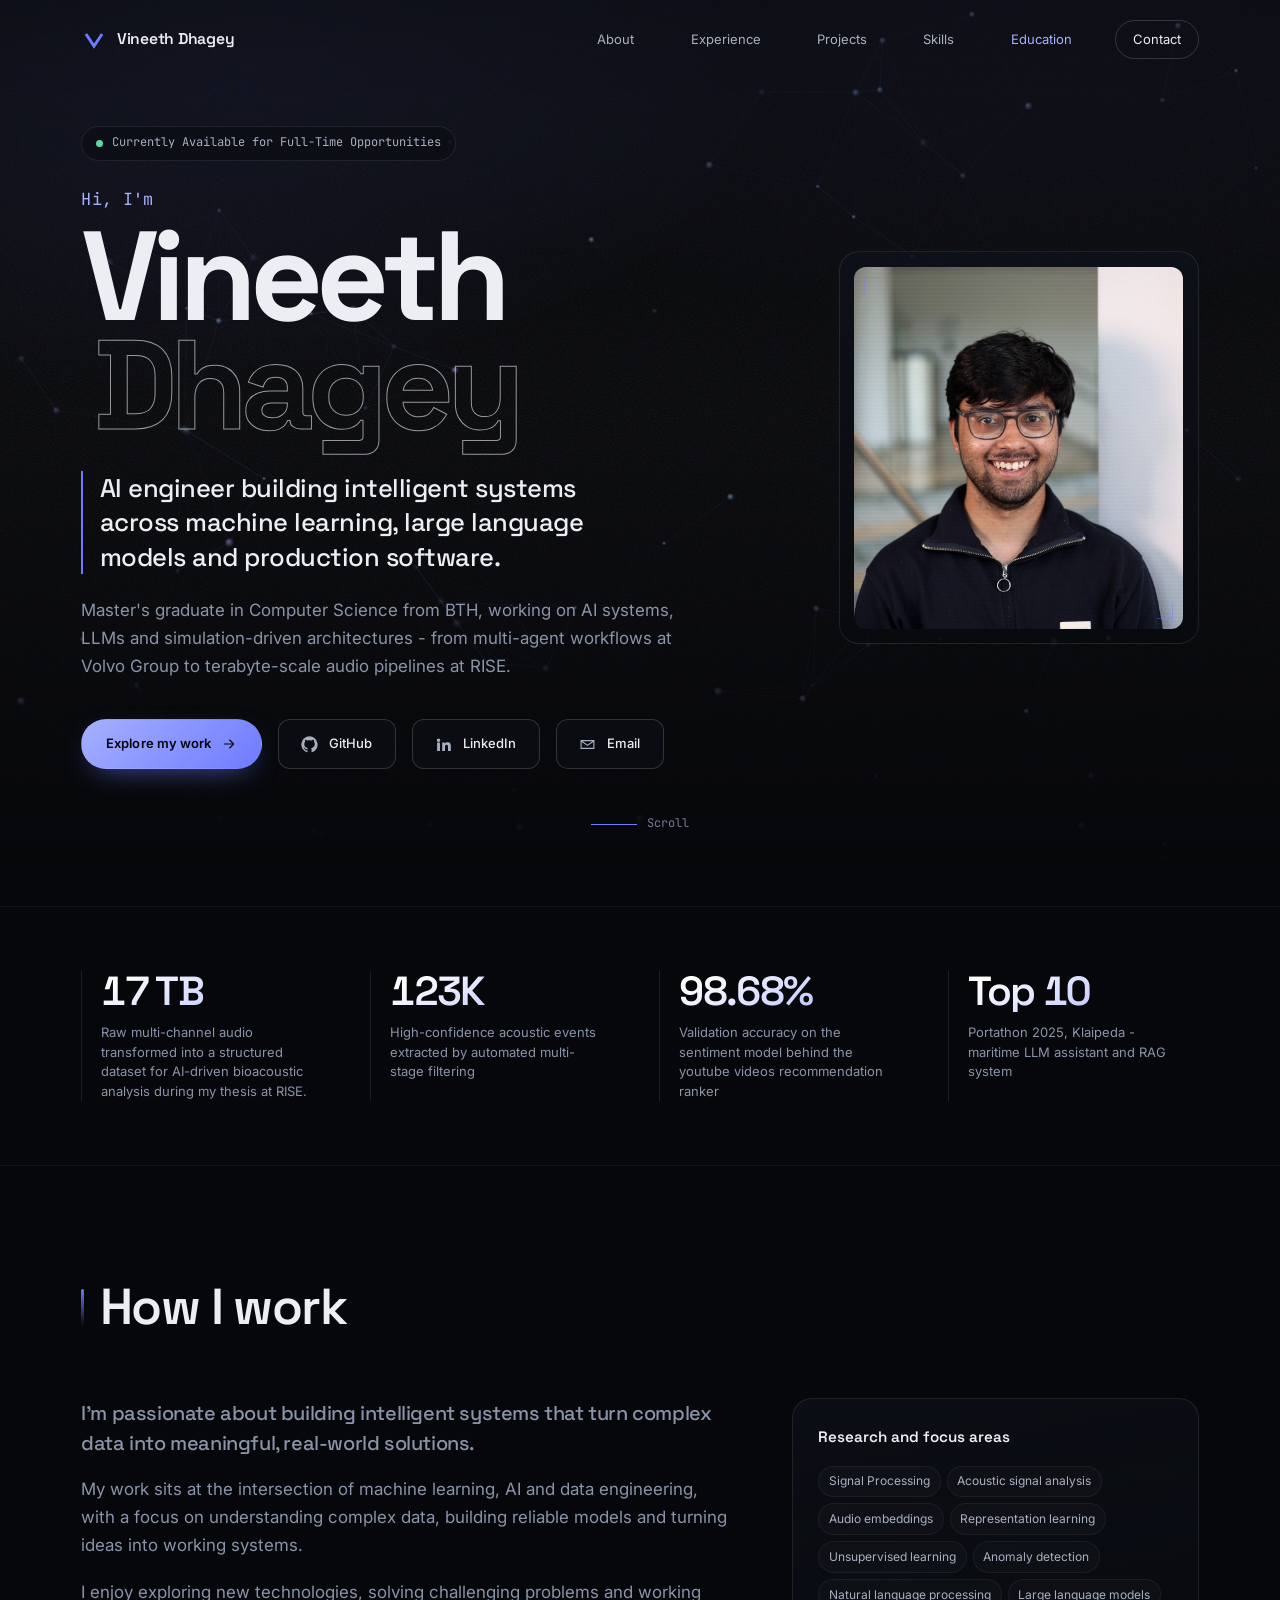
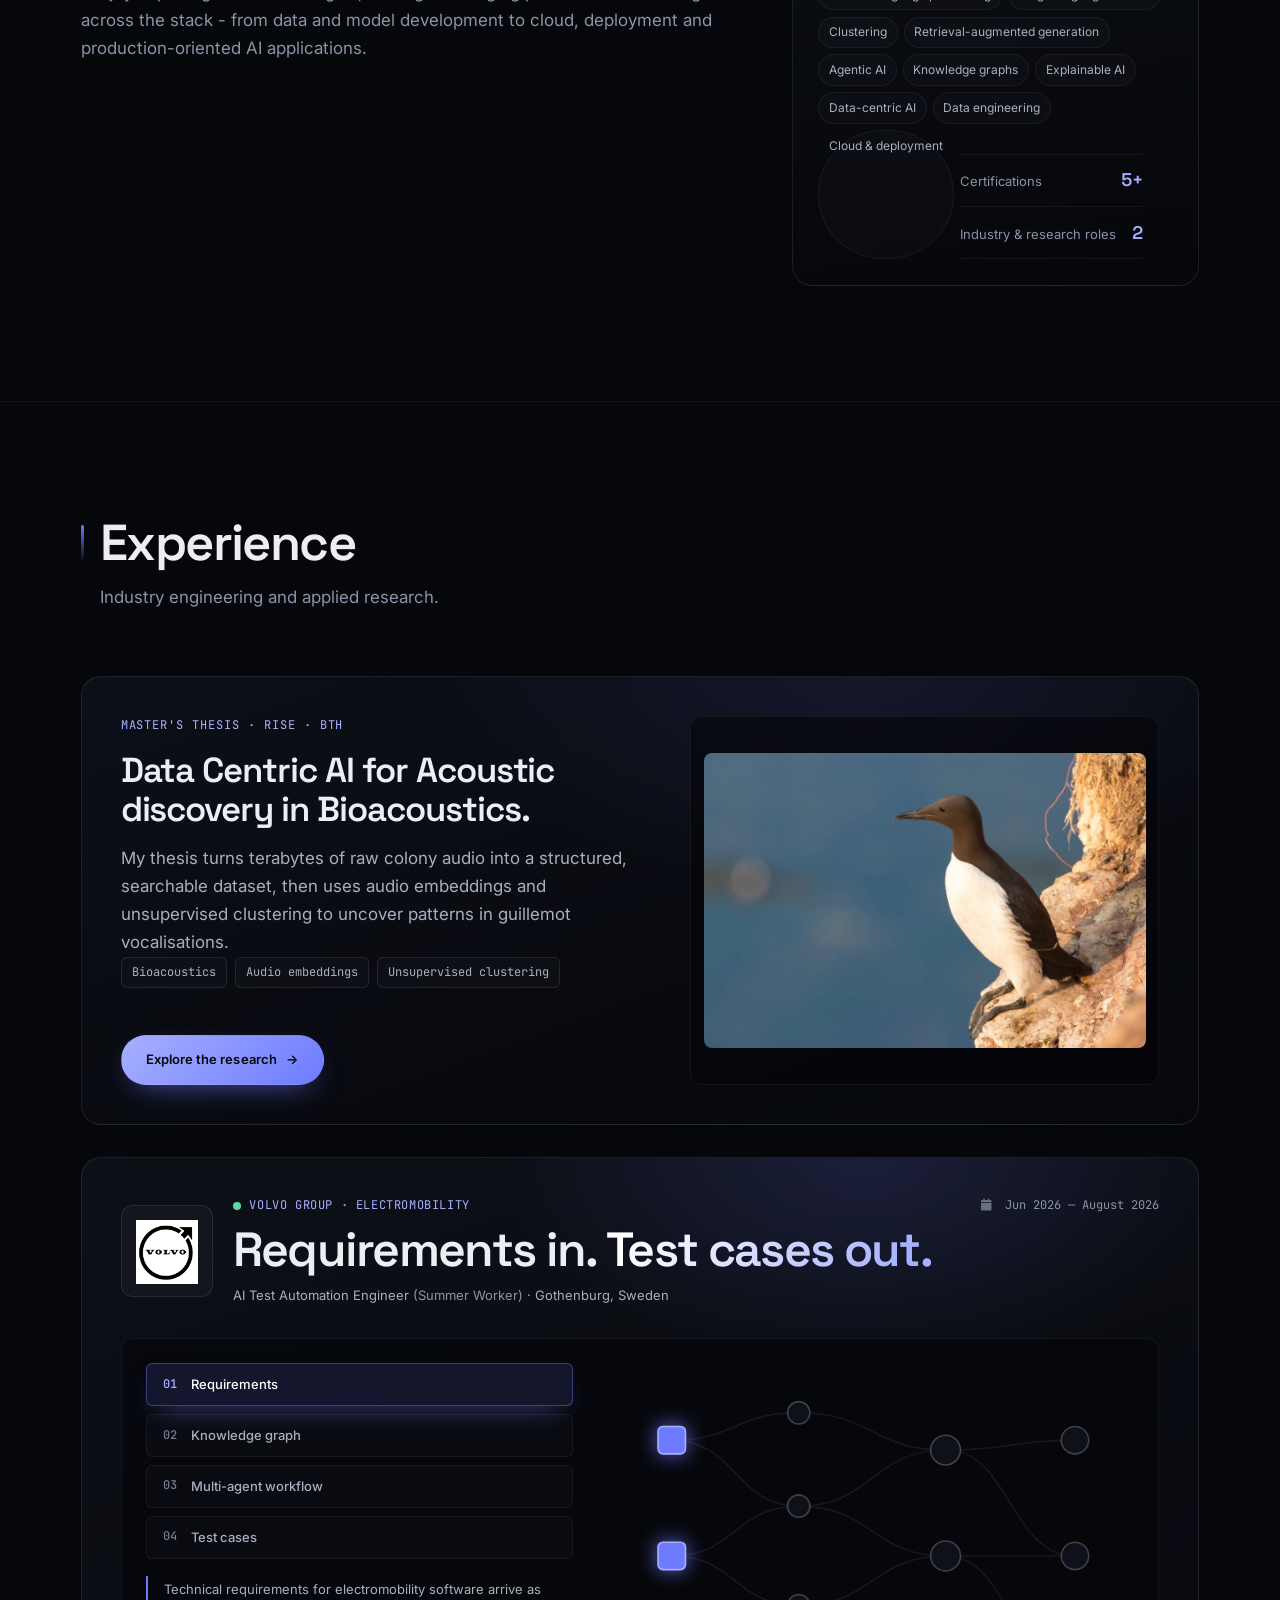
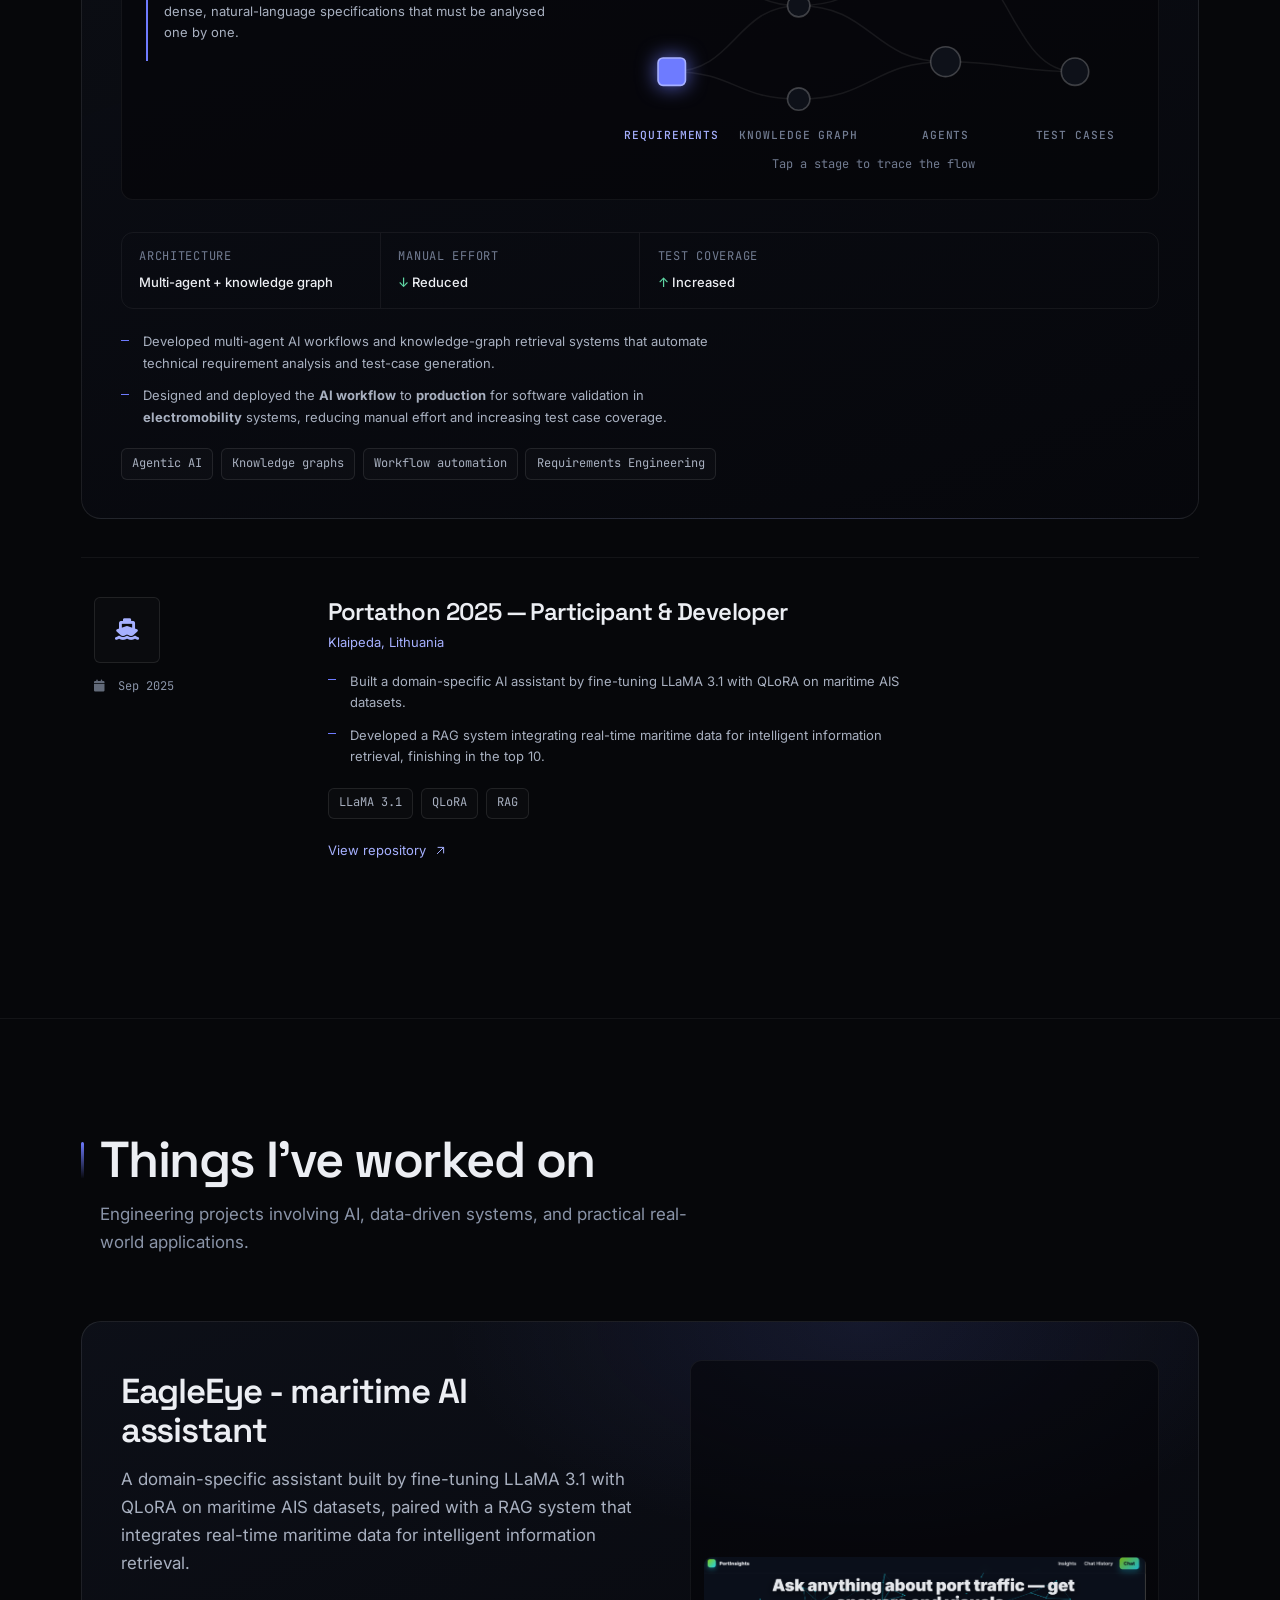
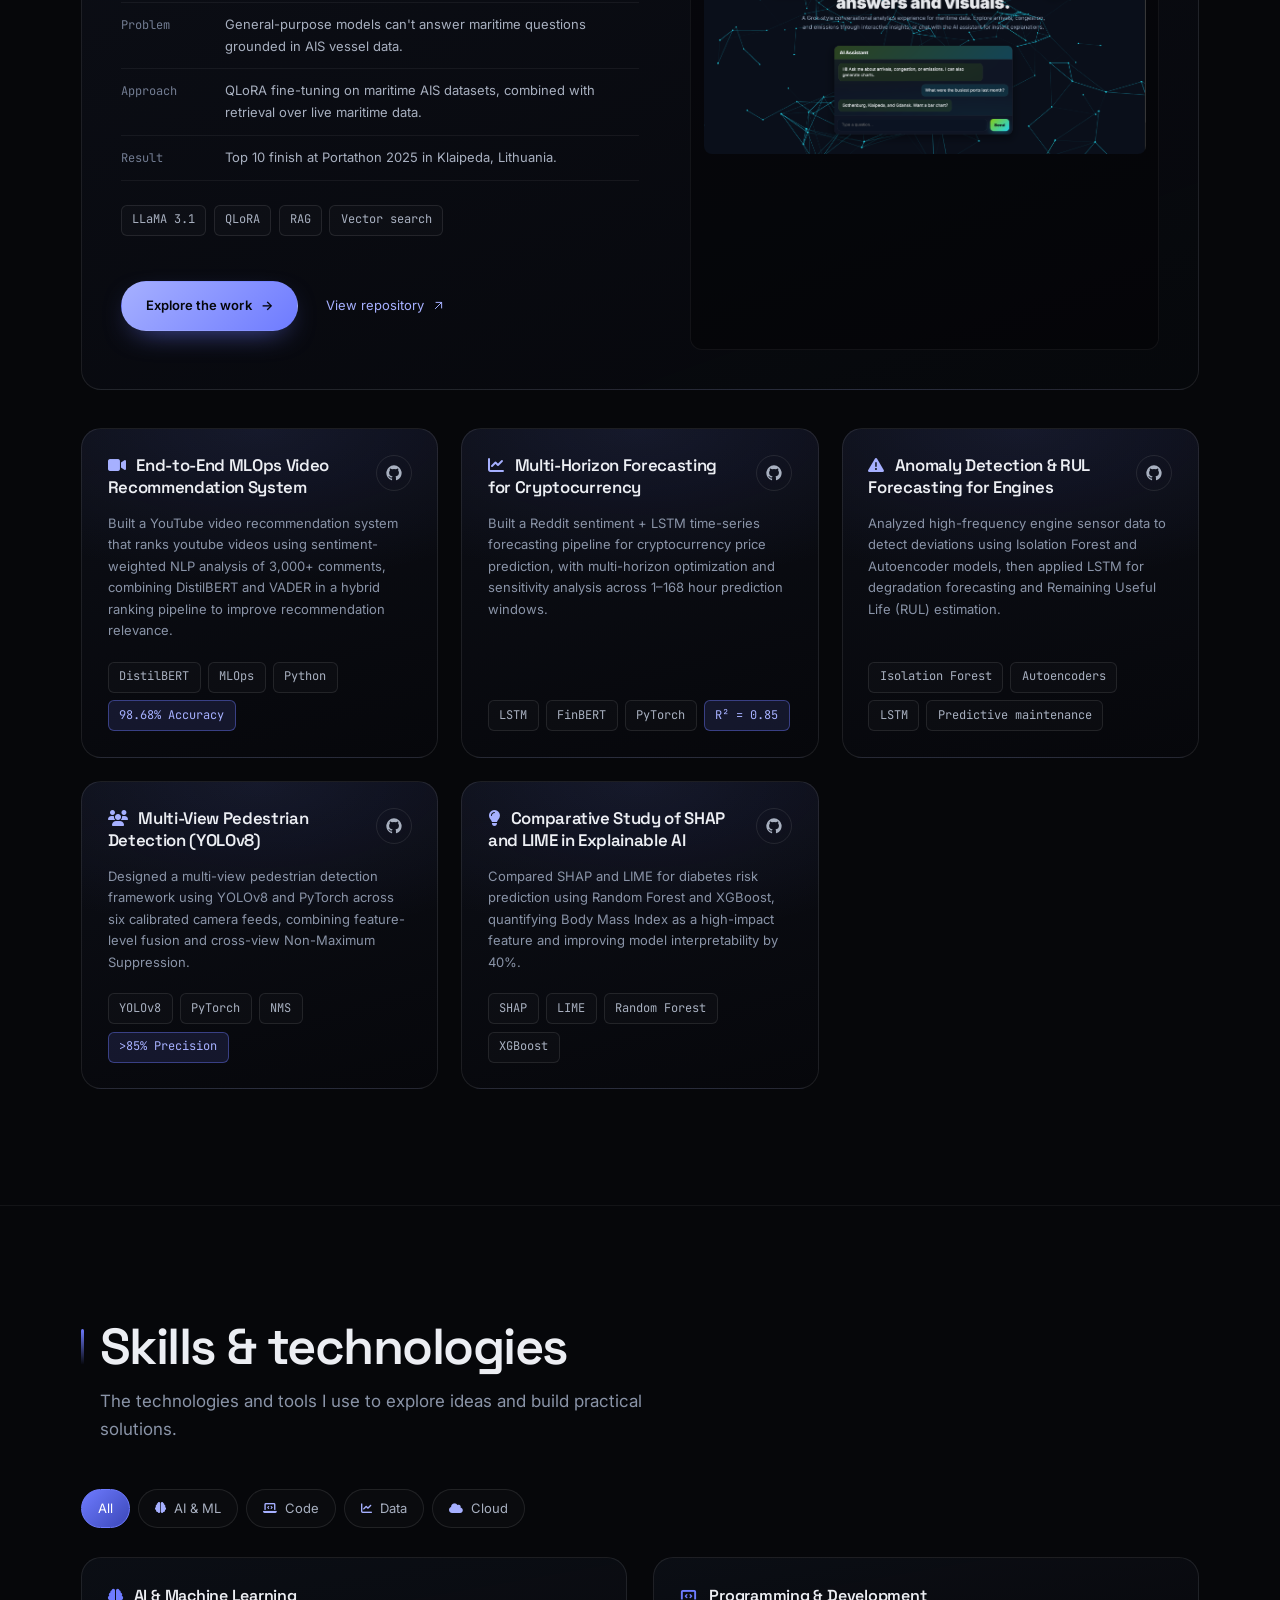
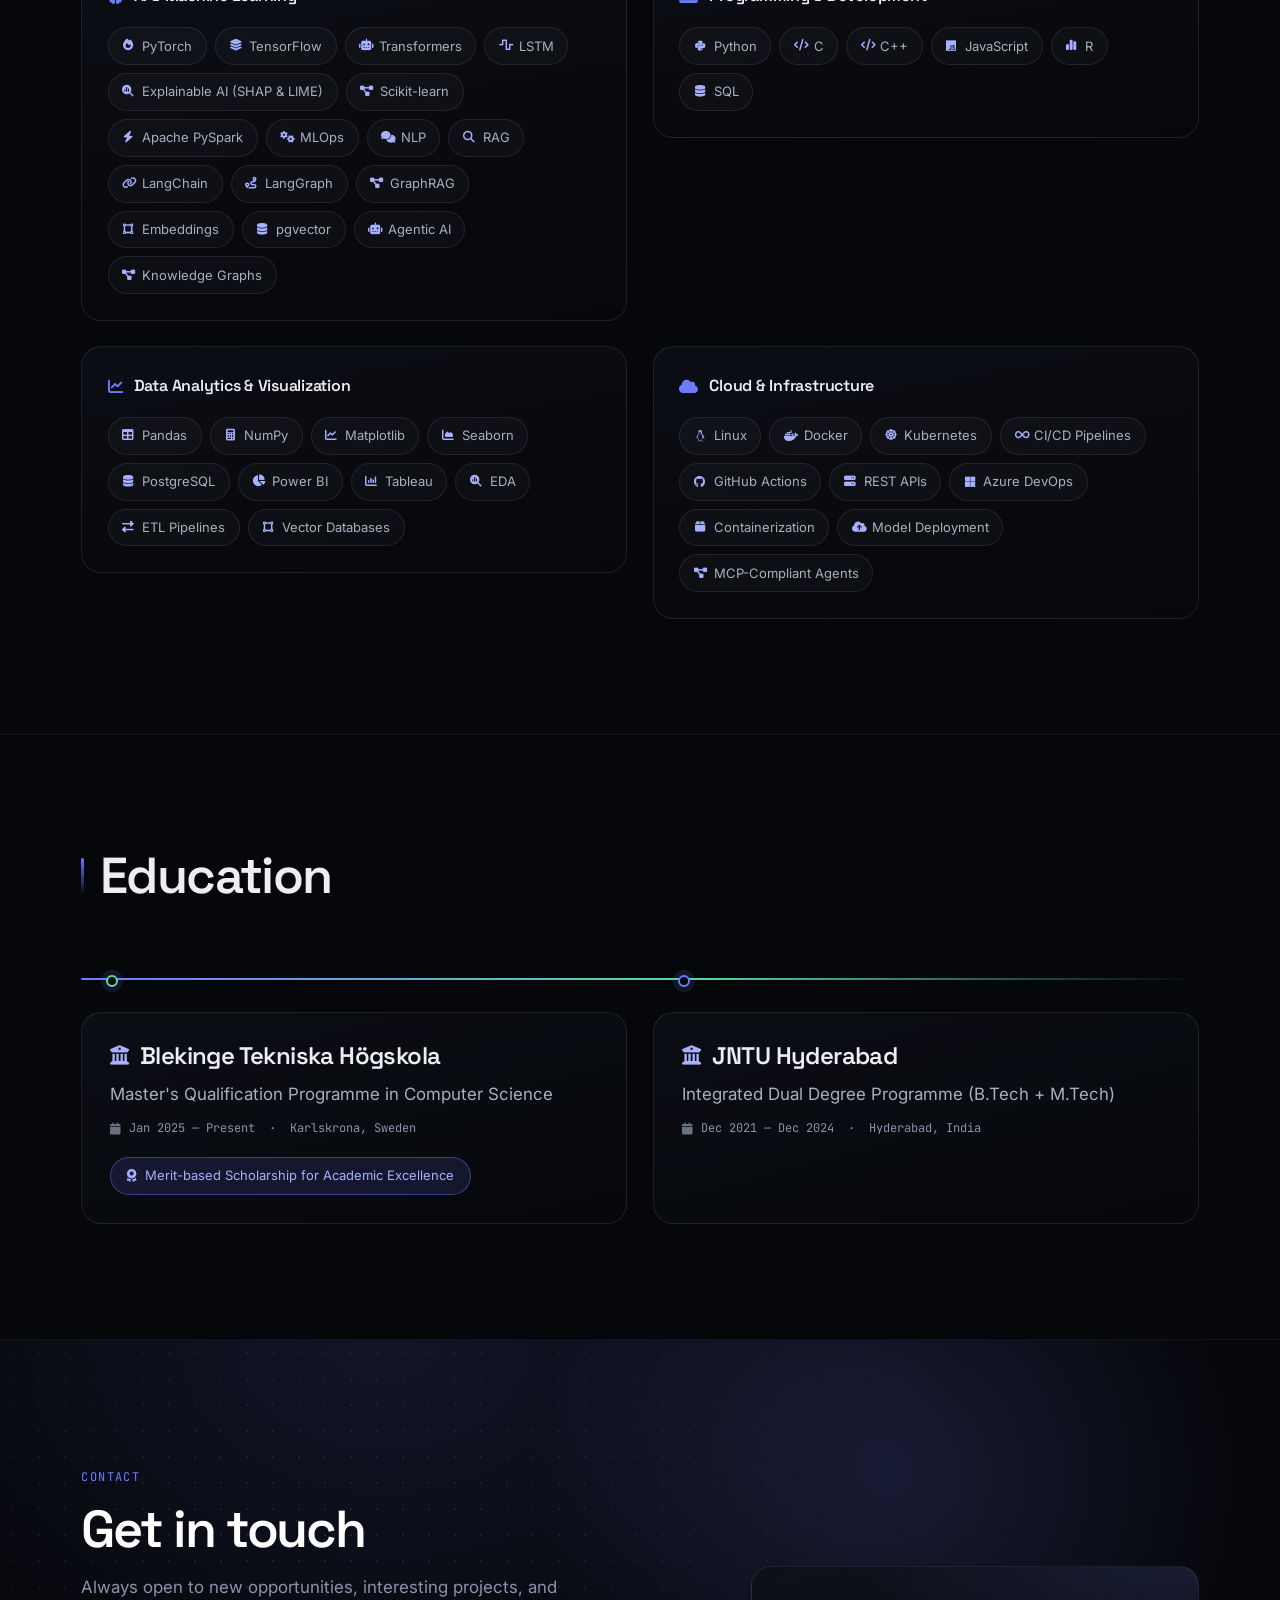
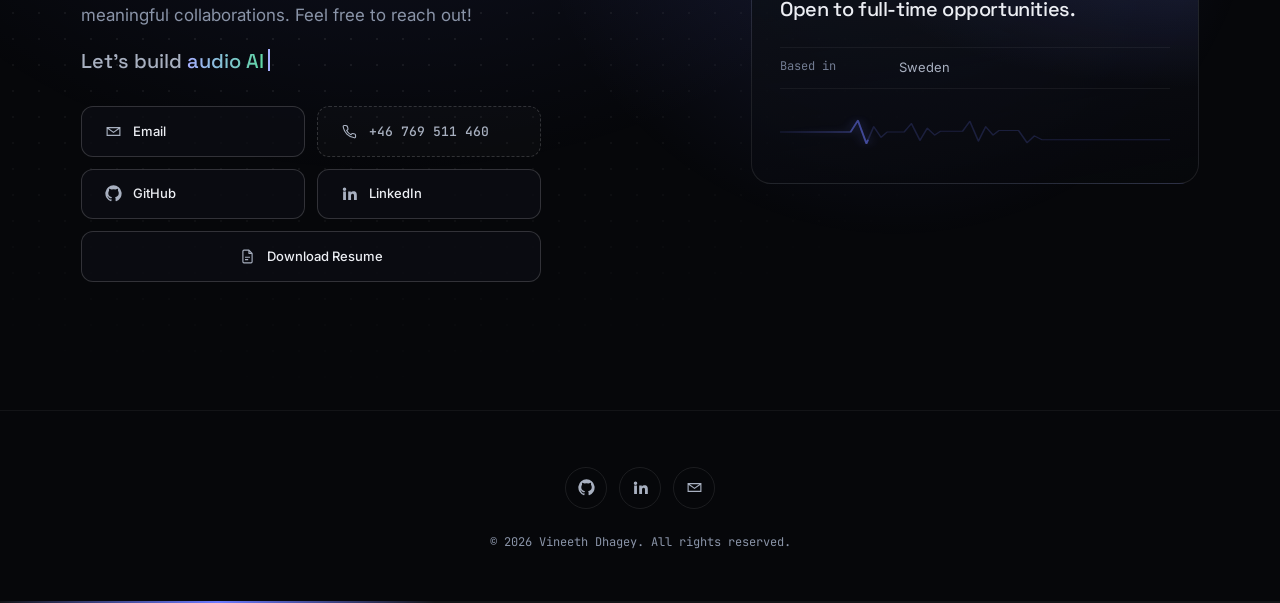
<file: index.html>
<!DOCTYPE html>
<html lang="en">
<head>
<meta charset="UTF-8">
<meta name="viewport" content="width=device-width, initial-scale=1, viewport-fit=cover">
<meta name="color-scheme" content="dark">
<meta name="theme-color" content="#06070A">

<title>Vineeth Dhagey — AI Engineer | LLMs, Agentic AI & Machine Learning</title>
<meta name="description" content="Vineeth Dhagey is an AI engineer working across machine learning, large language models and production software — multi-agent workflows at Volvo Group, terabyte-scale audio pipelines at RISE, and applied ML research.">
<meta name="author" content="Vineeth Dhagey">
<link rel="canonical" href="https://vineethdhagey.com">

<meta property="og:type" content="website">
<meta property="og:site_name" content="Vineeth Dhagey">
<meta property="og:title" content="Vineeth Dhagey — AI Engineer">
<meta property="og:description" content="AI engineer building intelligent systems across machine learning, large language models and production software.">
<meta property="og:url" content="https://vineethdhagey.com">
<meta property="og:image" content="https://vineethdhagey.com/profile.png">
<meta name="twitter:card" content="summary_large_image">
<meta name="twitter:title" content="Vineeth Dhagey — AI Engineer">
<meta name="twitter:description" content="AI engineer building intelligent systems across machine learning, large language models and production software.">
<meta name="twitter:image" content="https://vineethdhagey.com/profile.png">

<link rel="icon" href="data:image/svg+xml,%3Csvg xmlns='http://www.w3.org/2000/svg' viewBox='0 0 64 64'%3E%3Crect width='64' height='64' rx='14' fill='%2306070A'/%3E%3Cpath d='M16 20 L32 46 L48 20' fill='none' stroke='%236E7BFF' stroke-width='6' stroke-linecap='square'/%3E%3C/svg%3E">

<link rel="preconnect" href="https://fonts.googleapis.com">
<link rel="preconnect" href="https://fonts.gstatic.com" crossorigin>
<link rel="stylesheet" href="https://fonts.googleapis.com/css2?family=Space+Grotesk:wght@500;600;700&family=Inter:wght@400;500;600&family=JetBrains+Mono:wght@400;500&display=swap">
<link rel="stylesheet" href="https://cdnjs.cloudflare.com/ajax/libs/font-awesome/6.4.0/css/all.min.css">
<link rel="stylesheet" href="styles.css">

<script type="application/ld+json">
{
  "@context": "https://schema.org",
  "@type": "Person",
  "name": "Vineeth Dhagey",
  "jobTitle": "AI Engineer",
  "email": "mailto:dhageyvineeth@gmail.com",
  "telephone": "+46769511460",
  "url": "https://vineethdhagey.com",
  "alumniOf": [
    { "@type": "CollegeOrUniversity", "name": "Blekinge Tekniska Högskola" },
    { "@type": "CollegeOrUniversity", "name": "JNTU Hyderabad" }
  ],
  "knowsAbout": ["Machine Learning", "Large Language Models", "Agentic AI", "Retrieval-Augmented Generation", "Data-Centric AI", "Anomaly Detection", "Computer Vision"],
  "sameAs": [
    "https://github.com/vineethdhagey",
    "https://www.linkedin.com/in/vineeth-dhagey-0336b4226/"
  ]
}
</script>
</head>

<body>
<a class="skip-link" href="#main">Skip to content</a>

<canvas class="bg-field" id="signalField" aria-hidden="true"></canvas>

<svg class="sprite" aria-hidden="true" focusable="false" xmlns="http://www.w3.org/2000/svg">
  <symbol id="i-github" viewBox="0 0 24 24"><path fill="currentColor" d="M12 .5a11.5 11.5 0 0 0-3.64 22.42c.58.1.79-.25.79-.56v-2.2c-3.2.7-3.88-1.36-3.88-1.36-.53-1.34-1.29-1.7-1.29-1.7-1.05-.72.08-.7.08-.7 1.16.08 1.77 1.2 1.77 1.2 1.03 1.77 2.7 1.26 3.36.96.1-.75.4-1.26.73-1.55-2.56-.29-5.25-1.28-5.25-5.7 0-1.26.45-2.29 1.19-3.1-.12-.29-.52-1.46.11-3.05 0 0 .97-.31 3.18 1.18a11 11 0 0 1 5.79 0c2.2-1.49 3.17-1.18 3.17-1.18.63 1.59.23 2.76.12 3.05.74.81 1.18 1.84 1.18 3.1 0 4.43-2.69 5.41-5.26 5.69.41.36.78 1.06.78 2.14v3.17c0 .31.21.67.8.56A11.5 11.5 0 0 0 12 .5Z"/></symbol>
  <symbol id="i-linkedin" viewBox="0 0 24 24"><path fill="currentColor" d="M4.98 3.5a2.5 2.5 0 1 1 0 5 2.5 2.5 0 0 1 0-5ZM3 9h4v12H3V9Zm7 0h3.8v1.64h.05A4.17 4.17 0 0 1 17.6 8.7c4 0 4.74 2.5 4.74 5.76V21h-4v-5.66c0-1.35-.03-3.09-1.94-3.09-1.94 0-2.24 1.47-2.24 2.99V21h-4V9Z"/></symbol>
  <symbol id="i-mail" viewBox="0 0 24 24"><path fill="none" stroke="currentColor" stroke-width="1.6" d="M3 6.5h18v11H3zM3.4 7l8.6 6.2L20.6 7"/></symbol>
  <symbol id="i-phone" viewBox="0 0 24 24"><path fill="none" stroke="currentColor" stroke-width="1.6" stroke-linejoin="round" d="M7.2 3.5H4.4c-.8 0-1.4.7-1.3 1.5C4 13 10.9 19.9 19 20.9c.8.1 1.5-.5 1.5-1.3v-2.8c0-.6-.4-1.2-1-1.3l-3-.7c-.5-.1-1.1.1-1.4.5l-1 1.3a14.5 14.5 0 0 1-6.1-6.1l1.3-1c.4-.3.6-.9.5-1.4l-.7-3c-.1-.6-.7-1-1.3-1Z"/></symbol>
  <symbol id="i-doc" viewBox="0 0 24 24"><path fill="none" stroke="currentColor" stroke-width="1.6" stroke-linejoin="round" d="M14 3H7a1.5 1.5 0 0 0-1.5 1.5v15A1.5 1.5 0 0 0 7 21h10a1.5 1.5 0 0 0 1.5-1.5V7.5L14 3Zm0 0v4.5h4.5M8.5 13h7M8.5 16.5h4.5"/></symbol>
  <symbol id="i-arrow" viewBox="0 0 24 24"><path fill="none" stroke="currentColor" stroke-width="1.6" stroke-linecap="round" stroke-linejoin="round" d="M5 12h14m-6-6 6 6-6 6"/></symbol>
  <symbol id="i-arrow-ne" viewBox="0 0 24 24"><path fill="none" stroke="currentColor" stroke-width="1.6" stroke-linecap="round" stroke-linejoin="round" d="M7 17 17 7M8 7h9v9"/></symbol>
  <symbol id="i-arrow-up" viewBox="0 0 24 24"><path fill="none" stroke="currentColor" stroke-width="1.6" stroke-linecap="round" stroke-linejoin="round" d="M12 19V5m-6 6 6-6 6 6"/></symbol>
</svg>

<div class="cursor" id="cursor" aria-hidden="true">
  <div class="cursor__dot"></div>
  <div class="cursor__ring"><span class="cursor__label"></span></div>
</div>

<header class="nav" id="nav">
  <div class="nav__inner">
    <a class="nav__logo" href="#top" aria-label="Vineeth Dhagey — back to top">
      <span class="nav__mark" aria-hidden="true">
        <svg viewBox="0 0 64 64" width="26" height="26"><path d="M14 20 L32 47 L50 20" fill="none" stroke="currentColor" stroke-width="7" stroke-linecap="square"/></svg>
      </span>
      <span class="nav__name">Vineeth Dhagey</span>
    </a>

    <nav class="nav__menu" id="navMenu" aria-label="Section navigation">
      <ul>
        <li><a class="nav__link" href="#about">About</a></li>
        <li><a class="nav__link" href="#experience">Experience</a></li>
        <li><a class="nav__link" href="#projects">Projects</a></li>
        <li><a class="nav__link" href="#skills">Skills</a></li>
        <li><a class="nav__link" href="#education">Education</a></li>
      </ul>
      <a class="nav__cta" href="#contact">Contact</a>
    </nav>

    <button class="nav__toggle" id="navToggle" aria-expanded="false" aria-controls="navMenu" aria-label="Open menu">
      <span></span><span></span>
    </button>
  </div>
</header>

<main id="main">

  <!-- ══════════════ HERO ══════════════ -->
  <section class="hero" id="top">
    <div class="hero__veil" aria-hidden="true"></div>

    <div class="shell hero__shell">
      <div class="hero__body">
        <p class="hero__status stagger" data-stagger="1">
          <span class="pulse" aria-hidden="true"></span>
          Currently Available for Full-Time Opportunities
        </p>

        <p class="hero__greeting"><span id="typedGreeting">Hi, I'm</span></p>

        <h1 class="hero__name" id="heroName">
          <span class="hero__line" data-line="Vineeth"><span class="hero__linetext">Vineeth</span></span>
          <span class="hero__line hero__line--outline" data-line="Dhagey"><span class="hero__linetext">Dhagey</span></span>
        </h1>

        <p class="hero__claim stagger" data-stagger="3">
          AI engineer building intelligent systems across machine&nbsp;learning,
          large language models and production software.
        </p>

        <p class="hero__lede stagger" data-stagger="4">
          Master's graduate in Computer Science from BTH, working on AI systems, LLMs
          and simulation-driven architectures - from multi-agent workflows at Volvo Group
          to terabyte-scale audio pipelines at RISE.
        </p>

        <div class="hero__actions stagger" data-stagger="5">
          <a class="btn btn--solid magnetic" href="#projects" data-cursor="explore">
            Explore my work
            <svg class="btn__icon" aria-hidden="true"><use href="#i-arrow"/></svg>
          </a>
          <a class="cbtn magnetic" href="https://github.com/vineethdhagey" target="_blank" rel="noopener noreferrer">
            <svg aria-hidden="true"><use href="#i-github"/></svg> GitHub
          </a>
          <a class="cbtn magnetic" href="https://www.linkedin.com/in/vineeth-dhagey-0336b4226/" target="_blank" rel="noopener noreferrer">
            <svg aria-hidden="true"><use href="#i-linkedin"/></svg> LinkedIn
          </a>
          <a class="cbtn magnetic" href="mailto:dhageyvineeth@gmail.com">
            <svg aria-hidden="true"><use href="#i-mail"/></svg> Email
          </a>
        </div>
      </div>

      <aside class="plate stagger" data-stagger="4">
        <div class="plate__frame">
          <!-- Replace profile.png with your own photo (keep the same filename). -->
          <img src="profile.png" alt="Vineeth Dhagey" width="500" height="500" loading="eager" decoding="async">
          <span class="plate__scan" aria-hidden="true"></span>
          <span class="plate__corner plate__corner--tl" aria-hidden="true"></span>
          <span class="plate__corner plate__corner--br" aria-hidden="true"></span>
        </div>
      </aside>
    </div>

    <a class="hero__scroll" href="#impact" aria-label="Scroll to highlights">
      <span class="hero__scrollrail" aria-hidden="true"><i></i></span>
      Scroll
    </a>
  </section>

  <!-- ══════════════ IMPACT ══════════════ -->
  <section class="impact" id="impact" aria-label="Selected results">
    <div class="shell">
      <ul class="impact__row">
        <li class="impact__item reveal">
          <span class="impact__value" data-count="17" data-suffix=" TB">17 TB</span>
          <span class="impact__label">Raw multi-channel audio transformed into a structured dataset for AI-driven bioacoustic analysis during my thesis at RISE.</span>
        </li>
        <li class="impact__item reveal">
          <span class="impact__value" data-count="123" data-suffix="K">123K</span>
          <span class="impact__label">High-confidence acoustic events extracted by automated multi-stage filtering</span>
        </li>
        <li class="impact__item reveal">
          <span class="impact__value" data-count="98.68" data-decimals="2" data-suffix="%">98.68%</span>
          <span class="impact__label">Validation accuracy on the sentiment model behind the youtube videos recommendation ranker</span>
        </li>
        <li class="impact__item reveal">
          <span class="impact__value">Top 10</span>
          <span class="impact__label">Portathon 2025, Klaipeda - maritime LLM assistant and RAG system</span>
        </li>
      </ul>
    </div>
  </section>

  <!-- ══════════════ ABOUT ══════════════ -->
  <section class="section" id="about">
    <div class="shell">
      <header class="head reveal">
        <h2 class="head__title">How I work</h2>
      </header>

      <div class="about">
        <div class="about__prose reveal">
          <p class="about__lead">
            I’m passionate about building intelligent systems that turn complex data into meaningful, real-world solutions.
          </p>
          <p>
            My work sits at the intersection of machine learning, AI and data engineering,
            with a focus on understanding complex data, building reliable models and turning ideas into
            working systems.
          </p>
          <p>
           I enjoy exploring new technologies, solving challenging problems and working across the stack -
           from data and model development to cloud, deployment and production-oriented AI applications.
          </p>
        </div>

        <aside class="about__side reveal" aria-label="Research and focus areas">
  <h3 class="about__sidetitle">Research and focus areas</h3>
  <ul class="chips">
    <li>Signal Processing</li><li>Acoustic signal analysis</li><li>Audio embeddings</li>
    <li>Representation learning</li><li>Unsupervised learning</li><li>Anomaly detection</li>
    <li>Natural language processing</li><li>Large language models</li><li>Clustering</li>
    <li>Retrieval-augmented generation</li><li>Agentic AI</li><li>Knowledge graphs</li>
    <li>Explainable AI</li><li>Data-centric AI</li>
    <li>Data engineering</li><li>Cloud & deployment</li>
          <dl class="about__counts">
            <div><dt>Certifications</dt><dd data-count="5" data-suffix="+">5+</dd></div>
            <div><dt>Industry &amp; research roles</dt><dd data-count="2">2</dd></div>
          </dl>
        </aside>
      </div>
    </div>
  </section>

  <!-- ══════════════ EXPERIENCE ══════════════ -->
  <section class="section section--rule" id="experience">
    <div class="shell">
      <header class="head reveal">
        <h2 class="head__title">Experience</h2>
        <p class="head__note">Industry engineering and applied research.</p>
      </header>

      
       <article class="feature thesis-teaser reveal" data-glow>
          <div class="feature__meta">
            <p class="thesis-eyebrow">Master's thesis · RISE · BTH</p>
            <h3 class="feature__title">Data Centric AI for Acoustic discovery in Bioacoustics.</h3>
            <p class="feature__text">My thesis turns terabytes of raw colony audio into a structured, searchable dataset, then uses audio embeddings and unsupervised clustering to uncover patterns in guillemot vocalisations.</p>
            <ul class="tags"><li>Bioacoustics</li><li>Audio embeddings</li><li>Unsupervised clustering</li></ul>
            <a class="btn btn--solid magnetic" href="thesis.html" data-cursor="explore"><span>Explore the research</span><span aria-hidden="true">→</span></a>
          </div>
          <div class="feature__visual">
            <img class="feature__img" src="guillemot.jpg" alt="Common guillemot on a colony cliff" loading="lazy" decoding="async">
          </div>
        </article>
      
      
      
      
      
      
      
      <div class="roles">
        <article class="vx reveal" id="volvoRole">
          <div class="vx__glow" aria-hidden="true"></div>
          <header class="vx__head">
            <span class="vx__mark"><img src="volvo-logo.png" alt="Volvo Group logo"></span>
            <div class="vx__meta">
              <p class="vx__eyebrow"><span class="vx__live"></span> Volvo Group · Electromobility</p>
              <h3 class="vx__title">Requirements in. <em>Test cases out.</em></h3>
              <p class="vx__role">AI Test Automation Engineer <span>(Summer Worker)</span> · Gothenburg, Sweden</p>
            </div>
            <span class="role__date vx__date"><i class="fas fa-calendar" aria-hidden="true"></i> Jun 2026 — August 2026</span>
          </header>

          <div class="vx__stage">
            <div class="vx__steps" role="tablist" aria-label="Workflow stages">
              <button class="vx__step is-on" role="tab" aria-selected="true" data-step="0"><b>01</b><span>Requirements</span></button>
              <button class="vx__step" role="tab" aria-selected="false" data-step="1"><b>02</b><span>Knowledge graph</span></button>
              <button class="vx__step" role="tab" aria-selected="false" data-step="2"><b>03</b><span>Multi-agent workflow</span></button>
              <button class="vx__step" role="tab" aria-selected="false" data-step="3"><b>04</b><span>Test cases</span></button>
              <p class="vx__desc" id="vxDesc" aria-live="polite"></p>
            </div>
            <div class="vx__viz">
              <svg id="vxGraph" viewBox="0 0 420 310" role="img" aria-label="Animated diagram: requirements flow through a knowledge graph and agents into test cases"></svg>
              <p class="vx__hint">Tap a stage to trace the flow</p>
            </div>
          </div>

          <dl class="vx__facts">
            <div><dt>Architecture</dt><dd>Multi-agent + knowledge graph</dd></div>
            <div><dt>Manual effort</dt><dd class="vx__down">Reduced</dd></div>
            <div><dt>Test coverage</dt><dd class="vx__up">Increased</dd></div>
          </dl>

          <ul class="role__points">
            <li>Developed multi-agent AI workflows and knowledge-graph retrieval systems that automate technical requirement analysis and test-case generation.</li>
            <li>Designed and deployed the <strong>AI workflow</strong> to <strong>production</strong> for software validation in <strong>electromobility</strong> systems, reducing manual effort and increasing test case coverage.</li>
          </ul>
          <ul class="tags"><li>Agentic AI</li><li>Knowledge graphs</li><li>Workflow automation</li><li>Requirements Engineering</li></ul>
        </article>

       

       

        <article class="role reveal">
          <div class="role__rail">
            <span class="role__mark role__mark--icon"><i class="fas fa-ship" aria-hidden="true"></i></span>
            <span class="role__date"><i class="fas fa-calendar" aria-hidden="true"></i> Sep 2025</span>
          </div>
          <div class="role__body">
            <h3 class="role__title">Portathon 2025 — Participant &amp; Developer</h3>
            <p class="role__org">Klaipeda, Lithuania</p>
            <ul class="role__points">
              <li>Built a domain-specific AI assistant by fine-tuning LLaMA 3.1 with QLoRA on maritime AIS datasets.</li>
              <li>Developed a RAG system integrating real-time maritime data for intelligent information retrieval, finishing in the top 10.</li>
            </ul>
            <ul class="tags"><li>LLaMA 3.1</li><li>QLoRA</li><li>RAG</li></ul>
            <a class="linkout magnetic" data-cursor="repo" href="https://github.com/vineethdhagey/Eagleeye" target="_blank" rel="noopener noreferrer">
              View repository
              <svg aria-hidden="true"><use href="#i-arrow-ne"/></svg>
            </a>
          </div>
        </article>
      </div>
    </div>
  </section>

  <!-- ══════════════ PROJECTS ══════════════ -->
  <section class="section section--rule" id="projects">
    <div class="shell">
      <header class="head reveal">
        <h2 class="head__title">Things I've worked on</h2>
        <p class="head__note">Engineering projects involving AI, data-driven systems, and practical real-world applications.</p>
      </header>

      <!-- Featured -->
      <article class="feature reveal" data-glow>
        <div class="feature__meta">
          <h3 class="feature__title">EagleEye - maritime AI assistant</h3>
          <p class="feature__text">
            A domain-specific assistant built by fine-tuning LLaMA 3.1 with QLoRA on maritime AIS
            datasets, paired with a RAG system that integrates real-time maritime data for
            intelligent information retrieval.
          </p>
          <dl class="feature__facts">
            <div><dt>Problem</dt><dd>General-purpose models can't answer maritime questions grounded in AIS vessel data.</dd></div>
            <div><dt>Approach</dt><dd>QLoRA fine-tuning on maritime AIS datasets, combined with retrieval over live maritime data.</dd></div>
            <div><dt>Result</dt><dd>Top 10 finish at Portathon 2025 in Klaipeda, Lithuania.</dd></div>
          </dl>
          <ul class="tags">
            <li>LLaMA 3.1</li><li>QLoRA</li><li>RAG</li><li>Vector search</li>
          </ul>
          <a class="btn btn--solid magnetic" href="eagleeye.html" data-cursor="explore" style="margin:1.4rem 1.4rem 1.2rem 0"><span>Explore the work</span><span aria-hidden="true">→</span></a>
          <a class="linkout magnetic" data-cursor="repo" href="https://github.com/vineethdhagey/Eagleeye" target="_blank" rel="noopener noreferrer">
            View repository
            <svg aria-hidden="true"><use href="#i-arrow-ne"/></svg>
          </a>
        </div>

        <div class="feature__visual">
          <img class="feature__img" src="portathon.png" alt="EagleEye maritime AI assistant — PortInsights chat interface screenshot" loading="lazy" decoding="async">
        </div>
      </article>

      <!-- Project cards -->
      <div class="cards">
        <article class="card reveal" data-glow>
          <div class="card__top">
            <h3 class="card__title"><i class="fas fa-video" aria-hidden="true"></i> End-to-End MLOps Video Recommendation System</h3>
            <a class="card__repo" data-cursor="repo" href="https://github.com/vineethdhagey/youtube-search-engine" target="_blank" rel="noopener noreferrer" aria-label="End-to-End MLOps Video Recommendation System on GitHub">
              <svg aria-hidden="true"><use href="#i-github"/></svg>
            </a>
          </div>
          <p class="card__text">Built a YouTube video recommendation system that ranks youtube videos using sentiment-weighted NLP analysis of 3,000+ comments, combining DistilBERT and VADER in a hybrid ranking pipeline to improve recommendation relevance.</p>
          <ul class="tags">
            <li>DistilBERT</li><li>MLOps</li><li>Python</li><li class="tag--metric">98.68% Accuracy</li>
          </ul>
        </article>

        <article class="card reveal" data-glow>
          <div class="card__top">
            <h3 class="card__title"><i class="fas fa-chart-line" aria-hidden="true"></i> Multi-Horizon Forecasting for Cryptocurrency</h3>
            <a class="card__repo" data-cursor="repo" href="https://github.com/vineethdhagey/BTC-prediction" target="_blank" rel="noopener noreferrer" aria-label="Multi-Horizon Forecasting for Cryptocurrency on GitHub">
              <svg aria-hidden="true"><use href="#i-github"/></svg>
            </a>
          </div>
          <p class="card__text">Built a Reddit sentiment + LSTM time-series forecasting pipeline for cryptocurrency price prediction, with multi-horizon optimization and sensitivity analysis across 1–168 hour prediction windows.</p>
          <ul class="tags">
            <li>LSTM</li><li>FinBERT</li><li>PyTorch</li><li class="tag--metric">R² = 0.85</li>
          </ul>
        </article>

        <article class="card reveal" data-glow>
          <div class="card__top">
            <h3 class="card__title"><i class="fas fa-triangle-exclamation" aria-hidden="true"></i> Anomaly Detection &amp; RUL Forecasting for Engines</h3>
            <a class="card__repo" data-cursor="repo" href="https://github.com/vineethdhagey/anamolydetection.git" target="_blank" rel="noopener noreferrer" aria-label="Anomaly Detection and RUL Forecasting for Engines on GitHub">
              <svg aria-hidden="true"><use href="#i-github"/></svg>
            </a>
          </div>
          <p class="card__text">Analyzed high-frequency engine sensor data to detect deviations using Isolation Forest and Autoencoder models, then applied LSTM for degradation forecasting and Remaining Useful Life (RUL) estimation.</p>
          <ul class="tags">
            <li>Isolation Forest</li><li>Autoencoders</li><li>LSTM</li><li>Predictive maintenance</li>
          </ul>
        </article>

        <article class="card reveal" data-glow>
          <div class="card__top">
            <h3 class="card__title"><i class="fas fa-users" aria-hidden="true"></i> Multi-View Pedestrian Detection (YOLOv8)</h3>
            <a class="card__repo" data-cursor="repo" href="https://github.com/vineethdhagey/pedestriandetection.git" target="_blank" rel="noopener noreferrer" aria-label="Multi-View Pedestrian Detection on GitHub">
              <svg aria-hidden="true"><use href="#i-github"/></svg>
            </a>
          </div>
          <p class="card__text">Designed a multi-view pedestrian detection framework using YOLOv8 and PyTorch across six calibrated camera feeds, combining feature-level fusion and cross-view Non-Maximum Suppression.</p>
          <ul class="tags">
            <li>YOLOv8</li><li>PyTorch</li><li>NMS</li><li class="tag--metric">&gt;85% Precision</li>
          </ul>
        </article>

        <article class="card reveal" data-glow>
          <div class="card__top">
            <h3 class="card__title"><i class="fas fa-lightbulb" aria-hidden="true"></i> Comparative Study of SHAP and LIME in Explainable AI</h3>
            <a class="card__repo" data-cursor="repo" href="https://github.com/vineethdhagey/rm-report" target="_blank" rel="noopener noreferrer" aria-label="Comparative Study of SHAP and LIME on GitHub">
              <svg aria-hidden="true"><use href="#i-github"/></svg>
            </a>
          </div>
          <p class="card__text">Compared SHAP and LIME for diabetes risk prediction using Random Forest and XGBoost, quantifying Body Mass Index as a high-impact feature and improving model interpretability by 40%.</p>
          <ul class="tags">
            <li>SHAP</li><li>LIME</li><li>Random Forest</li><li>XGBoost</li>
          </ul>
        </article>
      </div>
    </div>
  </section>

  <!-- ══════════════ SKILLS ══════════════ -->
  <section class="section section--rule" id="skills">
    <div class="shell">
      <header class="head reveal">
        <h2 class="head__title">Skills &amp; technologies</h2>
        <p class="head__note">The technologies and tools I use to explore ideas and build practical solutions.</p>
      </header>

      <div class="sk-bar reveal">
        <div class="sk-chips" role="group" aria-label="Filter skills by category">
          <button class="sk-chip is-on" type="button" data-f="all" aria-pressed="true">All</button>
          <button class="sk-chip" type="button" data-f="0" aria-pressed="false"><i class="fas fa-brain" aria-hidden="true"></i> AI &amp; ML</button>
          <button class="sk-chip" type="button" data-f="1" aria-pressed="false"><i class="fas fa-laptop-code" aria-hidden="true"></i> Code</button>
          <button class="sk-chip" type="button" data-f="2" aria-pressed="false"><i class="fas fa-chart-line" aria-hidden="true"></i> Data</button>
          <button class="sk-chip" type="button" data-f="3" aria-pressed="false"><i class="fas fa-cloud" aria-hidden="true"></i> Cloud</button>
        </div>
      </div>

      <div class="skills">
        <section class="skillset reveal">
          <h3><i class="fas fa-brain" aria-hidden="true"></i> AI &amp; Machine Learning</h3>
          <ul class="pills">
            <li><i class="fa-solid fa-fire" aria-hidden="true"></i> PyTorch</li>
<li><i class="fa-solid fa-layer-group" aria-hidden="true"></i> TensorFlow</li>
<li><i class="fa-solid fa-robot" aria-hidden="true"></i> Transformers</li>
<li><i class="fa-solid fa-wave-square" aria-hidden="true"></i> LSTM</li>
<li><i class="fa-solid fa-magnifying-glass-chart" aria-hidden="true"></i> Explainable AI (SHAP & LIME)</li>
<li><i class="fa-solid fa-diagram-project" aria-hidden="true"></i> Scikit-learn</li>
<li><i class="fa-solid fa-bolt" aria-hidden="true"></i> Apache PySpark</li>
<li><i class="fa-solid fa-gears" aria-hidden="true"></i> MLOps</li>
<li><i class="fa-solid fa-comments" aria-hidden="true"></i> NLP</li>
<li><i class="fa-solid fa-magnifying-glass" aria-hidden="true"></i> RAG</li>
<li><i class="fa-solid fa-link" aria-hidden="true"></i> LangChain</li>
<li><i class="fa-solid fa-route" aria-hidden="true"></i> LangGraph</li>
<li><i class="fa-solid fa-project-diagram" aria-hidden="true"></i> GraphRAG</li>
<li><i class="fa-solid fa-vector-square" aria-hidden="true"></i> Embeddings</li>
<li><i class="fa-solid fa-database" aria-hidden="true"></i> pgvector</li>
<li><i class="fa-solid fa-robot" aria-hidden="true"></i> Agentic AI</li>
<li><i class="fa-solid fa-diagram-project" aria-hidden="true"></i> Knowledge Graphs</li>
          </ul>
        </section>

        <section class="skillset reveal">
          <h3><i class="fas fa-laptop-code" aria-hidden="true"></i> Programming &amp; Development</h3>
          <ul class="pills">
            <li><i class="fa-brands fa-python" aria-hidden="true"></i> Python</li>
            <li><i class="fa-solid fa-code" aria-hidden="true"></i> C</li>
            <li><i class="fa-solid fa-code" aria-hidden="true"></i> C++</li>  
            <li><i class="fa-brands fa-js" aria-hidden="true"></i> JavaScript</li>
            <li><i class="fa-solid fa-chart-simple" aria-hidden="true"></i> R</li>            
            <li><i class="fa-solid fa-database" aria-hidden="true"></i> SQL</li>          
          </ul>
        </section>

        <section class="skillset reveal">
          <h3><i class="fas fa-chart-line" aria-hidden="true"></i> Data Analytics &amp; Visualization</h3>
          <ul class="pills">
            <li><i class="fa-solid fa-table" aria-hidden="true"></i> Pandas</li>
            <li><i class="fa-solid fa-calculator" aria-hidden="true"></i> NumPy</li>
            <li><i class="fa-solid fa-chart-line" aria-hidden="true"></i> Matplotlib</li>
            <li><i class="fa-solid fa-chart-area" aria-hidden="true"></i> Seaborn</li>
            <li><i class="fa-solid fa-database" aria-hidden="true"></i> PostgreSQL</li>
            <li><i class="fa-solid fa-chart-pie" aria-hidden="true"></i> Power BI</li>
            <li><i class="fa-solid fa-chart-column" aria-hidden="true"></i> Tableau</li>
            <li><i class="fa-solid fa-magnifying-glass-chart" aria-hidden="true"></i> EDA</li>
            <li><i class="fa-solid fa-right-left" aria-hidden="true"></i> ETL Pipelines</li>
            <li><i class="fa-solid fa-vector-square" aria-hidden="true"></i> Vector Databases</li>
          </ul>
        </section>

        <section class="skillset reveal">
          <h3><i class="fas fa-cloud" aria-hidden="true"></i> Cloud &amp; Infrastructure</h3>
          <ul class="pills">
            <li><i class="fa-brands fa-linux" aria-hidden="true"></i> Linux</li>
            <li><i class="fa-brands fa-docker" aria-hidden="true"></i> Docker</li>
            <li><i class="fa-solid fa-dharmachakra" aria-hidden="true"></i> Kubernetes</li>
            <li><i class="fa-solid fa-infinity" aria-hidden="true"></i> CI/CD Pipelines</li>
            <li><i class="fa-brands fa-github" aria-hidden="true"></i> GitHub Actions</li>
            <li><i class="fa-solid fa-server" aria-hidden="true"></i> REST APIs</li>
            <li><i class="fa-brands fa-microsoft" aria-hidden="true"></i> Azure DevOps</li>
            <li><i class="fa-solid fa-box" aria-hidden="true"></i> Containerization</li>
            <li><i class="fa-solid fa-cloud-arrow-up" aria-hidden="true"></i> Model Deployment</li>
            <li><i class="fa-solid fa-diagram-project" aria-hidden="true"></i> MCP-Compliant Agents</li>
          </ul>
        </section>
      </div>
    </div>
  </section>

  <!-- ══════════════ EDUCATION ══════════════ -->
  <section class="section section--rule" id="education">
    <div class="shell">
      <header class="head reveal">
        <h2 class="head__title">Education</h2>
      </header>

      <ul class="edu">
        <li class="edu__item reveal" data-year="2025">
          <span class="edu__school"><i class="fas fa-university" aria-hidden="true"></i> Blekinge Tekniska Högskola</span>
          <span class="edu__degree">Master's Qualification Programme in Computer Science</span>
          <span class="edu__date"><i class="fas fa-calendar" aria-hidden="true"></i> Jan 2025 — Present &nbsp;·&nbsp; Karlskrona, Sweden</span>
          <span class="edu__award"><i class="fas fa-award" aria-hidden="true"></i> Merit-based Scholarship for Academic Excellence</span>
        </li>
        <li class="edu__item reveal" data-year="2021">
          <span class="edu__school"><i class="fas fa-university" aria-hidden="true"></i> JNTU Hyderabad</span>
          <span class="edu__degree">Integrated Dual Degree Programme (B.Tech + M.Tech)</span>
          <span class="edu__date"><i class="fas fa-calendar" aria-hidden="true"></i> Dec 2021 — Dec 2024 &nbsp;·&nbsp; Hyderabad, India</span>
        </li>
      </ul>
    </div>
  </section>

  <!-- ══════════════ CONTACT ══════════════ -->
  <section class="contact" id="contact">
    <div class="shell">
      <div class="contact__grid">
        <div class="contact__inner reveal">
          <p class="contact__eyebrow">Contact</p>
          <h2 class="contact__title">Get in touch</h2>
          <p class="contact__text">
            Always open to new opportunities, interesting projects, and meaningful collaborations. Feel free to reach out!
          </p>
          <p class="contact__rot" aria-hidden="true">Let's build <span class="rot" id="rot">intelligent systems</span><span class="caret"></span></p>
          <div class="contact__buttons">
            <a class="cbtn magnetic" href="mailto:dhageyvineeth@gmail.com">
              <svg aria-hidden="true"><use href="#i-mail"/></svg> Email
            </a>
            <span class="cbtn cbtn--static">
              <svg aria-hidden="true"><use href="#i-phone"/></svg> +46 769 511 460
            </span>
            <a class="cbtn magnetic" href="https://github.com/vineethdhagey" target="_blank" rel="noopener noreferrer">
              <svg aria-hidden="true"><use href="#i-github"/></svg> GitHub
            </a>
            <a class="cbtn magnetic" href="https://www.linkedin.com/in/vineeth-dhagey-0336b4226/" target="_blank" rel="noopener noreferrer">
              <svg aria-hidden="true"><use href="#i-linkedin"/></svg> LinkedIn
            </a>
            <a class="cbtn cbtn--wide magnetic" href="https://drive.google.com/file/d/1jeQtpWqrA7kCEa1s1jzEPk8oUPDzGLTy/view?usp=sharing" target="_blank" rel="noopener noreferrer">
              <svg aria-hidden="true"><use href="#i-doc"/></svg> Download Resume
            </a>
          </div>
        </div>

        <aside class="avail reveal" aria-label="Availability">
          <p class="avail__line">Open to full-time opportunities.</p>
          <dl class="avail__spec">
            <div><dt>Based in</dt><dd>Sweden</dd></div>
          </dl>
          <svg class="avail__wave" viewBox="0 0 320 60" aria-hidden="true" preserveAspectRatio="none">
            <defs>
              <linearGradient id="availWave" x1="0" y1="0" x2="1" y2="0">
                <stop offset="0%" stop-color="#6E7BFF" stop-opacity="0"/>
                <stop offset="35%" stop-color="#6E7BFF" stop-opacity=".9"/>
                <stop offset="100%" stop-color="#A6B0FF" stop-opacity="0"/>
              </linearGradient>
            </defs>
            <path class="ecg-base" d="M0 30 H58 l6-15 7 30 6-22 6 14 5-7h14l6-11 7 22 6-16 6 9 5-5h18l6-13 7 26 6-19 6 11 5-6h16l7 16 6-9 6 5h108" fill="none" stroke="#6E7BFF" stroke-opacity=".22" stroke-width="1.4" stroke-linejoin="round"/>
            <path d="M0 30 H58 l6-15 7 30 6-22 6 14 5-7h14l6-11 7 22 6-16 6 9 5-5h18l6-13 7 26 6-19 6 11 5-6h16l7 16 6-9 6 5h108" fill="none" stroke="url(#availWave)" stroke-width="1.6" stroke-linejoin="round"/>
          </svg>
        </aside>
      </div>
    </div>
  </section>
</main>

<footer class="foot">
  <div class="shell foot__inner">
    <ul class="foot__icons">
      <li><a class="iconlink magnetic" href="https://github.com/vineethdhagey" target="_blank" rel="noopener noreferrer" aria-label="GitHub"><svg aria-hidden="true"><use href="#i-github"/></svg></a></li>
      <li><a class="iconlink magnetic" href="https://www.linkedin.com/in/vineeth-dhagey-0336b4226/" target="_blank" rel="noopener noreferrer" aria-label="LinkedIn"><svg aria-hidden="true"><use href="#i-linkedin"/></svg></a></li>
      <li><a class="iconlink magnetic" href="mailto:dhageyvineeth@gmail.com" aria-label="Email"><svg aria-hidden="true"><use href="#i-mail"/></svg></a></li>
    </ul>
    <p class="foot__legal">© <span id="year">2026</span> Vineeth Dhagey. All rights reserved.</p>
  </div>
  <div class="foot__wave" aria-hidden="true"><span></span></div>
</footer>

<button class="totop" id="toTop" aria-label="Back to top">
  <svg aria-hidden="true"><use href="#i-arrow-up"/></svg>
</button>

<script src="script.js" defer></script>
</body>
</html>
</file>
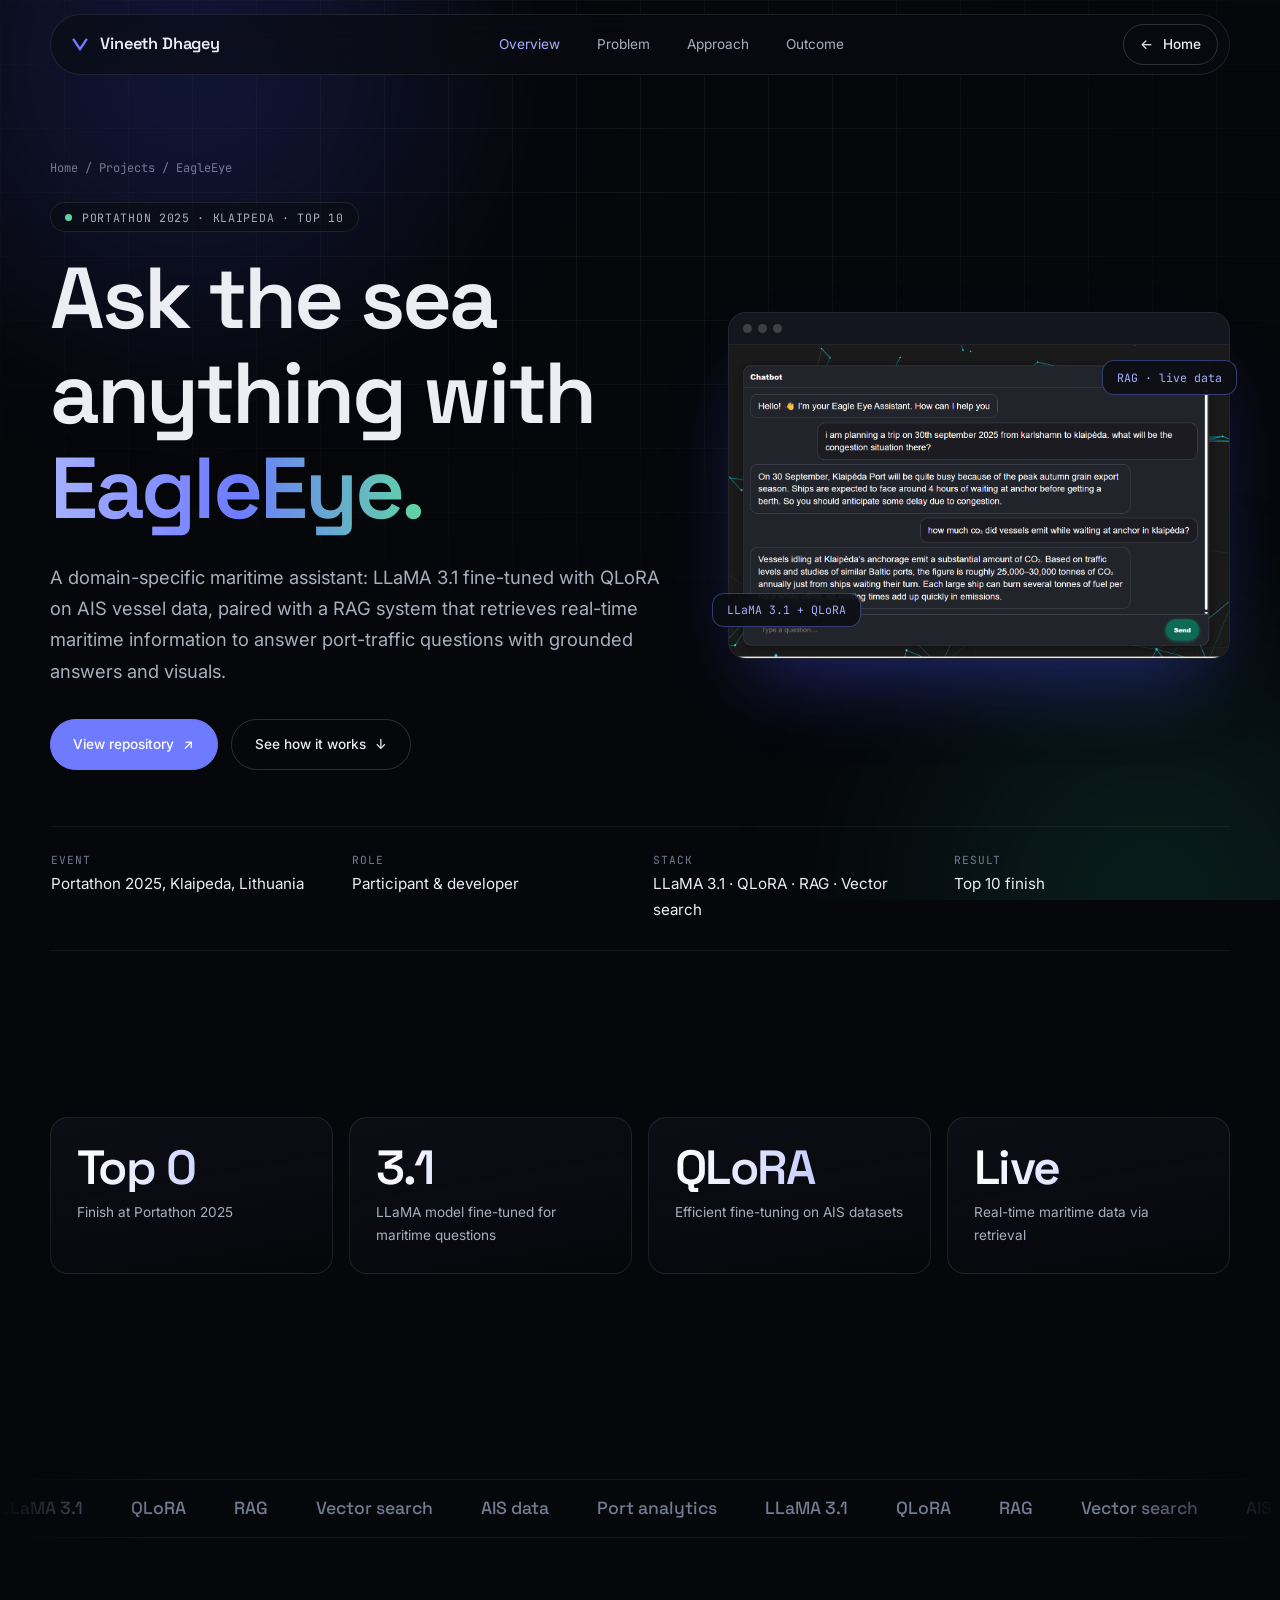
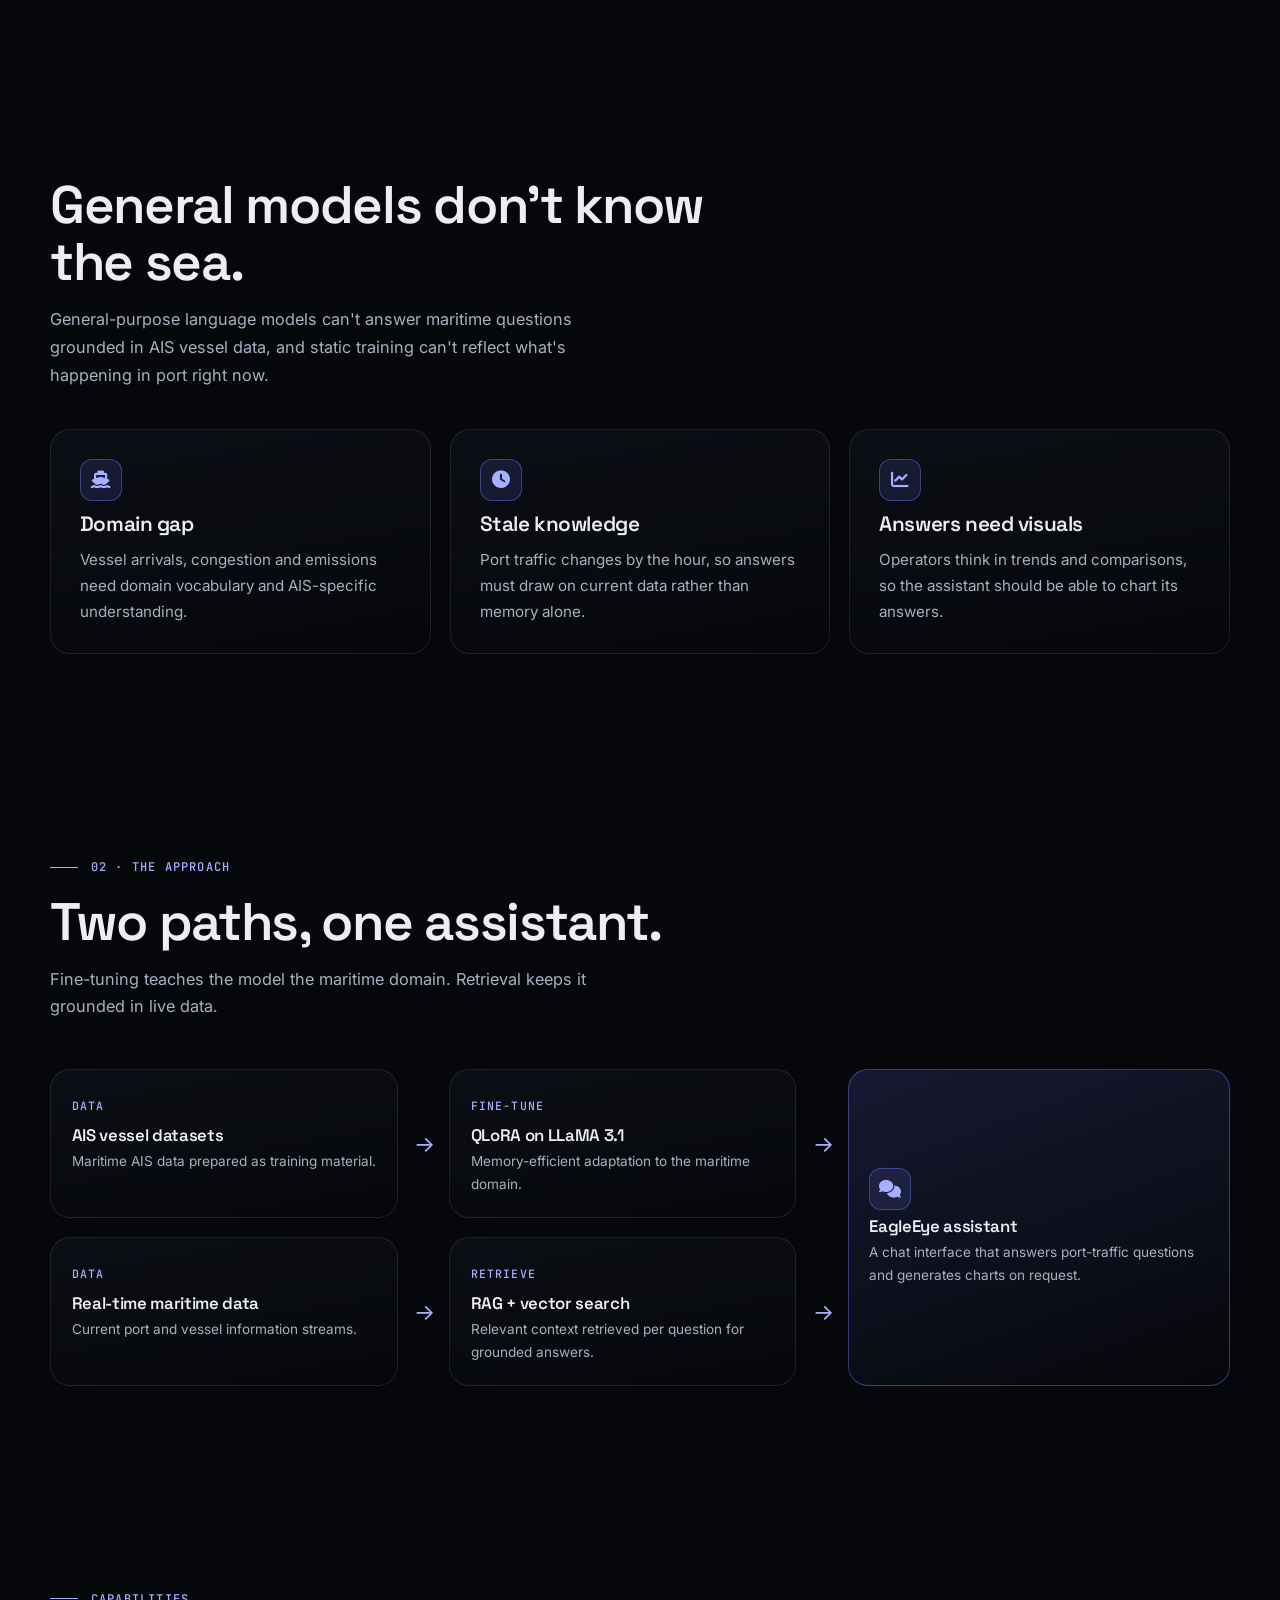
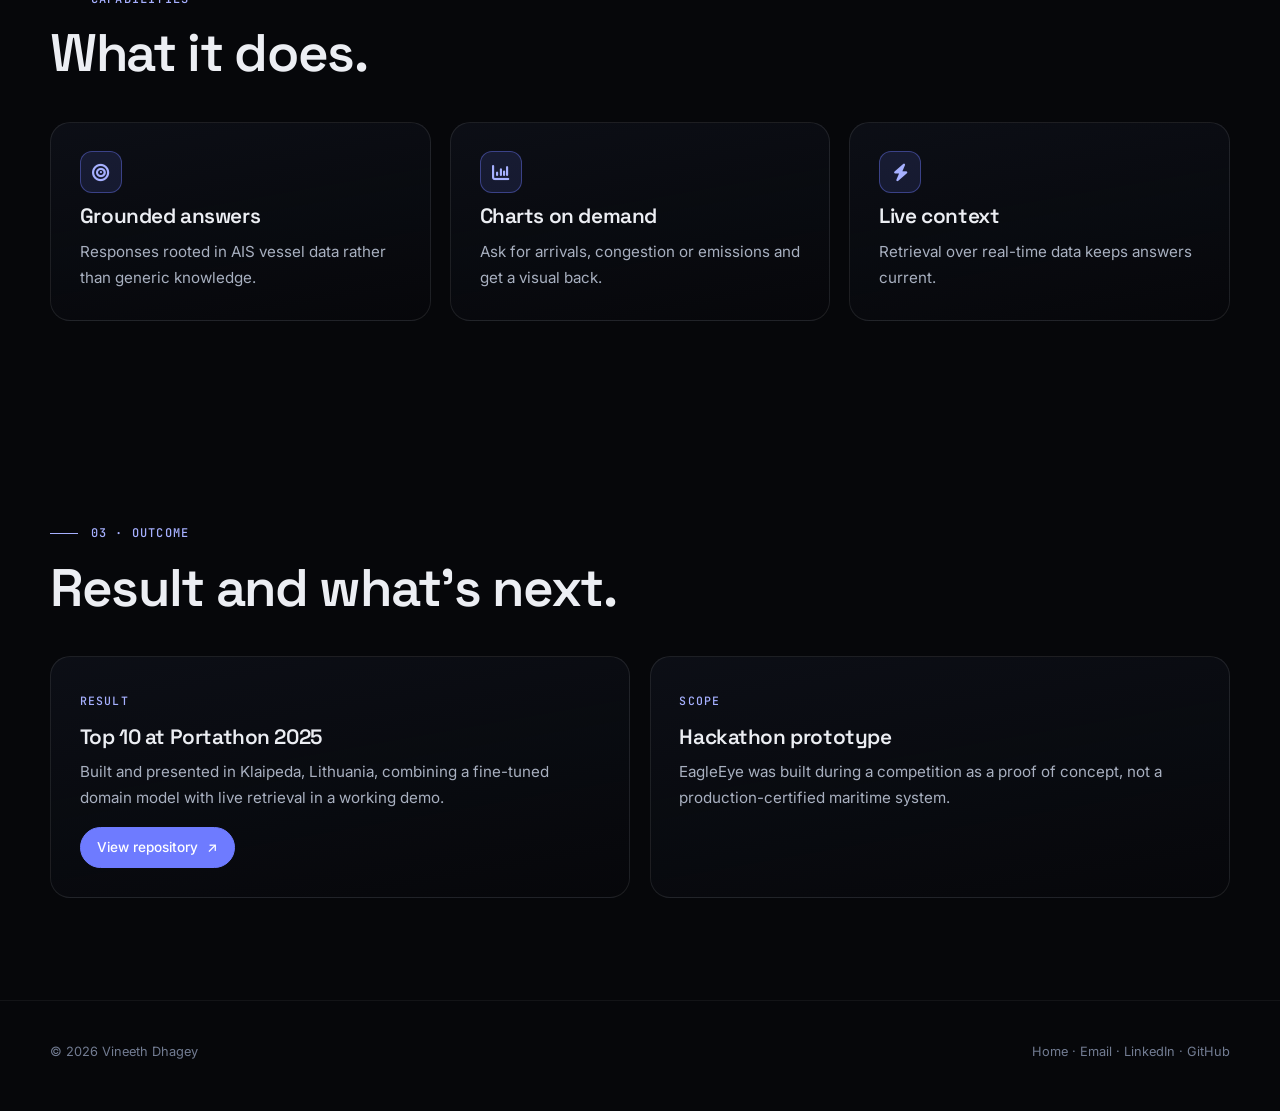
<file: eagleeye.html>
<!DOCTYPE html><html lang="en"><head><title>EagleEye — maritime AI assistant · Vineeth Dhagey</title><meta name="description" content="EagleEye: a maritime AI assistant built by fine-tuning LLaMA 3.1 with QLoRA on AIS data, paired with a RAG system over real-time maritime data. Top 10 at Portathon 2025."><meta charset="utf-8"><meta name="viewport" content="width=device-width, initial-scale=1"><meta name="theme-color" content="#06070A"><link rel="preconnect" href="https://fonts.googleapis.com"><link rel="stylesheet" href="https://fonts.googleapis.com/css2?family=Space+Grotesk:wght@500;600;700&family=Inter:wght@400;500;600&family=JetBrains+Mono:wght@400;500&display=swap"><link rel="stylesheet" href="https://cdnjs.cloudflare.com/ajax/libs/font-awesome/6.4.0/css/all.min.css"><link rel="stylesheet" href="case.css"></head><body>
<div class="cursor" id="cursor" aria-hidden="true"><div class="cursor__dot"></div><div class="cursor__ring"><span class="cursor__label"></span></div></div>
<a class="skip" href="#main">Skip to content</a><div class="ambient" aria-hidden="true"><i></i></div><div class="progress" aria-hidden="true"></div>
<header class="bar"><a class="bar__logo" href="index.html"><span class="bar__mark" aria-hidden="true"><svg viewBox="0 0 64 64" width="22" height="22"><path d="M14 20 L32 47 L50 20" fill="none" stroke="currentColor" stroke-width="7" stroke-linecap="square"/></svg></span><span>Vineeth Dhagey</span></a>
<nav class="bar__nav" aria-label="Page sections"><a href="#overview">Overview</a><a href="#problem">Problem</a><a href="#approach">Approach</a><a href="#results">Outcome</a></nav>
<a class="btn btn--ghost btn--sm" href="index.html"><span aria-hidden="true">←</span><span>Home</span></a></header>
<main id="main">
<section class="hero" id="overview"><div class="wrap">
<p class="crumb"><a href="index.html">Home</a> / <a href="index.html#projects">Projects</a> / EagleEye</p>
<div class="hero__grid"><div>
<span class="chip"><i></i>Portathon 2025 · Klaipeda · Top 10</span>
<h1><span class="ln" style="--i:0"><span>Ask the sea</span></span><span class="ln" style="--i:1"><span>anything with</span></span><span class="ln" style="--i:2"><span><em>EagleEye.</em></span></span></h1>
<p class="lead">A domain-specific maritime assistant: LLaMA 3.1 fine-tuned with QLoRA on AIS vessel data, paired with a RAG system that retrieves real-time maritime information to answer port-traffic questions with grounded answers and visuals.</p>
<div class="cta"><a class="btn btn--solid" data-cursor="repo" href="https://github.com/vineethdhagey/Eagleeye" target="_blank" rel="noopener noreferrer"><span>View repository</span><span aria-hidden="true">↗</span></a><a class="btn btn--ghost" href="#approach"><span>See how it works</span><span aria-hidden="true">↓</span></a></div>
</div>
<div class="vis tilt"><div class="tilt__in"><div class="frame"><div class="frame__top"><i></i><i></i><i></i></div><img src="display.png" alt="PortInsights chat interface of the EagleEye assistant"></div></div><span class="float" style="left:-1rem;bottom:2rem">LLaMA 3.1 + QLoRA</span><span class="float" style="right:-.5rem;top:3rem;animation-delay:-2s">RAG · live data</span></div></div>
<dl class="meta"><div><dt>Event</dt><dd>Portathon 2025, Klaipeda, Lithuania</dd></div><div><dt>Role</dt><dd>Participant &amp; developer</dd></div><div><dt>Stack</dt><dd>LLaMA 3.1 · QLoRA · RAG · Vector search</dd></div><div><dt>Result</dt><dd>Top 10 finish</dd></div></dl>
</div></section>

<section><div class="wrap"><div class="stats">
<div class="stat reveal"><b data-count="10" data-prefix="Top ">Top 10</b><span>Finish at Portathon 2025</span></div>
<div class="stat reveal"><b>3.1</b><span>LLaMA model fine-tuned for maritime questions</span></div>
<div class="stat reveal"><b>QLoRA</b><span>Efficient fine-tuning on AIS datasets</span></div>
<div class="stat reveal"><b>Live</b><span>Real-time maritime data via retrieval</span></div></div></div></section>

<section><div class="marquee" aria-hidden="true"><div><span>LLaMA 3.1</span><span>QLoRA</span><span>RAG</span><span>Vector search</span><span>AIS data</span><span>Port analytics</span><span>LLaMA 3.1</span><span>QLoRA</span><span>RAG</span><span>Vector search</span><span>AIS data</span><span>Port analytics</span></div></div></section>

<section id="problem"><div class="wrap"><p class="label reveal">01 · The problem</p><h2 class="reveal">General models don't know the sea.</h2><p class="sub reveal">General-purpose language models can't answer maritime questions grounded in AIS vessel data, and static training can't reflect what's happening in port right now.</p>
<div class="grid3"><article class="card reveal"><span class="ico"><i class="fas fa-ship"></i></span><h3>Domain gap</h3><p>Vessel arrivals, congestion and emissions need domain vocabulary and AIS-specific understanding.</p></article>
<article class="card reveal"><span class="ico"><i class="fas fa-clock"></i></span><h3>Stale knowledge</h3><p>Port traffic changes by the hour, so answers must draw on current data rather than memory alone.</p></article>
<article class="card reveal"><span class="ico"><i class="fas fa-chart-line"></i></span><h3>Answers need visuals</h3><p>Operators think in trends and comparisons, so the assistant should be able to chart its answers.</p></article></div></div></section>

<section id="approach"><div class="wrap"><p class="label reveal">02 · The approach</p><h2 class="reveal">Two paths, one assistant.</h2><p class="sub reveal">Fine-tuning teaches the model the maritime domain. Retrieval keeps it grounded in live data.</p>
<div class="flow">
<article class="card a reveal"><span class="num">Data</span><h3>AIS vessel datasets</h3><p>Maritime AIS data prepared as training material.</p></article>
<article class="card a reveal"><span class="num">Fine-tune</span><h3>QLoRA on LLaMA 3.1</h3><p>Memory-efficient adaptation to the maritime domain.</p></article>
<article class="card out reveal"><span class="ico"><i class="fas fa-comments"></i></span><h3>EagleEye assistant</h3><p>A chat interface that answers port-traffic questions and generates charts on request.</p></article>
<article class="card b reveal"><span class="num">Data</span><h3>Real-time maritime data</h3><p>Current port and vessel information streams.</p></article>
<article class="card b reveal"><span class="num">Retrieve</span><h3>RAG + vector search</h3><p>Relevant context retrieved per question for grounded answers.</p></article></div></div></section>

<section><div class="wrap"><p class="label reveal">Capabilities</p><h2 class="reveal">What it does.</h2>
<div class="grid3"><article class="card reveal"><span class="ico"><i class="fas fa-bullseye"></i></span><h3>Grounded answers</h3><p>Responses rooted in AIS vessel data rather than generic knowledge.</p></article>
<article class="card reveal"><span class="ico"><i class="fas fa-chart-column"></i></span><h3>Charts on demand</h3><p>Ask for arrivals, congestion or emissions and get a visual back.</p></article>
<article class="card reveal"><span class="ico"><i class="fas fa-bolt"></i></span><h3>Live context</h3><p>Retrieval over real-time data keeps answers current.</p></article></div></div></section>

<section id="results"><div class="wrap"><p class="label reveal">03 · Outcome</p><h2 class="reveal">Result and what's next.</h2>
<div class="grid2"><article class="card reveal"><span class="num">Result</span><h3>Top 10 at Portathon 2025</h3><p>Built and presented in Klaipeda, Lithuania, combining a fine-tuned domain model with live retrieval in a working demo.</p><p style="margin-top:1rem"><a class="btn btn--solid btn--sm" data-cursor="repo" href="https://github.com/vineethdhagey/Eagleeye" target="_blank" rel="noopener noreferrer"><span>View repository</span><span aria-hidden="true">↗</span></a></p></article>
<article class="card reveal"><span class="num">Scope</span><h3>Hackathon prototype</h3><p>EagleEye was built during a competition as a proof of concept, not a production-certified maritime system.</p></article></div></div></section>

</main>
<footer><div class="wrap"><span>© 2026 Vineeth Dhagey</span><span><a href="index.html">Home</a> · <a href="mailto:dhageyvineeth@gmail.com">Email</a> · <a href="https://www.linkedin.com/in/vineeth-dhagey-0336b4226/" target="_blank" rel="noopener noreferrer">LinkedIn</a> · <a href="https://github.com/vineethdhagey" target="_blank" rel="noopener noreferrer">GitHub</a></span></div></footer><button class="totop" id="toTop" type="button" aria-label="Back to top"><svg viewBox="0 0 24 24" aria-hidden="true"><path d="M12 19V5m-6 6 6-6 6 6" fill="none" stroke="currentColor" stroke-width="1.8" stroke-linecap="round" stroke-linejoin="round"/></svg><i aria-hidden="true"></i></button>

<script src="case.js" defer></script></body></html>
</file>
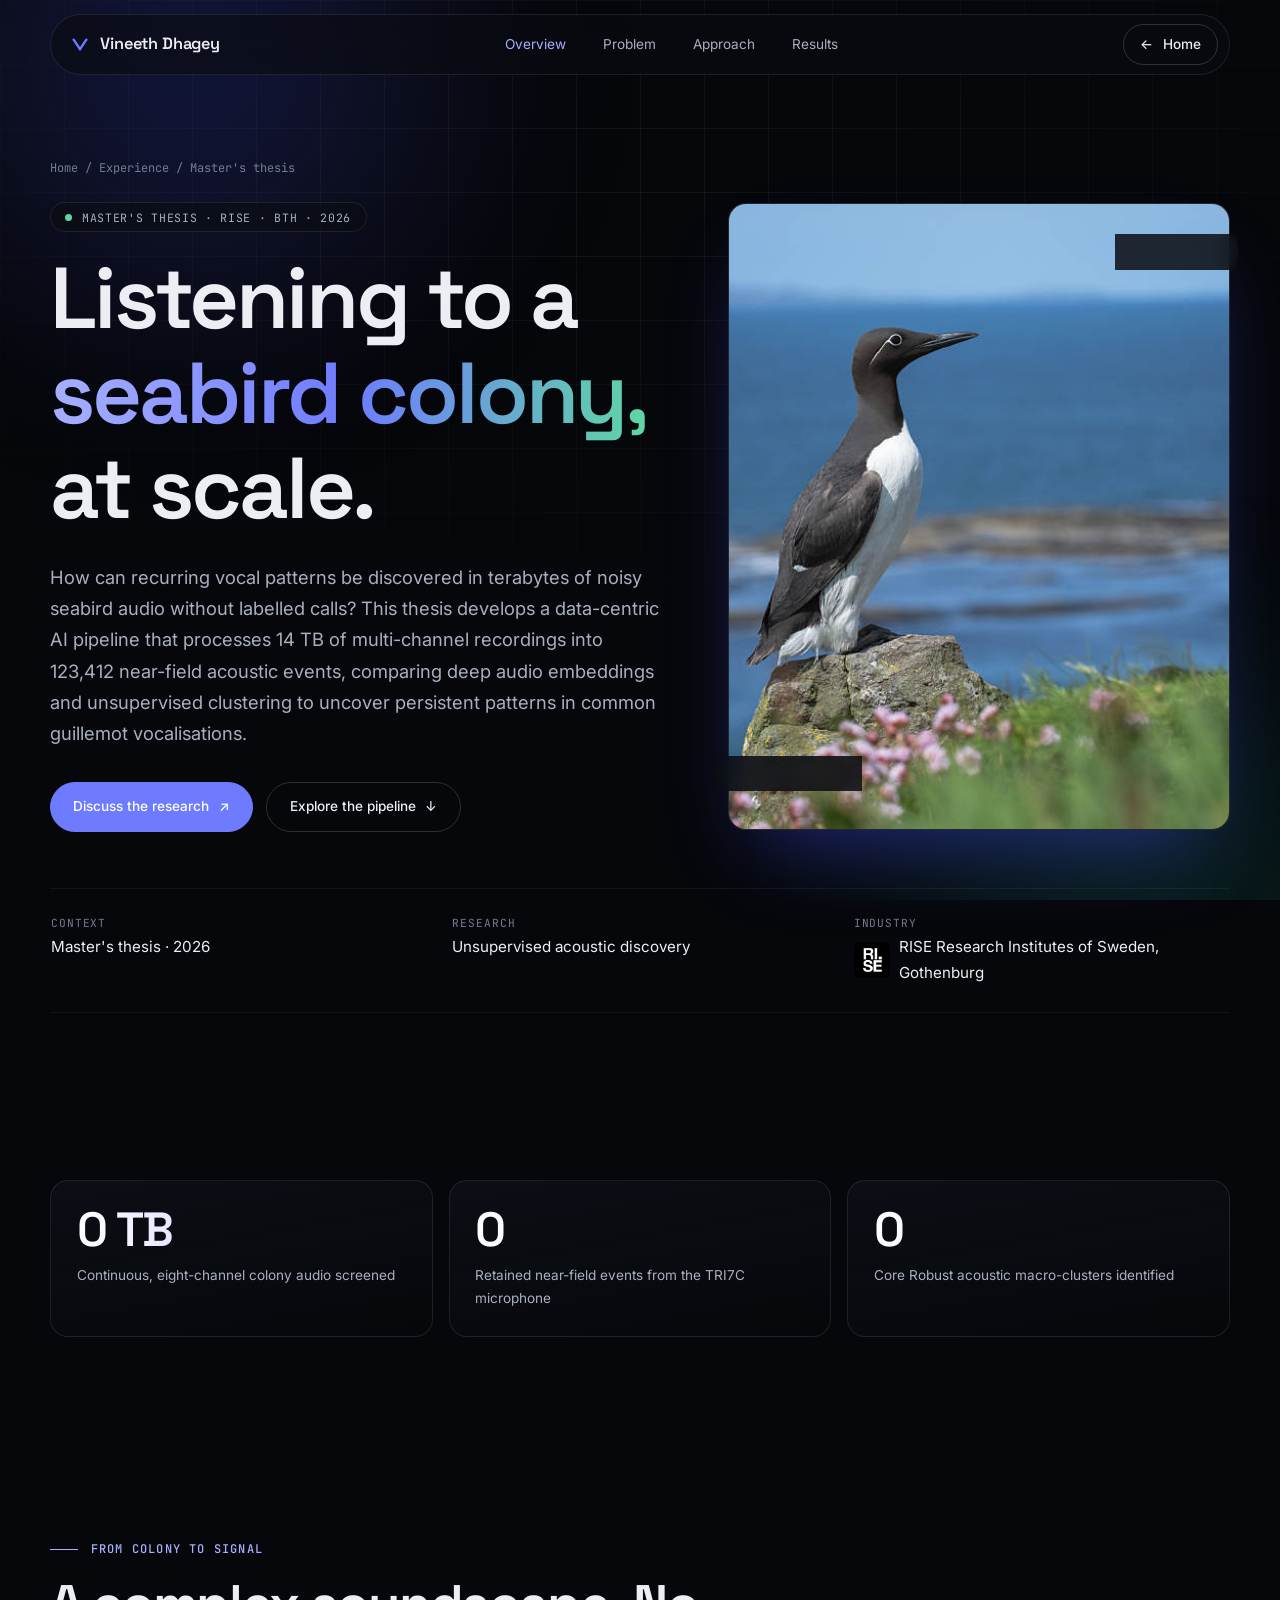
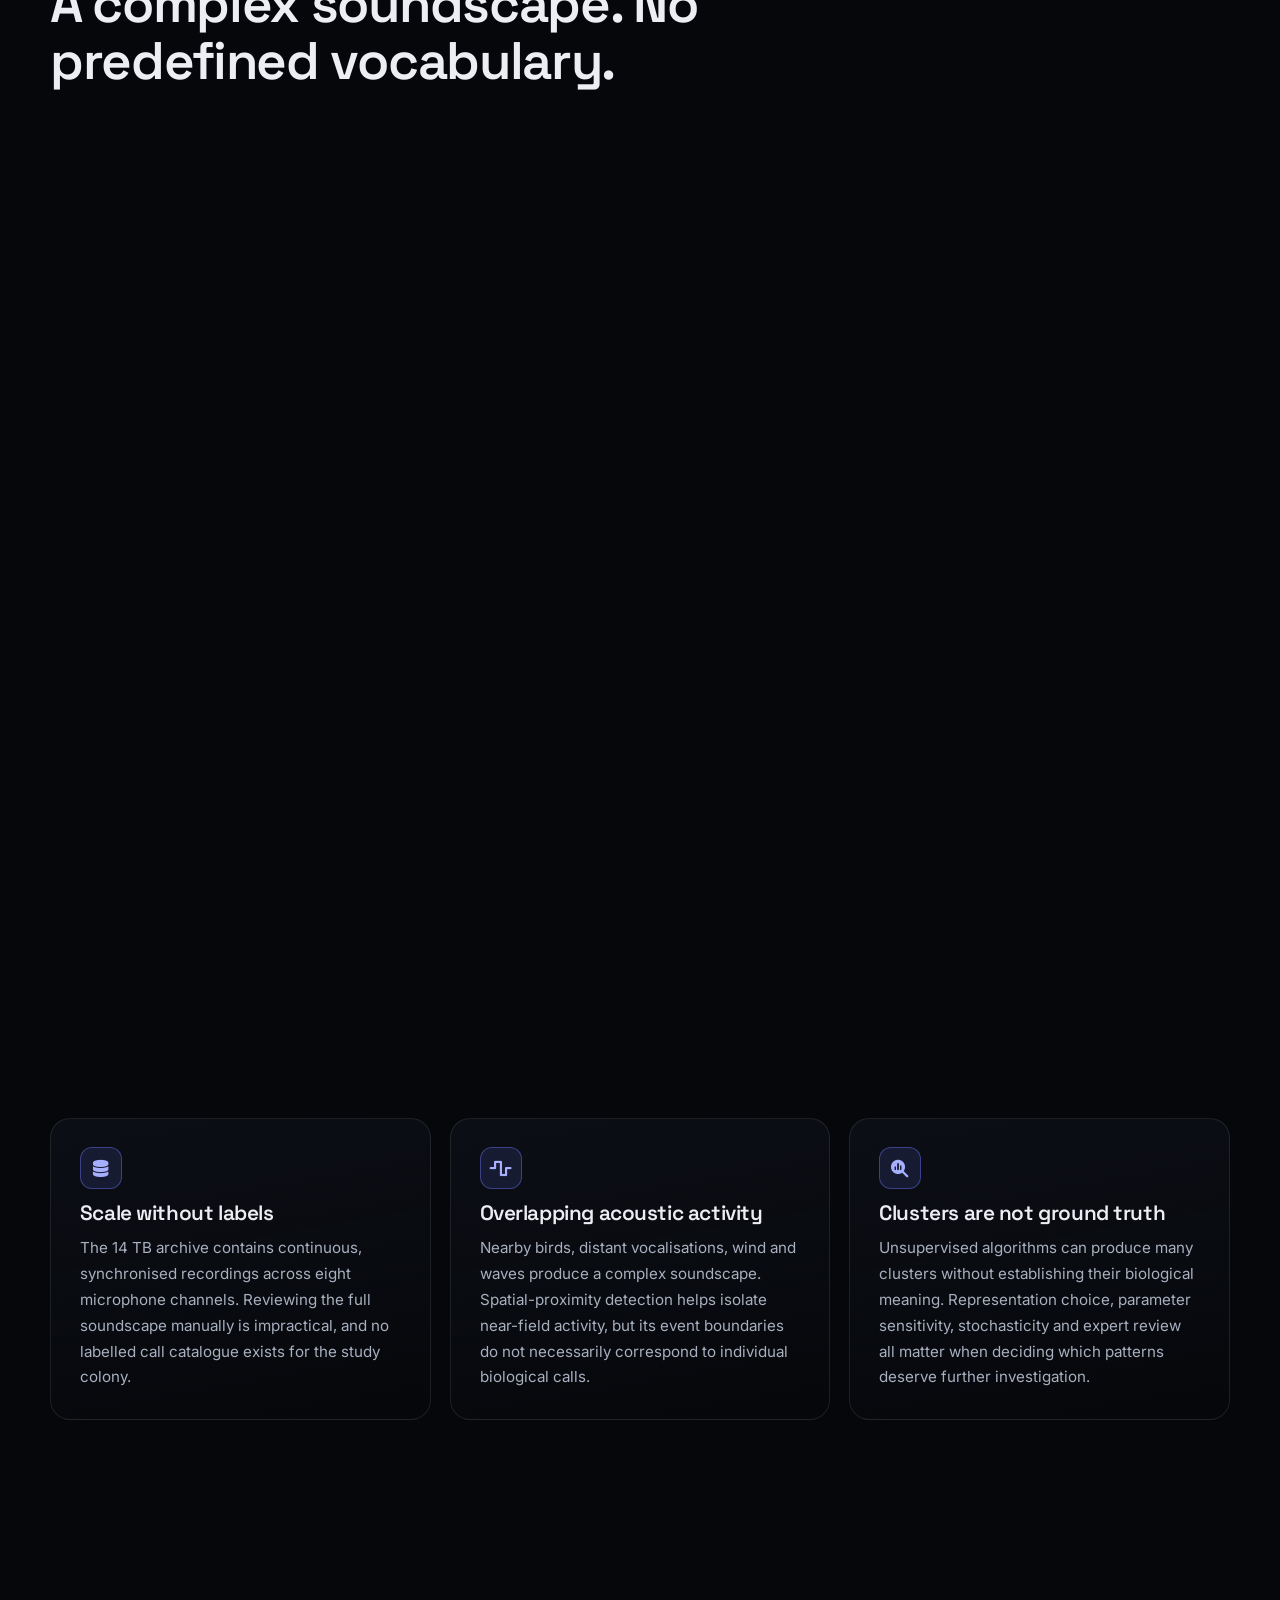
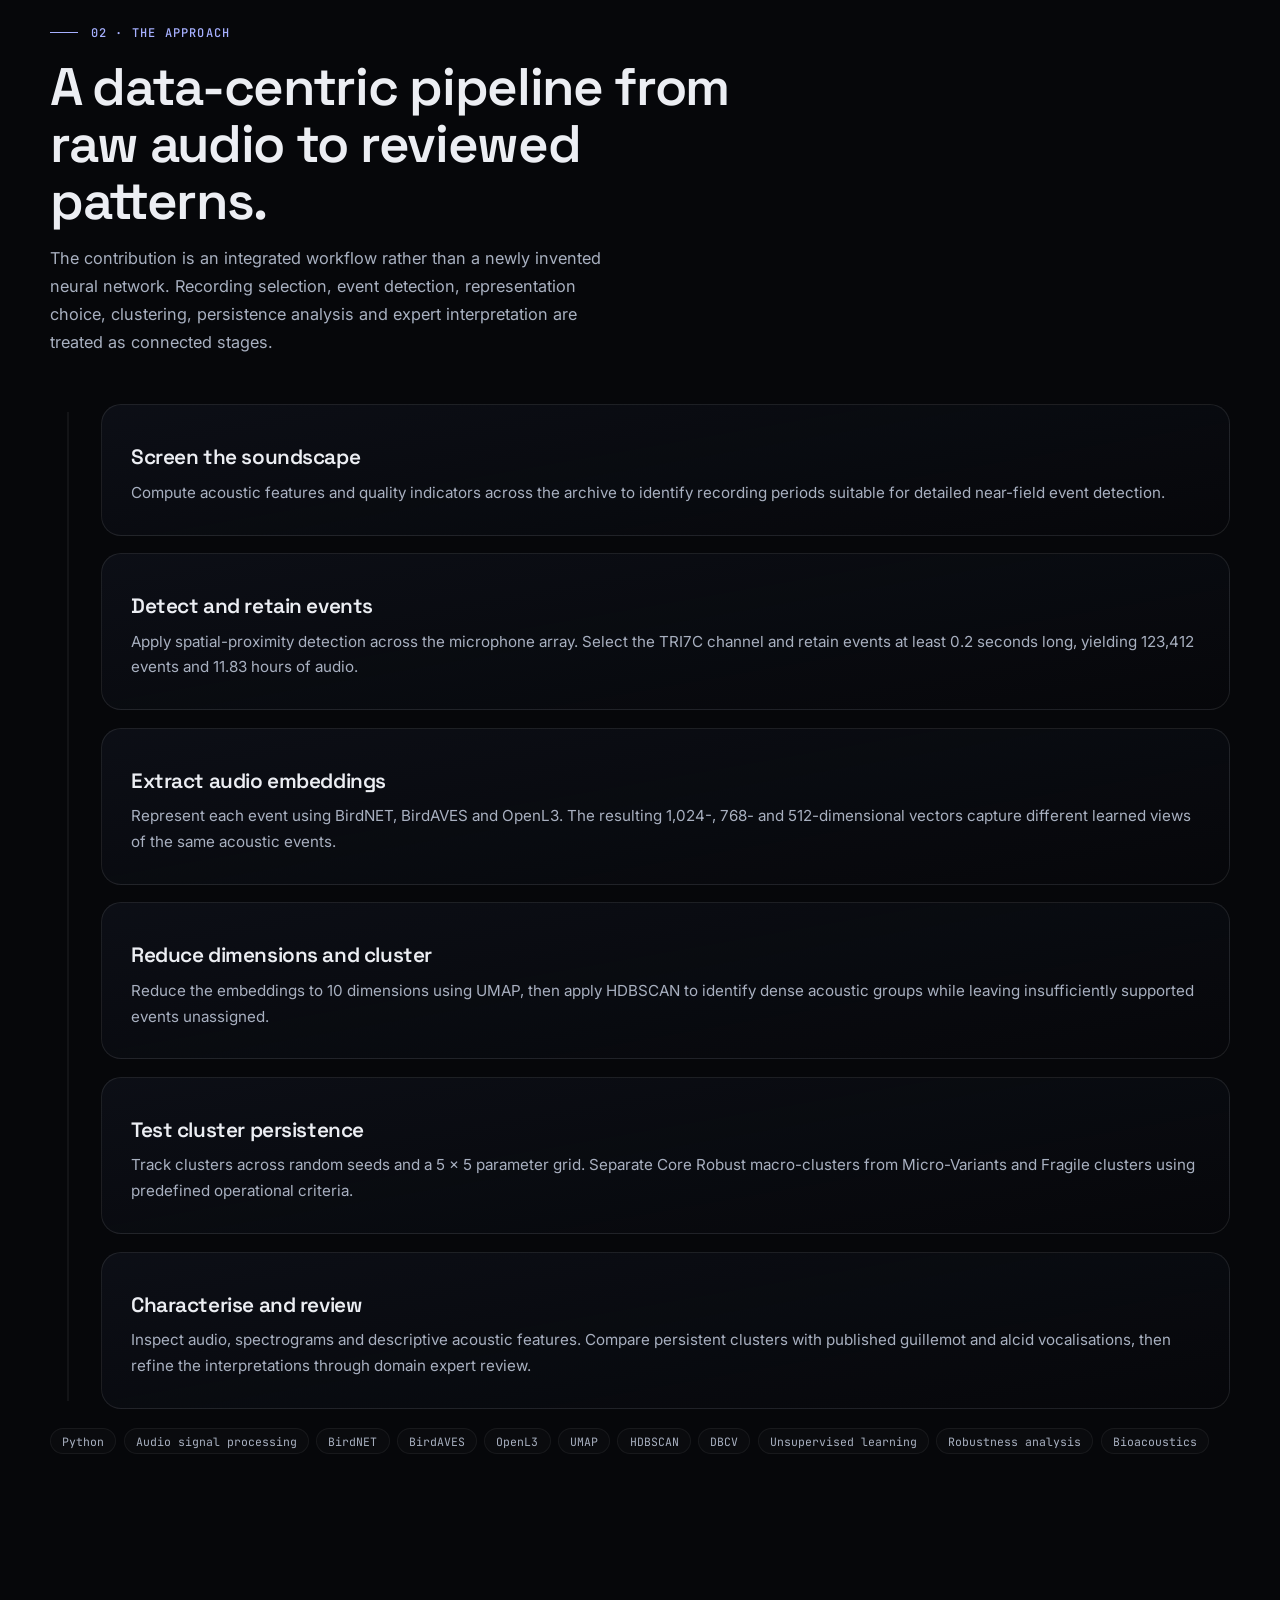
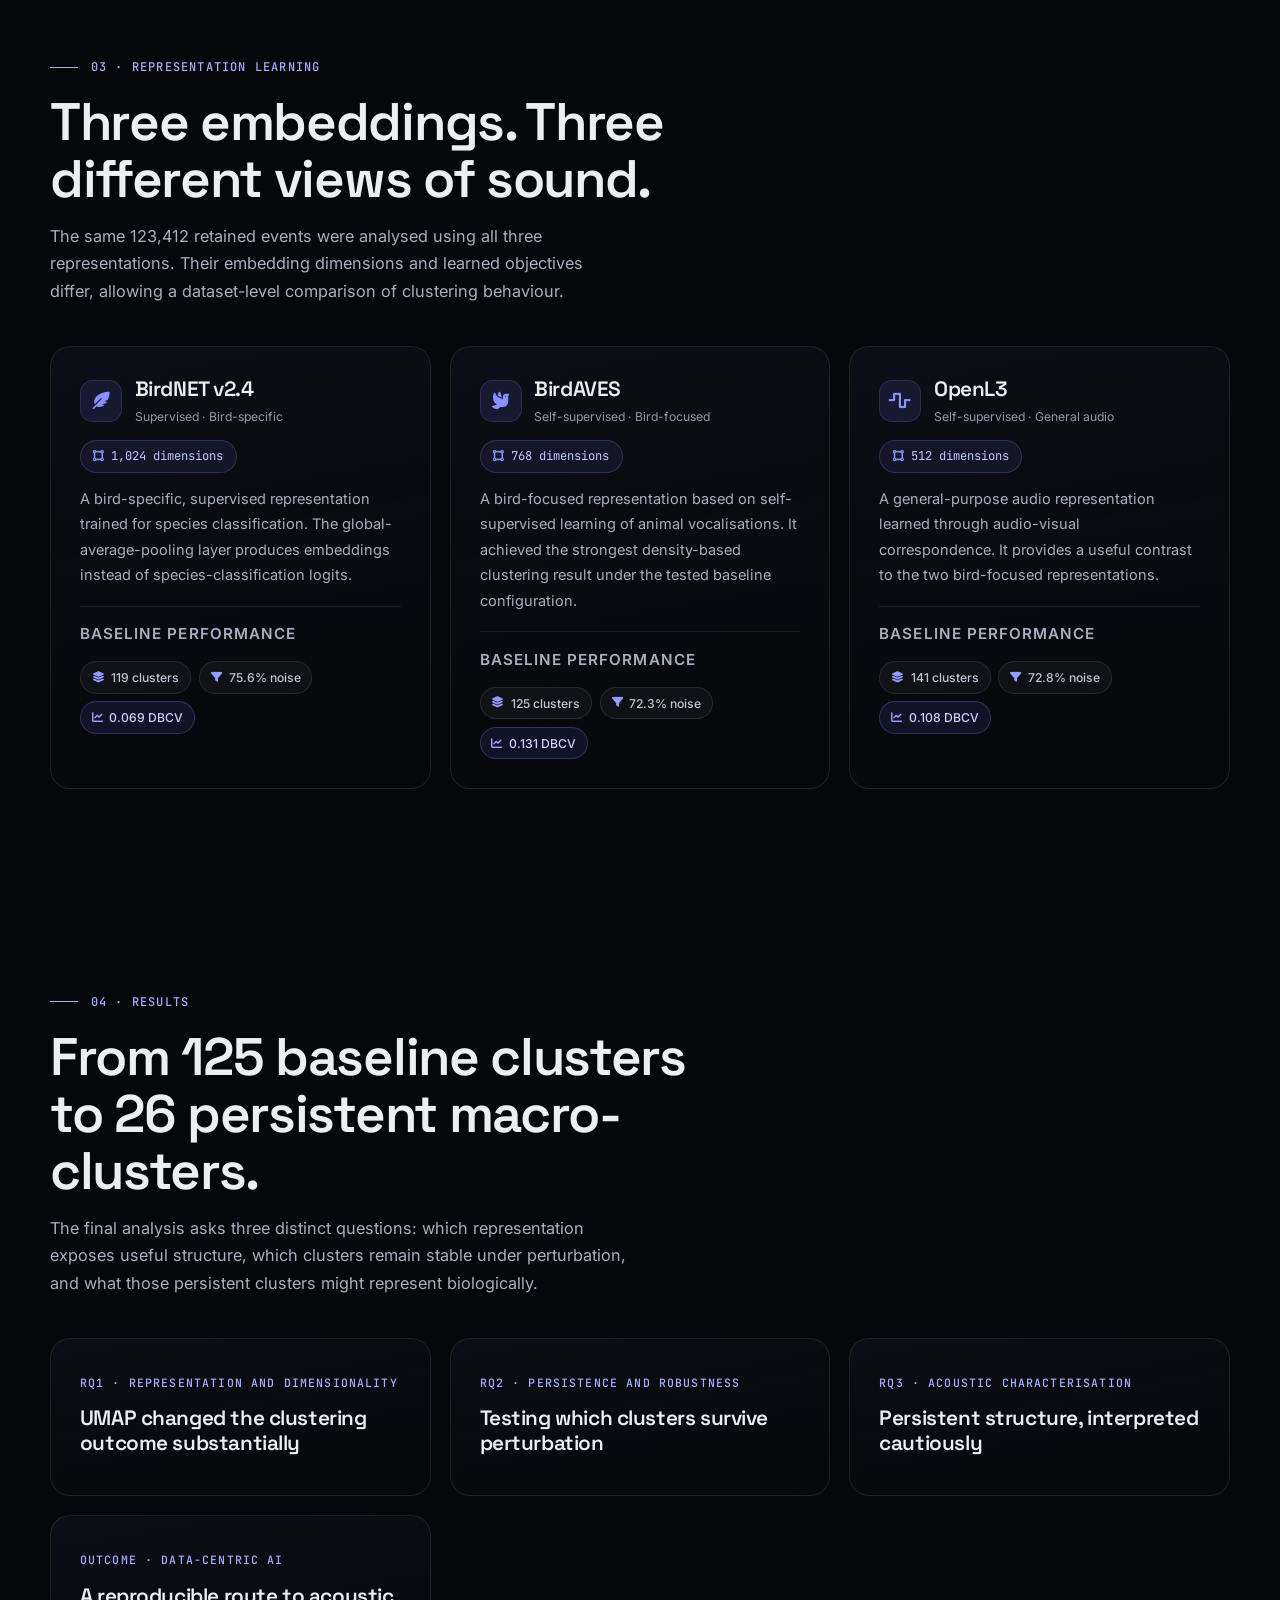
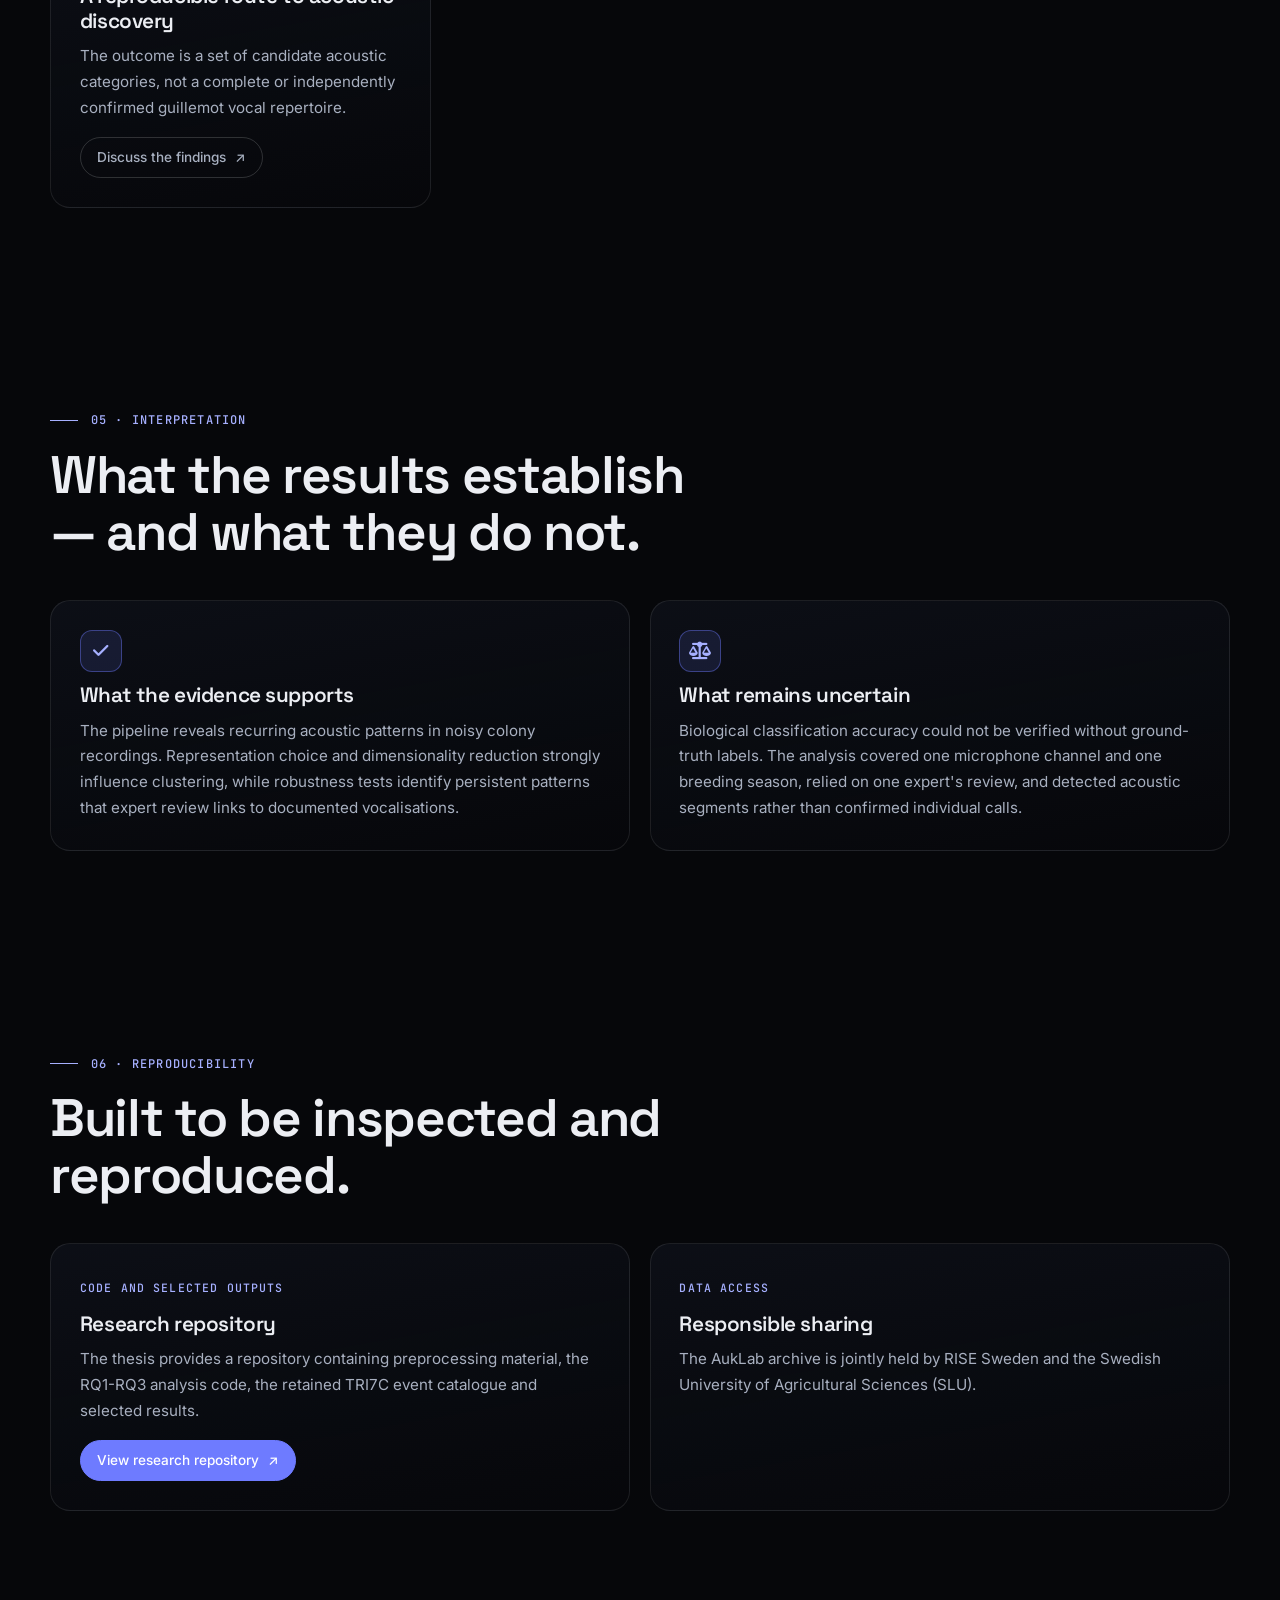
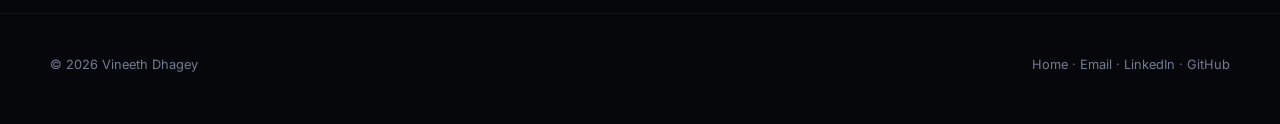
<file: thesis.html>
<!DOCTYPE html>
<html lang="en">
<head>
  <title>Master's Thesis — Bioacoustic Discovery of Guillemot Vocalisations · Vineeth Dhagey</title>
  <meta name="description" content="Master's thesis at RISE and BTH: a data-centric AI pipeline that reduces 14 TB of multi-channel seabird recordings to 123,412 near-field acoustic events, comparing BirdNET, BirdAVES and OpenL3 embeddings for unsupervised discovery and robust cluster characterisation.">
  <meta charset="utf-8">
  <meta name="viewport" content="width=device-width, initial-scale=1">
  <meta name="theme-color" content="#06070A">

  <link rel="preconnect" href="https://fonts.googleapis.com">
  <link rel="stylesheet" href="https://fonts.googleapis.com/css2?family=Space+Grotesk:wght@500;600;700&family=Inter:wght@400;500;600&family=JetBrains+Mono:wght@400;500&display=swap">
  <link rel="stylesheet" href="https://cdnjs.cloudflare.com/ajax/libs/font-awesome/6.4.0/css/all.min.css">
  <link rel="stylesheet" href="case.css">
</head>

<body>
<div class="cursor" id="cursor" aria-hidden="true"><div class="cursor__dot"></div><div class="cursor__ring"><span class="cursor__label"></span></div></div>
<a class="skip" href="#main">Skip to content</a>

<div class="ambient" aria-hidden="true"><i></i></div>
<div class="progress" aria-hidden="true"></div>

<header class="bar">
  <a class="bar__logo" href="index.html"><span class="bar__mark" aria-hidden="true"><svg viewBox="0 0 64 64" width="22" height="22"><path d="M14 20 L32 47 L50 20" fill="none" stroke="currentColor" stroke-width="7" stroke-linecap="square"/></svg></span><span>Vineeth Dhagey</span></a>

  <nav class="bar__nav" aria-label="Page sections">
    <a href="#overview">Overview</a>
    <a href="#problem">Problem</a>
    <a href="#approach">Approach</a>
    <a href="#results">Results</a>
  </nav>

  <a class="btn btn--ghost btn--sm" href="index.html">
    <span aria-hidden="true">←</span>
    <span>Home</span>
  </a>
</header>

<main id="main">

  <!-- HERO -->
  <section class="hero" id="overview">
    <div class="wrap">

      <p class="crumb">
        <a href="index.html">Home</a> /
        <a href="index.html#experience">Experience</a> /
        Master's thesis
      </p>

      <div class="hero__grid">
        <div>
          <span class="chip">
            <i></i>
            Master's thesis · RISE · BTH · 2026
          </span>

          <h1>
            <span class="ln" style="--i:0"><span>Listening to a</span></span>
            <span class="ln" style="--i:1"><span><em>seabird colony,</em></span></span>
            <span class="ln" style="--i:2"><span>at scale.</span></span>
          </h1>

          <p class="lead">
            How can recurring vocal patterns be discovered in terabytes of noisy seabird audio without labelled calls? This thesis develops a data-centric AI pipeline that processes 14 TB of multi-channel recordings into 123,412 near-field acoustic events, comparing deep audio embeddings and unsupervised clustering to uncover persistent patterns in common guillemot vocalisations.
          </p>

          <div class="cta">
            <a class="btn btn--solid"
               href="mailto:dhageyvineeth@gmail.com?subject=Thesis%20research">
              <span>Discuss the research</span>
              <span aria-hidden="true">↗</span>
            </a>

            <a class="btn btn--ghost" href="#approach">
              <span>Explore the pipeline</span>
              <span aria-hidden="true">↓</span>
            </a>
          </div>
        </div>

        <div class="vis tilt">
          <div class="tilt__in">
            <div class="frame">
              <img
                src="bird.jpg"
                alt="Common guillemots on a breeding cliff, the study species"
                style="aspect-ratio:4/5">
            </div>
          </div>

          <span class="float" style="left:-1rem;bottom:2.5rem">
            14 TB raw archive
          </span>

          <span class="float" style="right:-.5rem;top:2rem;animation-delay:-2s">
            123412 events
          </span>
        </div>
      </div>

      <dl class="meta">
        <div>
          <dt>Context</dt>
          <dd>Master's thesis · 2026</dd>
        </div>
        <div>
          <dt>Research</dt>
          <dd>Unsupervised acoustic discovery</dd>
        </div>
        <div>
          <dt>Industry</dt>
          <dd style="display:flex;align-items:center;gap:.6rem"><img src="rise-logo.png" alt="RISE logo" width="36" height="36" style="width:36px;height:36px;border-radius:5px;flex:none;object-fit:cover"><span>RISE Research Institutes of Sweden, Gothenburg</span></dd>
        </div>
      </dl>

    </div>
  </section>

  <!-- KEY NUMBERS -->
  <section aria-label="Project statistics">
    <div class="wrap">
      <div class="stats">

        <div class="stat reveal">
          <b data-count="14" data-suffix=" TB">14 TB</b>
          <span>Continuous, eight-channel colony audio screened</span>
        </div>

        <div class="stat reveal">
          <b data-count="123412">123412</b>
          <span>Retained near-field events from the TRI7C microphone</span>
        </div>

        <div class="stat reveal">
          <b data-count="26">26</b>
          <span>Core Robust acoustic macro-clusters identified</span>
        </div>

        

      </div>
    </div>
  </section>

  <!-- FIELD CONTEXT -->
  <section>
    <div class="wrap">
      <p class="label reveal">From colony to signal</p>

      <h2 class="reveal">A complex soundscape. No predefined vocabulary.</h2>

      <p class="sub reveal">
        Common guillemots breed in densely populated cliff colonies where
        overlapping calls coexist with wind, waves and background colony
        activity. The challenge is not simply detecting sound, but finding
        repeatable acoustic patterns without assuming the call categories
        in advance.
      </p>

      <div class="pair reveal">
        <figure>
          <img
            src="colony.jpeg"
            alt="Common guillemots gathered on a breeding cliff"
            loading="lazy">
          <figcaption>
            The colony — common guillemots at the Stora Karlsö AukLab site
          </figcaption>
        </figure>

        <span class="pair__arrow" aria-hidden="true">→</span>

        <figure class="scan">
          <img
            src="spectogram.png"
            alt="Illustrative spectrogram showing sound energy across time and frequency"
            loading="lazy">
          <figcaption>
            The signal — a spectrogram reveals acoustic structure over time
          </figcaption>
        </figure>
      </div>
    </div>
  </section>

  <!-- PROBLEM -->
  <section id="problem">
    <div class="wrap">
      <p class="label reveal">01 · The problem</p>

      <h2 class="reveal">Turning terabytes into something researchers can interpret.</h2>

      <div class="grid3">

        <article class="card reveal">
          <span class="ico">
            <i class="fas fa-database" aria-hidden="true"></i>
          </span>
          <h3>Scale without labels</h3>
          <p>
            The 14 TB archive contains continuous, synchronised recordings
            across eight microphone channels. Reviewing the full soundscape
            manually is impractical, and no labelled call catalogue exists
            for the study colony.
          </p>
        </article>

        <article class="card reveal">
          <span class="ico">
            <i class="fas fa-wave-square" aria-hidden="true"></i>
          </span>
          <h3>Overlapping acoustic activity</h3>
          <p>
            Nearby birds, distant vocalisations, wind and waves produce a
            complex soundscape. Spatial-proximity detection helps isolate
            near-field activity, but its event boundaries do not necessarily
            correspond to individual biological calls.
          </p>
        </article>

        <article class="card reveal">
          <span class="ico">
            <i class="fas fa-magnifying-glass-chart" aria-hidden="true"></i>
          </span>
          <h3>Clusters are not ground truth</h3>
          <p>
            Unsupervised algorithms can produce many clusters without
            establishing their biological meaning. Representation choice,
            parameter sensitivity, stochasticity and expert review all matter
            when deciding which patterns deserve further investigation.
          </p>
        </article>

      </div>
    </div>
  </section>

  <!-- APPROACH -->
  <section id="approach">
    <div class="wrap">
      <p class="label reveal">02 · The approach</p>

      <h2 class="reveal">A data-centric pipeline from raw audio to reviewed patterns.</h2>

      <p class="sub reveal">
        The contribution is an integrated workflow rather than a newly
        invented neural network. Recording selection, event detection,
        representation choice, clustering, persistence analysis and expert
        interpretation are treated as connected stages.
      </p>

      <div class="pipe">

        <div class="card step reveal" data-n="1">
          <h3>Screen the soundscape</h3>
          <p>
            Compute acoustic features and quality indicators across the
            archive to identify recording periods suitable for detailed
            near-field event detection.
          </p>
        </div>

        <div class="card step reveal" data-n="2">
          <h3>Detect and retain events</h3>
          <p>
            Apply spatial-proximity detection across the microphone array.
            Select the TRI7C channel and retain events at least 0.2 seconds
            long, yielding 123,412 events and 11.83 hours of audio.
          </p>
        </div>

        <div class="card step reveal" data-n="3">
          <h3>Extract audio embeddings</h3>
          <p>
            Represent each event using BirdNET, BirdAVES and OpenL3.
            The resulting 1,024-, 768- and 512-dimensional vectors capture
            different learned views of the same acoustic events.
          </p>
        </div>

        <div class="card step reveal" data-n="4">
          <h3>Reduce dimensions and cluster</h3>
          <p>
            Reduce the embeddings to 10 dimensions using UMAP, then apply
            HDBSCAN to identify dense acoustic groups while leaving
            insufficiently supported events unassigned.
          </p>
        </div>

        <div class="card step reveal" data-n="5">
          <h3>Test cluster persistence</h3>
          <p>
            Track clusters across random seeds and a 5 × 5 parameter grid.
            Separate Core Robust macro-clusters from Micro-Variants and
            Fragile clusters using predefined operational criteria.
          </p>
        </div>

        <div class="card step reveal" data-n="6">
          <h3>Characterise and review</h3>
          <p>
            Inspect audio, spectrograms and descriptive acoustic features.
            Compare persistent clusters with published guillemot and alcid
            vocalisations, then refine the interpretations through domain
            expert review.
          </p>
        </div>

      </div>

      <ul class="tags reveal">
        <li>Python</li>
        <li>Audio signal processing</li>
        <li>BirdNET</li>
        <li>BirdAVES</li>
        <li>OpenL3</li>
        <li>UMAP</li>
        <li>HDBSCAN</li>
        <li>DBCV</li>
        <li>Unsupervised learning</li>
        <li>Robustness analysis</li>
        <li>Bioacoustics</li>
      </ul>
    </div>
  </section>


<!-- REPRESENTATION COMPARISON -->
<section id="representations">
  <div class="wrap">
    <p class="label reveal">03 · Representation learning</p>

    <h2 class="reveal">Three embeddings. Three different views of sound.</h2>

    <p class="sub reveal">
      The same 123,412 retained events were analysed using all three
      representations. Their embedding dimensions and learned objectives
      differ, allowing a dataset-level comparison of clustering behaviour.
    </p>

    <div class="grid3 representation-grid">

      <!-- BIRDNET -->
      <article class="card reveal representation-card">

        <div class="representation-heading">
          <span class="representation-icon" aria-hidden="true">
            <i class="fas fa-feather-pointed"></i>
          </span>

          <div class="representation-title">
            <h3>BirdNET v2.4</h3>
            <span class="representation-type">Supervised · Bird-specific</span>
          </div>
        </div>

        <div class="embedding-badge">
          <i class="fas fa-vector-square" aria-hidden="true"></i>
          <span>1,024 dimensions</span>
        </div>

        <p>
          A bird-specific, supervised representation trained for species
          classification. The global-average-pooling layer produces
          embeddings instead of species-classification logits.
        </p>

        <div class="representation-divider"></div>

        <p class="metric-label">Baseline performance</p>

        <div class="metric-pills">
          <span class="metric-pill">
            <i class="fas fa-layer-group" aria-hidden="true"></i>
            119 clusters
          </span>

          <span class="metric-pill">
            <i class="fas fa-filter" aria-hidden="true"></i>
            75.6% noise
          </span>

          <span class="metric-pill metric-pill--highlight">
            <i class="fas fa-chart-line" aria-hidden="true"></i>
            0.069 DBCV
          </span>
        </div>

      </article>

      <!-- BIRDAVES -->
      <article class="card reveal representation-card">

        <div class="representation-heading">
          <span class="representation-icon" aria-hidden="true">
            <i class="fas fa-dove"></i>
          </span>

          <div class="representation-title">
            <h3>BirdAVES</h3>
            <span class="representation-type">Self-supervised · Bird-focused</span>
          </div>
        </div>

        <div class="embedding-badge">
          <i class="fas fa-vector-square" aria-hidden="true"></i>
          <span>768 dimensions</span>
        </div>

        <p>
          A bird-focused representation based on self-supervised learning
          of animal vocalisations. It achieved the strongest density-based
          clustering result under the tested baseline configuration.
        </p>

        <div class="representation-divider"></div>

        <p class="metric-label">Baseline performance</p>

        <div class="metric-pills">
          <span class="metric-pill">
            <i class="fas fa-layer-group" aria-hidden="true"></i>
            125 clusters
          </span>

          <span class="metric-pill">
            <i class="fas fa-filter" aria-hidden="true"></i>
            72.3% noise
          </span>

          <span class="metric-pill metric-pill--highlight">
            <i class="fas fa-chart-line" aria-hidden="true"></i>
            0.131 DBCV
          </span>
        </div>

      </article>

      <!-- OPENL3 -->
      <article class="card reveal representation-card">

        <div class="representation-heading">
          <span class="representation-icon" aria-hidden="true">
            <i class="fas fa-wave-square"></i>
          </span>

          <div class="representation-title">
            <h3>OpenL3</h3>
            <span class="representation-type">Self-supervised · General audio</span>
          </div>
        </div>

        <div class="embedding-badge">
          <i class="fas fa-vector-square" aria-hidden="true"></i>
          <span>512 dimensions</span>
        </div>

        <p>
          A general-purpose audio representation learned through
          audio-visual correspondence. It provides a useful contrast
          to the two bird-focused representations.
        </p>

        <div class="representation-divider"></div>

        <p class="metric-label">Baseline performance</p>

        <div class="metric-pills">
          <span class="metric-pill">
            <i class="fas fa-layer-group" aria-hidden="true"></i>
            141 clusters
          </span>

          <span class="metric-pill">
            <i class="fas fa-filter" aria-hidden="true"></i>
            72.8% noise
          </span>

          <span class="metric-pill metric-pill--highlight">
            <i class="fas fa-chart-line" aria-hidden="true"></i>
            0.108 DBCV
          </span>
        </div>

      </article>

    </div>

   
  </div>
</section>

  <!-- RESULTS -->
  <section id="results">
    <div class="wrap">
      <p class="label reveal">04 · Results</p>

      <h2 class="reveal">From 125 baseline clusters to 26 persistent macro-clusters.</h2>

      <p class="sub reveal">
        The final analysis asks three distinct questions: which representation
        exposes useful structure, which clusters remain stable under
        perturbation, and what those persistent clusters might represent
        biologically.
      </p>

      <div class="grid2">

        <article class="card reveal">
          <span class="num">RQ1 · Representation and dimensionality</span>
          <h3>UMAP changed the clustering outcome substantially</h3>
          
        </article>

        <article class="card reveal">
          <span class="num">RQ2 · Persistence and robustness</span>
          <h3>Testing which clusters survive perturbation</h3>
         
        </article>

        <article class="card reveal">
          <span class="num">RQ3 · Acoustic characterisation</span>
          <h3>Persistent structure, interpreted cautiously</h3>
         
        </article>

        <article class="card reveal">
          <span class="num">Outcome · Data-centric AI</span>
          <h3>A reproducible route to acoustic discovery</h3>
          
          <p>
            The outcome is a set of candidate acoustic categories, not a
            complete or independently confirmed guillemot vocal repertoire.
          </p>
          <p style="margin-top:1rem">
            <a class="btn btn--ghost btn--sm"
               href="mailto:dhageyvineeth@gmail.com?subject=Thesis%20research">
              <span>Discuss the findings</span>
              <span aria-hidden="true">↗</span>
            </a>
          </p>
        </article>

      </div>
    </div>
  </section>

  <!-- WHAT THE WORK ESTABLISHES -->
  <section>
    <div class="wrap">
      <p class="label reveal">05 · Interpretation</p>

      <h2 class="reveal">What the results establish — and what they do not.</h2>

      <div class="grid2">

        <article class="card reveal">
          <span class="ico">
            <i class="fas fa-check" aria-hidden="true"></i>
          </span>
          <h3>What the evidence supports</h3>
          <p>
          The pipeline reveals recurring acoustic patterns in noisy colony recordings. Representation choice and dimensionality reduction strongly influence clustering, while robustness tests identify persistent patterns that expert review links to documented vocalisations.
          </p>
        </article>

        <article class="card reveal">
          <span class="ico">
            <i class="fas fa-scale-balanced" aria-hidden="true"></i>
          </span>
          <h3>What remains uncertain</h3>
          <p>
            Biological classification accuracy could not be verified without ground-truth labels. The analysis covered one microphone channel and one breeding season, relied on one expert's review, and detected acoustic segments rather than confirmed individual calls.
          </p>
        </article>

      </div>

     
    </div>
  </section>

  <!-- REPRODUCIBILITY -->
  <section>
    <div class="wrap">
      <p class="label reveal">06 · Reproducibility</p>

      <h2 class="reveal">Built to be inspected and reproduced.</h2>

      <div class="grid2">

        <article class="card reveal">
          <span class="num">Code and selected outputs</span>
          <h3>Research repository</h3>
          <p>
            The thesis provides a repository containing preprocessing
            material, the RQ1-RQ3 analysis code, the retained TRI7C event
            catalogue and selected results.
          </p>
          <p style="margin-top:1rem">
            <a class="btn btn--solid btn--sm" data-cursor="repo"
               href="https://github.com/ridr-se/2026-datacentric-sound"
               target="_blank"
               rel="noopener noreferrer">
              <span>View research repository</span>
              <span aria-hidden="true">↗</span>
            </a>
          </p>
        </article>

        <article class="card reveal">
          <span class="num">Data access</span>
          <h3>Responsible sharing</h3>
          <p>
            The AukLab archive is jointly held by RISE Sweden and the
            Swedish University of Agricultural Sciences (SLU).
          </p>
        </article>

      </div>
    </div>
  </section>


</main>

<footer>
  <div class="wrap">
    <span>© 2026 Vineeth Dhagey</span>

    <span>
      <a href="index.html">Home</a> ·
      <a href="mailto:dhageyvineeth@gmail.com">Email</a> ·
      <a href="https://www.linkedin.com/in/vineeth-dhagey-0336b4226/"
         target="_blank"
         rel="noopener noreferrer">LinkedIn</a> ·
      <a href="https://github.com/vineethdhagey"
         target="_blank"
         rel="noopener noreferrer">GitHub</a>
    </span>
  </div>
</footer>

<button class="totop" id="toTop" type="button" aria-label="Back to top"><svg viewBox="0 0 24 24" aria-hidden="true"><path d="M12 19V5m-6 6 6-6 6 6" fill="none" stroke="currentColor" stroke-width="1.8" stroke-linecap="round" stroke-linejoin="round"/></svg><i aria-hidden="true"></i></button>

<script src="case.js" defer></script>
</body>
</html>
</file>
<file: styles.css>
/* ============================================================
   Vineeth Dhagey — portfolio
   1. Tokens          5. Sections
   2. Base            6. Utilities
   3. Layout          7. Responsive
   4. Components      8. Motion preferences
   ============================================================ */

/* ---------- 1. Tokens ---------- */
:root {
  /* surface */
  --bg:        #06070A;
  --bg-soft:   #0A0C12;
  --bg-raise:  #0E1119;
  --line:      rgba(255, 255, 255, 0.09);
  --line-soft: rgba(255, 255, 255, 0.055);
  --line-hard: rgba(255, 255, 255, 0.16);

  /* ink */
  --text:      #ECEEF3;
  --text-dim:  #A8B0C0;
  --muted:     #8A94A8;
  --faint:     #727C92;

  /* accent — single hue, shaded */
  --accent:      #6E7BFF;
  --accent-lift: #A6B0FF;
  --accent-deep: #3B47B8;
  --accent-wash: rgba(110, 123, 255, 0.13);
  --accent-line: rgba(110, 123, 255, 0.42);
  --live:        #5FD6A4;

  /* type */
  --display: "Space Grotesk", "Segoe UI", system-ui, sans-serif;
  --body:    "Inter", system-ui, -apple-system, "Segoe UI", sans-serif;
  --mono:    "JetBrains Mono", ui-monospace, "SFMono-Regular", Menlo, monospace;

  --t-xs:   0.75rem;
  --t-sm:   0.8125rem;
  --t-base: clamp(0.95rem, 0.9rem + 0.2vw, 1.0625rem);
  --t-lead: clamp(1.05rem, 0.98rem + 0.4vw, 1.25rem);
  --t-h3:   clamp(1.15rem, 1.02rem + 0.6vw, 1.5rem);
  --t-h2:   clamp(1.9rem, 1.4rem + 2.2vw, 3.25rem);
  --t-h1:   clamp(3.1rem, 1.2rem + 8.4vw, 8.5rem);

  /* space + motion */
  --shell:  1220px;
  --gutter: clamp(1.25rem, 4vw, 4rem);
  --sec-y:  clamp(5rem, 9vw, 9.5rem);
  --r-sm:   6px;
  --r-md:   12px;
  --r-lg:   20px;
  --ease:   cubic-bezier(0.22, 1, 0.36, 1);
  --ease-io: cubic-bezier(0.65, 0, 0.35, 1);
  --dur:    0.55s;
}

/* ---------- 2. Base ---------- */
*, *::before, *::after { box-sizing: border-box; }

html {
  scroll-behavior: smooth;
  scroll-padding-top: 96px;
  -webkit-text-size-adjust: 100%;
}

body {
  margin: 0;
  background: var(--bg);
  color: var(--text);
  font-family: var(--body);
  font-size: var(--t-base);
  line-height: 1.65;
  font-synthesis-weight: none;
  -webkit-font-smoothing: antialiased;
  text-rendering: optimizeLegibility;
  overflow-x: hidden;
}

/* ambient depth: one fixed wash, no repeating loops */
body::before {
  content: "";
  position: fixed;
  inset: 0;
  z-index: -2;
  background:
    radial-gradient(120% 70% at 78% -10%, rgba(110, 123, 255, 0.14), transparent 62%),
    radial-gradient(90% 60% at 8% 8%, rgba(110, 123, 255, 0.07), transparent 60%),
    var(--bg);
}
/* fine grain, GPU-cheap, no animation */
body::after {
  content: "";
  position: fixed;
  inset: 0;
  z-index: -1;
  pointer-events: none;
  opacity: 0.35;
  background-image: url("data:image/svg+xml,%3Csvg xmlns='http://www.w3.org/2000/svg' width='140' height='140'%3E%3Cfilter id='n'%3E%3CfeTurbulence type='fractalNoise' baseFrequency='0.85' numOctaves='3'/%3E%3C/filter%3E%3Crect width='140' height='140' filter='url(%23n)' opacity='0.32'/%3E%3C/svg%3E");
}

img, svg, canvas { display: block; max-width: 100%; }
img { height: auto; }
ul, ol, dl, dd { margin: 0; padding: 0; }
li { list-style: none; }
h1, h2, h3, h4, p, figure { margin: 0; }

a { color: inherit; text-decoration: none; }
button { font: inherit; color: inherit; background: none; border: 0; cursor: pointer; }

:focus-visible {
  outline: 2px solid var(--accent-lift);
  outline-offset: 3px;
  border-radius: 4px;
}

::selection { background: rgba(110, 123, 255, 0.32); color: #fff; }

.sprite { position: absolute; width: 0; height: 0; overflow: hidden; }

.skip-link {
  position: fixed;
  top: 12px;
  left: 12px;
  z-index: 200;
  padding: 0.6rem 1rem;
  background: var(--accent);
  color: #05060a;
  font-weight: 600;
  border-radius: var(--r-sm);
  transform: translateY(-160%);
  transition: transform 0.25s var(--ease);
}
.skip-link:focus-visible { transform: translateY(0); }

/* ---------- 3. Layout ---------- */
.shell {
  width: 100%;
  max-width: var(--shell);
  margin-inline: auto;
  padding-inline: var(--gutter);
}

.section { padding-block: var(--sec-y); }
.section--rule { border-top: 1px solid var(--line-soft); }

.head { margin-bottom: clamp(2.75rem, 5vw, 4.5rem); }
.head__title {
  position: relative;
  padding-left: 1.15rem;
  text-wrap: balance;
  font-family: var(--display);
  font-size: var(--t-h2);
  font-weight: 600;
  letter-spacing: -0.03em;
  line-height: 1.04;
}
.head__title::before {
  content: "";
  position: absolute;
  left: 0; top: 0.16em; bottom: 0.16em;
  width: 3px;
  border-radius: 2px;
  background: linear-gradient(180deg, var(--accent), transparent);
}
.head__note {
  padding-left: 1.15rem;
  max-width: 56ch;
  margin-top: 0.9rem;
  color: var(--muted);
  font-size: var(--t-base);
}

/* ---------- 4. Components ---------- */

/* cursor */
.cursor {
  position: fixed;
  inset: 0;
  z-index: 300;
  pointer-events: none;
  display: none;
  opacity: 0;
  transition: opacity 0.35s var(--ease);
}
.cursor__dot,
.cursor__ring {
  position: absolute;
  top: 0; left: 0;
  border-radius: 999px;
  transform: translate(-50%, -50%);
  will-change: transform;
}
.cursor__dot {
  width: 5px; height: 5px;
  background: var(--accent-lift);
}
.cursor__ring {
  width: 34px; height: 34px;
  border: 1px solid rgba(166, 176, 255, 0.55);
  display: grid;
  place-items: center;
  transition: width 0.32s var(--ease), height 0.32s var(--ease),
              background-color 0.32s var(--ease), border-color 0.32s var(--ease);
}
.cursor__label {
  font-family: var(--mono);
  font-size: 10px;
  letter-spacing: 0.06em;
  color: #05060a;
  opacity: 0;
  transition: opacity 0.2s var(--ease);
  white-space: nowrap;
}
.cursor.is-hot .cursor__ring {
  width: 56px; height: 56px;
  background: rgba(110, 123, 255, 0.18);
  border-color: var(--accent-lift);
}
.cursor.is-label .cursor__ring {
  width: 74px; height: 74px;
  background: var(--accent-lift);
  border-color: transparent;
}
.cursor.is-label .cursor__label { opacity: 1; }
.cursor.is-label .cursor__dot { opacity: 0; }
@media (pointer: fine) and (hover: hover) {
  .cursor { display: block; }
  body.has-cursor,
  body.has-cursor a,
  body.has-cursor button { cursor: none; }
}

/* nav */
.nav {
  position: fixed;
  inset: 0 0 auto;
  z-index: 110;
  transition: background-color 0.4s var(--ease), border-color 0.4s var(--ease), backdrop-filter 0.4s;
  border-bottom: 1px solid transparent;
}
.nav.is-stuck {
  background: rgba(6, 7, 10, 0.72);
  backdrop-filter: blur(14px) saturate(140%);
  -webkit-backdrop-filter: blur(14px) saturate(140%);
  border-bottom-color: var(--line-soft);
}
.nav__inner {
  max-width: var(--shell);
  margin-inline: auto;
  padding: clamp(0.85rem, 1.6vw, 1.25rem) var(--gutter);
  display: flex;
  align-items: center;
  justify-content: space-between;
  gap: 1.5rem;
}
.nav__logo { position: relative; z-index: 2; display: inline-flex; align-items: center; gap: 0.6rem; }
.nav__mark { color: var(--accent); display: grid; place-items: center; transition: color 0.25s var(--ease); }
.nav__name {
  font-family: var(--display);
  font-weight: 600;
  letter-spacing: -0.015em;
  font-size: 0.98rem;
  transition: color 0.25s var(--ease);
}
.nav__logo:hover .nav__name { color: var(--accent-lift); }
.nav__logo:hover .nav__mark { color: var(--accent-lift); }
.nav__menu { display: flex; align-items: center; gap: clamp(1rem, 2.2vw, 2rem); }
.nav__menu ul { display: flex; gap: clamp(1rem, 2vw, 1.9rem); }
.nav__link {
  position: relative;
  font-size: var(--t-sm);
  color: var(--text-dim);
  padding: 0.4rem 0.9rem;
  border: 1px solid transparent;
  border-radius: 999px;
  transition: color 0.25s var(--ease), border-color 0.3s var(--ease), background-color 0.3s var(--ease), transform 0.3s var(--ease), box-shadow 0.3s var(--ease);
}
.nav__link:hover {
  color: var(--accent-lift);
  border-color: var(--accent-line);
  background: var(--accent-wash);
  transform: translateY(-1px) scale(1.02);
  box-shadow: 0 8px 18px -10px rgba(110, 123, 255, 0.45);
}
.nav__link.is-active { color: var(--accent-lift); }
.nav__cta {
  font-size: var(--t-sm);
  padding: 0.5rem 1.05rem;
  border: 1px solid var(--line-hard);
  border-radius: 999px;
  transition: border-color 0.3s var(--ease), background-color 0.3s var(--ease), color 0.3s var(--ease), transform 0.3s var(--ease), box-shadow 0.3s var(--ease);
}
.nav__cta:hover { border-color: var(--accent-line); background: var(--accent-wash); color: #fff; transform: translateY(-2px) scale(1.04); box-shadow: 0 14px 28px -12px rgba(110, 123, 255, 0.55); }

.nav__toggle {
  position: relative;
  z-index: 2;
  display: none;
  width: 42px; height: 42px;
  border: 1px solid var(--line);
  border-radius: 999px;
}
.nav__toggle span {
  position: absolute;
  left: 12px;
  width: 18px; height: 1.5px;
  background: var(--text);
  transition: transform 0.35s var(--ease), opacity 0.2s linear;
}
.nav__toggle span:nth-child(1) { top: 17px; }
.nav__toggle span:nth-child(2) { top: 23px; }
.nav__toggle[aria-expanded="true"] span:nth-child(1) { transform: translateY(3px) rotate(45deg); }
.nav__toggle[aria-expanded="true"] span:nth-child(2) { transform: translateY(-3px) rotate(-45deg); }

/* buttons */
.btn {
  display: inline-flex;
  align-items: center;
  gap: 0.6rem;
  padding: 0.85rem 1.5rem;
  border-radius: 999px;
  font-size: var(--t-sm);
  font-weight: 500;
  letter-spacing: 0.005em;
  border: 1px solid transparent;
  transition: transform 0.3s var(--ease), background-color 0.3s var(--ease),
              border-color 0.3s var(--ease), color 0.3s var(--ease), box-shadow 0.3s var(--ease);
}
.btn__icon { width: 16px; height: 16px; transition: transform 0.35s var(--ease); }
.btn--solid {
  background: linear-gradient(135deg, var(--accent-lift), var(--accent));
  color: #05060a;
  font-weight: 600;
  box-shadow: 0 10px 30px -14px rgba(110, 123, 255, 0.85);
}
.btn--solid:hover { box-shadow: 0 16px 40px -14px rgba(110, 123, 255, 0.95); }
.btn--solid:hover .btn__icon { transform: translateX(4px); }
.btn--ghost { border-color: var(--line-hard); color: var(--text); }
.btn--ghost:hover { border-color: var(--accent-line); background: var(--accent-wash); box-shadow: 0 14px 30px -12px rgba(110, 123, 255, 0.6); }

.iconlink {
  display: grid;
  place-items: center;
  width: 42px; height: 42px;
  border: 1px solid var(--line);
  border-radius: 999px;
  color: var(--text-dim);
  transition: color 0.3s var(--ease), border-color 0.3s var(--ease), background-color 0.3s var(--ease), box-shadow 0.3s var(--ease);
}
.iconlink svg { width: 17px; height: 17px; }
.iconlink:hover { color: #fff; border-color: var(--accent-line); background: var(--accent-wash); box-shadow: 0 14px 30px -12px rgba(110, 123, 255, 0.6); }

.linkout {
  display: inline-flex;
  align-items: center;
  gap: 0.45rem;
  font-size: var(--t-sm);
  color: var(--accent-lift);
  padding-block: 0.2rem;
  position: relative;
}
.linkout svg { width: 15px; height: 15px; transition: transform 0.35s var(--ease); }
.linkout::after {
  content: "";
  position: absolute;
  left: 0; bottom: 0;
  width: 100%; height: 1px;
  background: currentColor;
  opacity: 0.45;
  transform: scaleX(0);
  transform-origin: 0 50%;
  transition: transform 0.4s var(--ease);
}
.linkout:hover::after { transform: scaleX(1); }
.linkout:hover svg { transform: translate(3px, -3px); }

/* tags */
.tags { display: flex; flex-wrap: wrap; gap: 0.45rem; }
.tags li, .tags span {
  font-family: var(--mono);
  font-size: var(--t-xs);
  color: var(--text-dim);
  padding: 0.3rem 0.65rem;
  border: 1px solid var(--line);
  border-radius: var(--r-sm);
  background: rgba(255, 255, 255, 0.018);
  transition: border-color 0.3s var(--ease), color 0.3s var(--ease);
}
.tags--inline { gap: 0.4rem; }

/* ---------- 5. Sections ---------- */

/* hero */
.hero {
  position: relative;
  min-height: 100svh;
  display: flex;
  flex-direction: column;
  justify-content: center;
  padding-block: clamp(7rem, 14vh, 11rem) clamp(4rem, 8vh, 6rem);
  overflow: hidden;
}
.bg-field {
  position: fixed;
  inset: 0;
  width: 100vw;
  height: 100vh;
  z-index: -1;
  pointer-events: none;
  opacity: 0.85;
}
.hero__veil {
  position: absolute;
  inset: 0;
  z-index: 1;
  pointer-events: none;
  background: linear-gradient(180deg, rgba(6, 7, 10, 0.6) 0%, rgba(6, 7, 10, 0.15) 46%, var(--bg) 96%),
    radial-gradient(900px 500px at 18% 8%, rgba(110, 123, 255, 0.10), transparent 60%);
}
.hero__shell {
  position: relative;
  z-index: 2;
  display: grid;
  grid-template-columns: minmax(0, 1.55fr) minmax(280px, 0.85fr);
  gap: clamp(2rem, 5vw, 5rem);
  align-items: center;
  will-change: opacity, transform;
}
.hero__status {
  display: inline-flex;
  align-items: center;
  gap: 0.6rem;
  font-family: var(--mono);
  font-size: var(--t-xs);
  color: var(--text-dim);
  border: 1px solid var(--line);
  background: rgba(10, 12, 18, 0.6);
  padding: 0.4rem 0.85rem;
  border-radius: 999px;
  margin-bottom: 1.6rem;
}
.pulse {
  width: 7px; height: 7px;
  border-radius: 999px;
  background: var(--live);
  box-shadow: 0 0 0 0 rgba(95, 214, 164, 0.55);
  animation: pulse 2.8s var(--ease-io) infinite;
}
@keyframes pulse {
  0%   { box-shadow: 0 0 0 0 rgba(95, 214, 164, 0.5); }
  70%  { box-shadow: 0 0 0 9px rgba(95, 214, 164, 0); }
  100% { box-shadow: 0 0 0 0 rgba(95, 214, 164, 0); }
}

.hero__greeting {
  font-family: var(--mono);
  font-size: clamp(0.85rem, 0.78rem + 0.4vw, 1.05rem);
  color: var(--accent-lift);
  margin-bottom: 0.5rem;
  min-height: 1.5em;
  letter-spacing: 0.02em;
}
.hero__greeting .caret {
  display: inline-block;
  width: 0.55em;
  margin-left: 0.12em;
  border-bottom: 2px solid var(--accent);
  animation: blink 1s steps(1, end) infinite;
  transform: translateY(-0.08em);
}
@keyframes blink { 50% { opacity: 0; } }

.hero__name {
  font-family: var(--display);
  font-weight: 700;
  font-size: var(--t-h1);
  line-height: 0.86;
  letter-spacing: -0.055em;
  margin-bottom: clamp(1.25rem, 2.4vw, 2rem);
}
.hero__line { display: block; }
.hero__linetext { display: block; }
.hero__line--outline .hero__linetext {
  color: transparent;
  -webkit-text-stroke: 1px rgba(236, 238, 243, 0.62);
  padding-left: 0.09em;
}
.hero__name .ch { display: inline-block; white-space: pre; }
.hero__name.is-armed .ch { opacity: 0; }
.hero__name.is-armed .ch.is-on { animation: chIn 0.4s var(--ease) forwards; }
@keyframes chIn {
  from { opacity: 0; transform: translateY(0.25em); }
  to   { opacity: 1; transform: none; }
}
.hero__name .caret {
  display: inline-block;
  width: 0.06em;
  height: 0.74em;
  margin-left: 0.04em;
  background: var(--accent);
  border: 0;
  vertical-align: baseline;
  animation: blink 1s steps(1, end) infinite;
}

.hero__claim {
  font-family: var(--display);
  font-weight: 500;
  font-size: clamp(1.1rem, 0.85rem + 1vw, 1.6rem);
  line-height: 1.35;
  letter-spacing: -0.02em;
  max-width: 30ch;
  color: var(--text);
  border-left: 2px solid var(--accent);
  padding-left: 1.05rem;
}
.hero__lede {
  margin-top: 1.4rem;
  max-width: 58ch;
  color: var(--muted);
}
.hero__actions {
  margin-top: clamp(1.8rem, 3vw, 2.6rem);
  display: flex;
  align-items: center;
  flex-wrap: wrap;
  gap: 0.85rem 1rem;
}


/* identity plate */
.plate {
  position: relative;
  border: 1px solid var(--line);
  background: linear-gradient(180deg, rgba(14, 17, 25, 0.85), rgba(8, 10, 15, 0.7));
  backdrop-filter: blur(6px);
  -webkit-backdrop-filter: blur(6px);
  border-radius: var(--r-lg);
  padding: 1rem 1rem 0.4rem;
  justify-self: end;
  width: 100%;
  max-width: 360px;
}
.plate { padding: 0.9rem; }
.plate__frame {
  position: relative;
  overflow: hidden;
  border-radius: var(--r-md);
  aspect-ratio: 4 / 4.4;
  background:
    radial-gradient(120% 120% at 30% 10%, rgba(110, 123, 255, 0.28), transparent 60%),
    var(--bg-raise);
}
.plate__frame img {
  width: 100%; height: 100%;
  object-fit: cover;
  filter: saturate(0.85) contrast(1.05);
  transform: scale(1.02);
  transition: transform 0.9s var(--ease), filter 0.6s var(--ease);
}
.plate:hover .plate__frame img { transform: scale(1.06); filter: saturate(1) contrast(1.08); }
.plate__scan {
  position: absolute;
  inset: 0;
  background: repeating-linear-gradient(180deg, rgba(255,255,255,0.045) 0 1px, transparent 1px 4px);
  mix-blend-mode: overlay;
  pointer-events: none;
}
.plate__corner {
  position: absolute;
  width: 16px; height: 16px;
  border: 1px solid var(--accent-line);
  pointer-events: none;
}
.plate__corner--tl { top: 10px; left: 10px; border-right: 0; border-bottom: 0; }
.plate__corner--br { bottom: 10px; right: 10px; border-left: 0; border-top: 0; }

.hero__scroll {
  position: relative;
  z-index: 2;
  align-self: center;
  margin-top: clamp(2.5rem, 5vh, 4rem);
  display: inline-flex;
  align-items: center;
  gap: 0.65rem;
  font-family: var(--mono);
  font-size: var(--t-xs);
  color: var(--faint);
  transition: color 0.3s var(--ease);
}
.hero__scroll:hover { color: var(--text-dim); }
.hero__scrollrail {
  position: relative;
  width: 46px; height: 1px;
  background: var(--line-hard);
  overflow: hidden;
}
.hero__scrollrail i {
  position: absolute;
  inset: 0;
  background: var(--accent);
  animation: rail 2.6s var(--ease-io) infinite;
}
@keyframes rail {
  0%   { transform: translateX(-100%); }
  60%  { transform: translateX(100%); }
  100% { transform: translateX(100%); }
}

/* impact */
.impact { padding-block: clamp(2.5rem, 5vw, 4rem); border-block: 1px solid var(--line-soft); }
.impact__row {
  display: grid;
  grid-template-columns: repeat(4, minmax(0, 1fr));
  gap: clamp(1.25rem, 3vw, 3rem);
}
.impact__item { border-left: 1px solid var(--line); padding-left: clamp(0.9rem, 1.5vw, 1.4rem); }
.impact__value {
  display: block;
  font-family: var(--display);
  font-weight: 600;
  font-size: clamp(1.6rem, 1.1rem + 1.8vw, 2.75rem);
  letter-spacing: -0.04em;
  line-height: 1;
  background: linear-gradient(150deg, #fff 10%, var(--accent-lift) 90%);
  -webkit-background-clip: text;
  background-clip: text;
  color: transparent;
  font-variant-numeric: tabular-nums;
}
.impact__label {
  display: block;
  margin-top: 0.7rem;
  font-size: var(--t-sm);
  line-height: 1.5;
  color: var(--muted);
  max-width: 26ch;
}

/* featured project */
.feature {
  position: relative;
  display: grid;
  grid-template-columns: minmax(0, 1.05fr) minmax(0, 0.95fr);
  gap: clamp(1.5rem, 4vw, 3.5rem);
  align-items: stretch;
  padding: clamp(1.6rem, 3vw, 2.75rem);
  border: 1px solid var(--line);
  border-radius: var(--r-lg);
  background:
    radial-gradient(600px 320px at var(--mx, 70%) var(--my, 0%), rgba(110, 123, 255, 0.10), transparent 70%),
    linear-gradient(160deg, rgba(14, 17, 25, 0.9), rgba(7, 8, 12, 0.85));
  overflow: hidden;
  transition: border-color 0.35s var(--ease), transform 0.35s var(--ease), box-shadow 0.35s var(--ease);
}
.feature:hover, .feature.reveal.is-in:hover { border-color: var(--accent-line);
  transform: translateY(-8px) scale(1.015);
  box-shadow: 0 24px 48px -18px rgba(110, 123, 255, 0.55); }
.tagline {
  font-family: var(--mono);
  font-size: var(--t-xs);
  color: var(--accent);
  letter-spacing: 0.05em;
}
.feature__title {
  font-family: var(--display);
  font-size: clamp(1.4rem, 1.05rem + 1.4vw, 2.2rem);
  font-weight: 600;
  letter-spacing: -0.03em;
  line-height: 1.12;
  margin: 0.75rem 0 1rem;
  max-width: 20ch;
}
.feature__text { color: var(--text-dim); max-width: 52ch; }
.feature__facts { margin: 1.5rem 0; border-top: 1px solid var(--line-soft); }
.feature__facts > div {
  display: grid;
  grid-template-columns: 5.5rem minmax(0, 1fr);
  gap: 1rem;
  padding: 0.7rem 0;
  border-bottom: 1px solid var(--line-soft);
}
.feature__facts dt { font-family: var(--mono); font-size: var(--t-xs); color: var(--faint); padding-top: 0.15em; }
.feature__facts dd { font-size: var(--t-sm); color: var(--text-dim); }
.feature__facts dd { max-width: 48ch; }
.feature .tags { margin-bottom: 1.4rem; }

.feature__visual {
  display: grid;
  place-items: center;
  border: 1px solid var(--line-soft);
  border-radius: var(--r-md);
  background: rgba(4, 5, 8, 0.55);
  padding: clamp(0.5rem, 1vw, 0.85rem);
  min-height: 100%;
  overflow: hidden;
}
.feature__img {
  width: 100%;
  height: auto;
  max-height: none;
  object-fit: contain;
  object-position: center;
  border-radius: calc(var(--r-md) - 4px);
  display: block;
}
.pipe { width: 100%; height: auto; max-height: 340px; }
.pipe__grid path { stroke: rgba(255, 255, 255, 0.045); stroke-width: 1; }
.pipe__links path { fill: none; stroke: var(--line-hard); stroke-width: 1; }
.pipe__flow path {
  fill: none;
  stroke: url(#pipeStroke);
  stroke-width: 1.8;
  stroke-linecap: round;
  stroke-dasharray: 8 150;
  animation: flow 3.8s linear infinite;
}
.pipe__flow path:last-child { animation-delay: 1.2s; }
@keyframes flow { to { stroke-dashoffset: -316; } }
.pipe__nodes rect.pipe__out { fill: rgba(110, 123, 255, 0.14); }
.pipe__nodes rect {
  fill: rgba(110, 123, 255, 0.06);
  stroke: var(--accent-line);
  stroke-width: 1;
}
.pipe__labels text {
  fill: var(--text-dim);
  font-family: var(--mono);
  font-size: 10px;
  text-anchor: middle;
  dominant-baseline: middle;
}
.pipe__ticks text {
  fill: var(--faint);
  font-family: var(--mono);
  font-size: 9px;
  letter-spacing: 0.08em;
}

/* experience */
.role {
  display: grid;
  grid-template-columns: 13rem minmax(0, 1fr);
  gap: clamp(1.25rem, 3vw, 3rem);
  padding-block: clamp(1.8rem, 3vw, 2.6rem);
  border-top: 1px solid var(--line-soft);
  position: relative;
  transition: transform 0.35s var(--ease);
}
.role:first-child { border-top: 0; padding-top: 0; }
.role::after {
  content: "";
  position: absolute;
  left: 0; top: 0;
  width: 2px; height: 100%;
  background: linear-gradient(180deg, var(--accent), transparent);
  transform: scaleY(0);
  transform-origin: 0 0;
  transition: transform 0.55s var(--ease);
}
.role:hover::after { transform: scaleY(1); }
.role:hover, .role.reveal.is-in:hover { border-color: var(--accent-line);
  transform: translateY(-8px) scale(1.015);
  box-shadow: 0 24px 48px -18px rgba(110, 123, 255, 0.55); border-radius: var(--r-lg); }
.role__rail { display: flex; flex-direction: column; gap: 0.9rem; padding-left: clamp(0.5rem, 1vw, 1rem); }
.role__mark {
  display: grid;
  place-items: center;
  width: 66px; height: 66px;
  padding: 9px;
  border: 1px solid var(--line);
  border-radius: var(--r-sm);
  font-family: var(--display);
  font-weight: 600;
  font-size: 0.85rem;
  letter-spacing: 0.02em;
  color: var(--text-dim);
  background: rgba(255, 255, 255, 0.02);
  transition: border-color 0.4s var(--ease), color 0.4s var(--ease);
}
.role:hover .role__mark { border-color: var(--accent-line); color: #fff; }
.role__mark img { width: 100%; height: 100%; object-fit: contain; }
.role__mark--icon { color: var(--accent-lift); font-size: 1.35rem; }
.role__date i { margin-right: 0.4rem; opacity: 0.7; }
.role__date { font-family: var(--mono); font-size: var(--t-xs); color: var(--muted); }
.role__title {
  font-family: var(--display);
  font-size: var(--t-h3);
  font-weight: 600;
  letter-spacing: -0.025em;
  line-height: 1.25;
}
.role__title span { color: var(--muted); font-weight: 500; }
.role__org { color: var(--accent-lift); font-size: var(--t-sm); margin-top: 0.3rem; }
.role__points { margin: 1.1rem 0 1.25rem; display: grid; gap: 0.7rem; }
.role__points li {
  position: relative;
  padding-left: 1.4rem;
  color: var(--text-dim);
  font-size: var(--t-sm);
  line-height: 1.65;
  max-width: 74ch;
}
.role__points li::before {
  content: "";
  position: absolute;
  left: 0; top: 0.65em;
  width: 8px; height: 1px;
  background: var(--accent);
}
.role .linkout { margin-top: 1.1rem; }
.role__photo {
  float: right;
  width: clamp(140px, 22vw, 190px);
  margin: 0.2rem 0 0.9rem 1.4rem;
  border: 1px solid var(--line-soft);
  border-radius: var(--r-sm);
  background: rgba(4, 5, 8, 0.55);
  padding: 0.4rem;
  overflow: hidden;
}
.role__photo img {
  width: 100%;
  height: auto;
  display: block;
  border-radius: calc(var(--r-sm) - 3px);
  object-fit: cover;
  aspect-ratio: 4 / 5;
}
.role__photo figcaption {
  font-family: var(--mono);
  font-size: 10px;
  letter-spacing: 0.02em;
  color: var(--muted);
  text-align: center;
  padding-top: 0.45rem;
}
@media (max-width: 640px) {
  .role__photo { float: none; width: clamp(160px, 60vw, 220px); margin: 0.8rem auto 1rem; }
}

/* about */
.about {
  display: grid;
  grid-template-columns: minmax(0, 1.35fr) minmax(0, 0.85fr);
  gap: clamp(2rem, 5vw, 4.5rem);
  align-items: start;
}
.about__prose { display: grid; gap: 1.15rem; }
.about__lead {
  font-family: var(--display);
  font-weight: 500;
  font-size: var(--t-lead);
  line-height: 1.5;
  letter-spacing: -0.02em;
  color: var(--text);
  max-width: 46ch;
}
.about__prose p { color: var(--muted); max-width: 66ch; }
.about__side {
  border: 1px solid var(--line);
  border-radius: var(--r-lg);
  padding: clamp(1.25rem, 2vw, 1.75rem);
  background: linear-gradient(170deg, rgba(14, 17, 25, 0.75), rgba(7, 8, 12, 0.6));
  transition: border-color 0.35s var(--ease), transform 0.35s var(--ease), box-shadow 0.35s var(--ease);
}
.about__side:hover, .about__side.reveal.is-in:hover { border-color: var(--accent-line);
  transform: translateY(-8px) scale(1.015);
  box-shadow: 0 24px 48px -18px rgba(110, 123, 255, 0.55); }
.about__sidetitle {
  font-family: var(--display);
  font-size: 0.95rem;
  font-weight: 600;
  margin-bottom: 1rem;
}
.chips { display: flex; flex-wrap: wrap; gap: 0.4rem; }
.chips li {
  font-size: var(--t-xs);
  color: var(--text-dim);
  border: 1px solid var(--line-soft);
  background: rgba(255, 255, 255, 0.02);
  padding: 0.3rem 0.6rem;
  border-radius: 999px;
  transition: border-color 0.3s var(--ease), color 0.3s var(--ease), background-color 0.3s var(--ease), transform 0.3s var(--ease);
}
.chips li:hover { border-color: var(--accent-line); color: #fff; background: var(--accent-wash); transform: translateY(-3px) scale(1.04); box-shadow: 0 14px 28px -12px rgba(110, 123, 255, 0.55); }
.about__counts { margin-top: 1.5rem; border-top: 1px solid var(--line-soft); }
.about__counts > div {
  display: flex;
  align-items: baseline;
  justify-content: space-between;
  gap: 1rem;
  padding: 0.65rem 0;
  border-bottom: 1px solid var(--line-soft);
}
.about__counts dt { font-size: var(--t-sm); color: var(--muted); }
.about__counts dd {
  font-family: var(--display);
  font-weight: 600;
  font-size: 1.15rem;
  color: var(--accent-lift);
  font-variant-numeric: tabular-nums;
}

/* education */
.edu {
  display: grid;
  grid-template-columns: repeat(2, minmax(0, 1fr));
  gap: clamp(1rem, 2vw, 1.75rem);
  align-items: stretch;
}
.edu__item {
  display: flex;
  flex-direction: column;
  padding: clamp(1.4rem, 2.2vw, 1.9rem);
  border: 1px solid var(--line);
  border-radius: var(--r-lg);
  background: linear-gradient(165deg, rgba(14, 17, 25, 0.78), rgba(7, 8, 12, 0.6));
  transition: border-color 0.4s var(--ease), transform 0.4s var(--ease);
}
.edu__item:hover, .edu__item.reveal.is-in:hover { border-color: var(--accent-line);
  transform: translateY(-8px) scale(1.015);
  box-shadow: 0 24px 48px -18px rgba(110, 123, 255, 0.55); }
.edu__school {
  display: flex;
  align-items: center;
  gap: 0.7rem;
  font-family: var(--display);
  font-size: var(--t-h3);
  font-weight: 600;
  letter-spacing: -0.025em;
  line-height: 1.25;
}
.edu__school i { color: var(--accent-lift); font-size: 0.8em; }
.edu__degree { display: block; margin-top: 0.65rem; color: var(--text-dim); font-size: var(--t-base); }
.edu__date {
  display: flex;
  align-items: center;
  gap: 0.5rem;
  margin-top: 0.6rem;
  font-family: var(--mono);
  font-size: var(--t-xs);
  color: var(--muted);
}
.edu__date i { opacity: 0.75; }
.edu__award {
  display: inline-flex;
  align-items: center;
  gap: 0.55rem;
  align-self: flex-start;
  margin-top: 1.15rem;
  font-size: var(--t-sm);
  color: var(--accent-lift);
  border: 1px solid var(--accent-line);
  background: var(--accent-wash);
  padding: 0.45rem 0.95rem;
  border-radius: 999px;
}

/* project cards */
.cards {
  margin-top: clamp(1.75rem, 3vw, 2.75rem);
  display: grid;
  grid-template-columns: repeat(3, minmax(0, 1fr));
  gap: clamp(1rem, 1.8vw, 1.5rem);
  align-items: start;
}
.card {
  position: relative;
  display: flex;
  flex-direction: column;
  gap: 0.9rem;
  height: 100%;
  padding: clamp(1.25rem, 2vw, 1.6rem);
  border: 1px solid var(--line);
  border-radius: var(--r-lg);
  background:
    radial-gradient(460px 220px at var(--mx, 50%) var(--my, 0%), rgba(110, 123, 255, 0.10), transparent 70%),
    linear-gradient(165deg, rgba(14, 17, 25, 0.8), rgba(7, 8, 12, 0.75));
  transition: border-color 0.35s var(--ease), transform 0.35s var(--ease), box-shadow 0.35s var(--ease);
}
.card:hover, .card.reveal.is-in:hover {
  border-color: var(--accent-line);
  transform: translateY(-8px) scale(1.015);
  box-shadow: 0 24px 48px -18px rgba(110, 123, 255, 0.55);
}
.card__top { display: flex; align-items: flex-start; gap: 1rem; }
.card__title {
  font-family: var(--display);
  font-size: 1.05rem;
  font-weight: 600;
  letter-spacing: -0.02em;
  line-height: 1.3;
  flex: 1;
}
.card__title i { color: var(--accent-lift); margin-right: 0.45rem; font-size: 0.95em; }
.card__repo {
  flex: none;
  display: grid;
  place-items: center;
  width: 36px; height: 36px;
  border: 1px solid var(--line);
  border-radius: 999px;
  color: var(--text-dim);
  transition: color 0.3s var(--ease), border-color 0.3s var(--ease), background-color 0.3s var(--ease), transform 0.3s var(--ease), box-shadow 0.3s var(--ease);
}
.card__repo svg { width: 16px; height: 16px; }
.card__repo:hover { color: #fff; border-color: var(--accent-line); background: var(--accent-wash); transform: scale(1.12); box-shadow: 0 14px 30px -12px rgba(110, 123, 255, 0.6); }
.card__text { color: var(--muted); font-size: var(--t-sm); line-height: 1.65; }
.card .tags { margin-top: auto; padding-top: 0.35rem; }
.tags li.tag--metric {
  color: var(--accent-lift);
  border-color: var(--accent-line);
  background: var(--accent-wash);
}

/* skills */
.skills {
  display: grid;
  grid-template-columns: repeat(2, minmax(0, 1fr));
  gap: clamp(1rem, 2vw, 1.75rem);
  align-items: start;
}
.skillset {
  padding: clamp(1.25rem, 2vw, 1.6rem);
  border: 1px solid var(--line);
  border-radius: var(--r-lg);
  background: linear-gradient(170deg, rgba(14, 17, 25, 0.7), rgba(7, 8, 12, 0.55));
  transition: border-color 0.35s var(--ease), transform 0.35s var(--ease), box-shadow 0.35s var(--ease);
}
.skillset:hover, .skillset.reveal.is-in:hover {
  border-color: var(--accent-line);
  transform: translateY(-8px) scale(1.015);
  box-shadow: 0 24px 48px -18px rgba(110, 123, 255, 0.55);
}
.skillset h3 {
  font-family: var(--display);
  font-size: 1rem;
  font-weight: 600;
  letter-spacing: -0.015em;
  margin-bottom: 1.1rem;
  display: flex;
  align-items: center;
  gap: 0.6rem;
}
.skillset h3 i { color: var(--accent); font-size: 0.95em; }
.pills { display: flex; flex-wrap: wrap; gap: 0.5rem; }
.pills li {
  display: inline-flex;
  align-items: center;
  gap: 0.5rem;
  font-size: var(--t-sm);
  color: var(--text-dim);
  border: 1px solid var(--line);
  background: rgba(255, 255, 255, 0.028);
  padding: 0.45rem 0.85rem;
  border-radius: 999px;
  transition: color 0.28s var(--ease), border-color 0.28s var(--ease),
              background-color 0.28s var(--ease), transform 0.28s var(--ease), box-shadow 0.28s var(--ease);
}
.pills li i { color: var(--accent-lift); font-size: 0.9em; width: 1em; text-align: center; }
.pills li:hover {
  color: #fff;
  border-color: var(--accent-line);
  background: var(--accent-wash);
  transform: translateY(-3px) scale(1.04);
  box-shadow: 0 14px 28px -12px rgba(110, 123, 255, 0.55);
}

/* contact */
.contact {
  padding-block: clamp(5rem, 10vw, 8rem);
  border-top: 1px solid var(--line-soft);
  background: radial-gradient(70% 100% at 30% 0%, rgba(110, 123, 255, 0.12), transparent 65%);
}
.contact__grid {
  display: grid;
  grid-template-columns: minmax(0, 1.15fr) minmax(300px, 0.85fr);
  gap: clamp(2rem, 5vw, 4.5rem);
  align-items: center;
}
.contact__eyebrow {
  font-family: var(--mono);
  font-size: var(--t-xs);
  color: var(--accent);
  letter-spacing: 0.12em;
  text-transform: uppercase;
  margin-bottom: 0.9rem;
}
.contact__title {
  font-family: var(--display);
  font-size: clamp(2rem, 1.3rem + 2.6vw, 3.25rem);
  font-weight: 600;
  letter-spacing: -0.04em;
  line-height: 1.05;
}
.contact__text { margin-top: 1.1rem; color: var(--muted); max-width: 46ch; }
.contact__buttons {
  margin-top: 2rem;
  display: grid;
  grid-template-columns: repeat(2, minmax(0, 1fr));
  gap: 0.75rem;
  max-width: 460px;
}
.cbtn {
  display: inline-flex;
  align-items: center;
  gap: 0.7rem;
  padding: 0.85rem 1.4rem;
  border: 1px solid var(--line-hard);
  border-radius: var(--r-md);
  background: rgba(12, 14, 20, 0.75);
  font-size: var(--t-sm);
  font-weight: 500;
  color: var(--text);
  transition: border-color 0.3s var(--ease), background-color 0.3s var(--ease);
}
.cbtn svg { width: 17px; height: 17px; flex: none; color: var(--text-dim); transition: color 0.3s var(--ease); }
.cbtn:hover { border-color: var(--accent-line); background: var(--accent-wash); box-shadow: 0 14px 30px -12px rgba(110, 123, 255, 0.6); }
.cbtn:hover svg { color: var(--accent-lift); }
.cbtn--wide { grid-column: 1 / -1; justify-content: center; }
.cbtn--static {
  font-family: var(--mono);
  color: var(--text-dim);
  background: rgba(255, 255, 255, 0.02);
  border-style: dashed;
  cursor: default;
}
.cbtn--static:hover { border-color: var(--line-hard); background: rgba(255, 255, 255, 0.02); }
.cbtn--static:hover svg { color: var(--text-dim); }

/* availability panel */
.avail {
  position: relative;
  overflow: hidden;
  border: 1px solid var(--line);
  border-radius: var(--r-lg);
  padding: clamp(1.4rem, 2.2vw, 1.9rem);
  background:
    radial-gradient(120% 90% at 100% 0%, rgba(110, 123, 255, 0.14), transparent 62%),
    linear-gradient(170deg, rgba(14, 17, 25, 0.85), rgba(7, 8, 12, 0.7));
  transition: border-color 0.35s var(--ease), transform 0.35s var(--ease);
}
.avail:hover, .avail.reveal.is-in:hover { border-color: var(--accent-line);
  transform: translateY(-8px) scale(1.015);
  box-shadow: 0 24px 48px -18px rgba(110, 123, 255, 0.55); }
.avail__status {
  display: inline-flex;
  align-items: center;
  gap: 0.6rem;
  font-family: var(--mono);
  font-size: var(--t-xs);
  color: var(--text-dim);
  border: 1px solid var(--line);
  border-radius: 999px;
  padding: 0.35rem 0.8rem;
}
.avail__line {
  margin-top: 0;
  font-family: var(--display);
  font-size: var(--t-lead);
  font-weight: 500;
  letter-spacing: -0.02em;
  line-height: 1.4;
  max-width: 24ch;
}
.avail__spec { margin-top: 1.5rem; border-top: 1px solid var(--line-soft); }
.avail__spec > div {
  display: grid;
  grid-template-columns: 6.5rem minmax(0, 1fr);
  gap: 0.9rem;
  padding: 0.6rem 0;
  border-bottom: 1px solid var(--line-soft);
}
.avail__spec dt { font-family: var(--mono); font-size: var(--t-xs); color: var(--faint); }
.avail__spec dd { font-size: var(--t-sm); color: var(--text-dim); }
.avail__wave { display: block; width: 100%; height: 46px; margin-top: 1.25rem; opacity: 0.85; }

/* footer */
.foot { border-top: 1px solid var(--line-soft); padding-top: clamp(2.5rem, 5vw, 3.5rem); }
.foot__inner {
  display: flex;
  flex-direction: column;
  align-items: center;
  gap: 1.5rem;
  padding-bottom: clamp(2rem, 4vw, 3rem);
  text-align: center;
}
.foot__icons { display: flex; gap: 0.75rem; }
.foot__legal { font-family: var(--mono); font-size: var(--t-xs); color: var(--muted); }
.foot__wave { height: 2px; background: var(--line-soft); overflow: hidden; }
.foot__wave span {
  display: block;
  height: 100%;
  width: 34%;
  background: linear-gradient(90deg, transparent, var(--accent), transparent);
  animation: sweep 9s var(--ease-io) infinite;
}
@keyframes sweep {
  0%   { transform: translateX(-110%); }
  100% { transform: translateX(400%); }
}

/* back to top */
.totop {
  position: fixed;
  right: clamp(1rem, 2.5vw, 2rem);
  bottom: clamp(1rem, 2.5vw, 2rem);
  z-index: 100;
  display: grid;
  place-items: center;
  width: 46px; height: 46px;
  border-radius: 999px;
  border: 1px solid var(--line-hard);
  background: rgba(10, 12, 18, 0.8);
  backdrop-filter: blur(8px);
  -webkit-backdrop-filter: blur(8px);
  color: var(--text-dim);
  opacity: 0;
  transform: translateY(12px) scale(0.9);
  pointer-events: none;
  transition: opacity 0.35s var(--ease), transform 0.35s var(--ease),
              border-color 0.3s var(--ease), color 0.3s var(--ease);
}
.totop svg { width: 17px; height: 17px; }
.totop.is-on { opacity: 1; transform: none; pointer-events: auto; }
.totop:hover { border-color: var(--accent-line); color: #fff; transform: scale(1.1); box-shadow: 0 14px 30px -12px rgba(110, 123, 255, 0.6); }

/* ---------- 6. Utilities: reveal + stagger ---------- */
.reveal {
  opacity: 0;
  transform: translateY(26px);
  transition: opacity 0.7s var(--ease), transform 0.7s var(--ease);
  transition-delay: var(--d, 0ms);
}
.reveal.is-in { opacity: 1; transform: none; }

.stagger { opacity: 0; transform: translateY(20px); }
body.is-ready .stagger { animation: rise 0.9s var(--ease) forwards; }
body.is-ready [data-stagger="1"] { animation-delay: 0.10s; }
body.is-ready [data-stagger="2"] { animation-delay: 0.20s; }
body.is-ready [data-stagger="3"] { animation-delay: 0.36s; }
body.is-ready [data-stagger="4"] { animation-delay: 0.48s; }
body.is-ready [data-stagger="5"] { animation-delay: 0.60s; }
@keyframes rise { to { opacity: 1; transform: none; } }

/* ---------- 7. Responsive ---------- */
@media (max-width: 1150px) {
  .cards { grid-template-columns: repeat(2, minmax(0, 1fr)); }
}

@media (max-width: 1080px) {
  .hero__shell { grid-template-columns: minmax(0, 1fr); gap: 2.5rem; }
  .plate { justify-self: start; max-width: 320px; }
  .impact__row { grid-template-columns: repeat(2, minmax(0, 1fr)); gap: 1.5rem 2rem; }
  .feature { grid-template-columns: minmax(0, 1fr); }
  .feature__visual { order: -1; }
  .about { grid-template-columns: minmax(0, 1fr); }
  .contact__grid { grid-template-columns: minmax(0, 1fr); }
}

@media (max-width: 860px) {
  .nav__toggle { display: block; }
  .nav__menu {
    position: fixed;
    inset: 0 0 auto;
    flex-direction: column;
    align-items: stretch;
    gap: 0;
    padding: 6.5rem var(--gutter) 2.5rem;
    background: rgba(6, 7, 10, 0.97);
    backdrop-filter: blur(18px);
    -webkit-backdrop-filter: blur(18px);
    border-bottom: 1px solid var(--line);
    transform: translateY(-102%);
    transition: transform 0.55s var(--ease);
    visibility: hidden;
  }
  .nav__menu.is-open { transform: translateY(0); visibility: visible; }
  .nav__menu ul { flex-direction: column; gap: 0; }
  .nav__menu li { border-bottom: 1px solid var(--line-soft); }
  .nav__link {
    display: block;
    padding: 1rem 0;
    font-family: var(--display);
    font-size: 1.3rem;
    letter-spacing: -0.02em;
    color: var(--text);
  }
  .nav__link::after { display: none; }
  .nav__link.is-active { color: var(--accent-lift); }
  .nav__cta { margin-top: 1.5rem; align-self: flex-start; padding: 0.7rem 1.4rem; }

  .role { grid-template-columns: minmax(0, 1fr); gap: 1rem; }
  .role__rail { flex-direction: row; align-items: center; gap: 0.9rem; padding-left: 0; }
  .skills { grid-template-columns: minmax(0, 1fr); }
  .edu { grid-template-columns: minmax(0, 1fr); }
}

@media (max-width: 620px) {
  :root { --t-h1: clamp(2.9rem, 13vw, 4.4rem); }
  .hero { min-height: auto; padding-block: 7.5rem 4rem; }
  .hero__claim { font-size: 1.15rem; padding-left: 0.9rem; }
  .hero__actions { gap: 0.75rem; }
  .hero__actions .btn { flex: 1 1 auto; justify-content: center; }
  .hero__socials { margin-left: 0; width: 100%; }
  .impact__row { grid-template-columns: minmax(0, 1fr); }
  .impact__label { max-width: 46ch; }
  .cards { grid-template-columns: minmax(0, 1fr); }
  .head { grid-template-columns: 2.5rem minmax(0, 1fr); }
  .feature__facts > div { grid-template-columns: minmax(0, 1fr); gap: 0.2rem; }
  .plate { max-width: 260px; }
  .contact__buttons { grid-template-columns: minmax(0, 1fr); max-width: none; }
  .cbtn { justify-content: center; }
  .hero__actions .cbtn { flex: 1 1 auto; }
  .totop { width: 42px; height: 42px; }
}

@media (min-width: 1600px) {
  :root { --shell: 1340px; }
}

/* ---------- 8. Motion preferences ---------- */
@media (prefers-reduced-motion: reduce) {
  html { scroll-behavior: auto; }
  *, *::before, *::after {
    animation-duration: 0.001ms !important;
    animation-iteration-count: 1 !important;
    transition-duration: 0.001ms !important;
  }
  .reveal, .stagger { opacity: 1 !important; transform: none !important; }
  .cursor { display: none !important; }
  .bg-field { opacity: 0.45; }
}

/* ---------- thesis teaser + thesis page ---------- */
.thesis-teaser { margin: 2rem 0; }
.thesis-eyebrow { font-family: var(--mono); font-size: var(--t-xs); letter-spacing: .08em; text-transform: uppercase; color: var(--accent-lift); margin-bottom: 1rem; }
.thesis-teaser .btn { margin-top: 1.5rem; align-self: flex-start; }
.tpage { padding-top: 7rem; }
.tpage__crumb { font-family: var(--mono); font-size: var(--t-xs); color: var(--faint); margin-bottom: 2rem; }
.tpage__crumb a:hover { color: var(--accent-lift); }
.tpage__h1 { font-family: var(--display, inherit); font-size: clamp(2.4rem, 6vw, 4.6rem); line-height: 1.05; letter-spacing: -0.02em; max-width: 18ch; margin: 1rem 0 1.5rem; }
.tpage__lead { color: var(--text-dim); max-width: 56ch; font-size: 1.1rem; }
.tpage__actions { display: flex; gap: .8rem; flex-wrap: wrap; margin: 2rem 0 3rem; }
.tpage__meta { display: grid; grid-template-columns: repeat(auto-fit, minmax(200px, 1fr)); gap: 1.5rem; padding: 1.5rem 0; border-block: 1px solid var(--line-soft); }
.tpage__meta dt { font-family: var(--mono); font-size: var(--t-xs); color: var(--faint); text-transform: uppercase; margin-bottom: .3rem; }
.tpage__meta dd { margin: 0; }
.tpage__sec { padding-block: clamp(3rem, 7vw, 5.5rem); }
.sidepair { display: grid; grid-template-columns: 1fr auto 1fr; gap: clamp(.8rem, 2vw, 1.8rem); align-items: center; }
.sidepair figure { border: 1px solid var(--line); border-radius: var(--r-lg); overflow: hidden; background: var(--bg-raise); transition: border-color .35s var(--ease), transform .35s var(--ease), box-shadow .35s var(--ease); }
.sidepair figure:hover { border-color: var(--accent-line); transform: translateY(-8px) scale(1.015); box-shadow: 0 24px 48px -18px rgba(110,123,255,.55); }
.sidepair img { width: 100%; height: 100%; aspect-ratio: 16/10; object-fit: cover; display: block; }
.sidepair figcaption { font-family: var(--mono); font-size: var(--t-xs); color: var(--faint); padding: .8rem 1rem; }
.sidepair__arrow { font-size: 2.2rem; color: var(--accent-lift); }
.tcols { display: grid; grid-template-columns: repeat(auto-fit, minmax(240px, 1fr)); gap: clamp(1.5rem, 4vw, 3rem); }
.tcols h3 { font-size: clamp(1.4rem, 2.4vw, 1.9rem); margin: .8rem 0; }
.tcols p { color: var(--text-dim); }
.tnum { font-family: var(--mono); font-size: var(--t-xs); letter-spacing: .08em; text-transform: uppercase; color: var(--accent-lift); }
.tboxes { display: grid; grid-template-columns: repeat(auto-fit, minmax(300px, 1fr)); gap: 1.5rem; }
.tboxes h3 { margin-bottom: .7rem; }
.tboxes p { color: var(--text-dim); }
@media (max-width: 760px) { .sidepair { grid-template-columns: 1fr; } .sidepair__arrow { transform: rotate(90deg); text-align: center; } }

/* ---------- Volvo role (featured) ---------- */
.vx {
  --mx: 70%; --my: 0%;
  position: relative; overflow: hidden;
  padding: clamp(1.5rem, 3vw, 2.6rem);
  margin-bottom: clamp(1.8rem, 3vw, 2.6rem);
  border: 1px solid var(--line); border-radius: var(--r-lg);
  background:
    radial-gradient(520px 300px at var(--mx) var(--my), rgba(110,123,255,0.16), transparent 70%),
    linear-gradient(160deg, rgba(14,17,25,0.92), rgba(7,8,12,0.88));
  transition: border-color .35s var(--ease), transform .35s var(--ease), box-shadow .35s var(--ease);
}
.vx:hover, .vx.reveal.is-in:hover { border-color: var(--accent-line); transform: translateY(-6px); box-shadow: 0 26px 52px -20px rgba(110,123,255,0.55); }
.vx__head { display: grid; grid-template-columns: auto minmax(0,1fr) auto; gap: 1.25rem; align-items: center; }
.vx__mark { display: grid; place-items: center; width: 92px; height: 92px; padding: 14px; border: 1px solid var(--line); border-radius: var(--r-md); background: rgba(255,255,255,0.03); transition: border-color .4s var(--ease), transform .5s var(--ease); }
.vx:hover .vx__mark { border-color: var(--accent-line); transform: none; }
.vx__mark img { width: 100%; height: 100%; object-fit: contain; }
.vx__eyebrow { display: flex; align-items: center; gap: .55rem; font-family: var(--mono); font-size: var(--t-xs); color: var(--accent-lift); letter-spacing: .05em; text-transform: uppercase; }
.vx__live { width: 8px; height: 8px; border-radius: 50%; background: var(--live); box-shadow: 0 0 0 0 rgba(95,214,164,.6); animation: vxPulse 2s infinite; }
@keyframes vxPulse { 70% { box-shadow: 0 0 0 9px rgba(95,214,164,0); } 100% { box-shadow: 0 0 0 0 rgba(95,214,164,0); } }
.vx__title { font-family: var(--display); font-size: clamp(1.7rem, 1.1rem + 2.6vw, 3rem); font-weight: 600; letter-spacing: -.035em; line-height: 1.08; margin: .5rem 0 .55rem; }
.vx__title em { font-style: normal; background: linear-gradient(120deg, #fff 10%, var(--accent-lift) 90%); -webkit-background-clip: text; background-clip: text; color: transparent; }
.vx__role { color: var(--text-dim); font-size: var(--t-sm); }
.vx__role span { color: var(--muted); }
.vx__date { align-self: start; white-space: nowrap; }

.vx__stage { display: grid; grid-template-columns: minmax(0,.9fr) minmax(0,1.1fr); gap: clamp(1.25rem, 3vw, 2.5rem); margin: clamp(1.5rem, 2.5vw, 2.2rem) 0; padding: clamp(1rem, 2vw, 1.5rem); border: 1px solid var(--line-soft); border-radius: var(--r-md); background: rgba(4,5,8,.55); }
.vx__steps { display: grid; gap: .5rem; align-content: start; }
.vx__step { display: flex; align-items: center; gap: .9rem; width: 100%; padding: .75rem 1rem; text-align: left; color: var(--text-dim); font: 500 var(--t-sm)/1.3 var(--body); background: rgba(255,255,255,.02); border: 1px solid var(--line-soft); border-radius: var(--r-sm); cursor: pointer; transition: all .3s var(--ease); }
.vx__step b { font-family: var(--mono); font-size: var(--t-xs); color: var(--faint); font-weight: 500; transition: color .3s; }
.vx__step:hover { border-color: var(--accent-line); color: #fff; transform: translateX(4px); }
.vx__step.is-on { color: #fff; border-color: var(--accent-line); background: var(--accent-wash); box-shadow: 0 12px 28px -14px rgba(110,123,255,.7); }
.vx__step.is-on b { color: var(--accent-lift); }
.vx__step:focus-visible { outline: 2px solid var(--accent-lift); outline-offset: 2px; }
.vx__desc { margin-top: .6rem; padding: .2rem .25rem 0 1rem; border-left: 2px solid var(--accent); color: var(--text-dim); font-size: var(--t-sm); line-height: 1.65; min-height: 6.5em; }
.vx__viz { position: relative; display: grid; align-content: center; }
.vx__viz svg { width: 100%; height: auto; display: block; overflow: visible; }
.vx__hint { text-align: center; margin-top: .4rem; font-family: var(--mono); font-size: var(--t-xs); color: var(--faint); }
.vx__edge { stroke: rgba(255,255,255,.1); stroke-width: 1.2; fill: none; transition: stroke .4s, opacity .4s; opacity: .7; }
.vx__edge.is-on { stroke: var(--accent-lift); stroke-width: 1.6; stroke-dasharray: 5 6; opacity: 1; animation: vxFlow 1s linear infinite; }
@keyframes vxFlow { to { stroke-dashoffset: -11; } }
.vx__node { fill: #0E1119; stroke: rgba(255,255,255,.22); stroke-width: 1.3; transition: all .4s var(--ease); transform-box: fill-box; transform-origin: center; cursor: pointer; }
.vx__node.is-on { fill: var(--accent); stroke: var(--accent-lift); animation: vxPop 2s ease-in-out infinite; filter: drop-shadow(0 0 8px rgba(110,123,255,.8)); }
@keyframes vxPop { 50% { transform: scale(1.18); } }
.vx__lab { font: 500 9px var(--mono); fill: var(--faint); text-anchor: middle; letter-spacing: .08em; transition: fill .3s; }
.vx__lab.is-on { fill: var(--accent-lift); }

.vx__facts { display: grid; grid-template-columns: repeat(4, minmax(0,1fr)); border: 1px solid var(--line-soft); border-radius: var(--r-md); overflow: hidden; margin-bottom: 1.4rem; }
.vx__facts > div { padding: .9rem 1.1rem; border-right: 1px solid var(--line-soft); transition: background .3s; }
.vx__facts > div:last-child { border-right: 0; }
.vx__facts > div:hover { background: var(--accent-wash); }
.vx__facts dt { font-family: var(--mono); font-size: var(--t-xs); color: var(--faint); text-transform: uppercase; letter-spacing: .06em; }
.vx__facts dd { margin-top: .3rem; font-size: var(--t-sm); color: var(--text); font-weight: 500; }
.vx__up::before { content: "↑ "; color: var(--live); }
.vx__down::before { content: "↓ "; color: var(--live); }
.vx .role__points { margin-top: 0; }
@media (max-width: 900px) {
  .vx__head { grid-template-columns: auto minmax(0,1fr); }
  .vx__date { grid-column: 1 / -1; }
  .vx__stage { grid-template-columns: 1fr; }
  .vx__facts { grid-template-columns: repeat(2, minmax(0,1fr)); }
  .vx__facts > div:nth-child(2) { border-right: 0; }
  .vx__facts > div:nth-child(-n+2) { border-bottom: 1px solid var(--line-soft); }
}
@media (max-width: 520px) { .vx__mark { width: 68px; height: 68px; padding: 10px; } }
@media (prefers-reduced-motion: reduce) { .vx__edge.is-on, .vx__node.is-on, .vx__live { animation: none; } .vx, .vx:hover { transition: none; transform: none; } }

/* ================= Skills / Education / Contact — interactive redesign ================= */
.skills{counter-reset:sk}
.sk-bar{display:flex;flex-wrap:wrap;gap:1rem;align-items:center;justify-content:space-between;margin:-1.2rem 0 1.8rem}
.sk-chips{display:flex;flex-wrap:wrap;gap:.5rem}
.sk-chip{font:inherit;font-size:var(--t-sm);color:var(--text-dim);cursor:pointer;display:inline-flex;gap:.5rem;align-items:center;padding:.5rem 1rem;border:1px solid var(--line);border-radius:999px;background:rgba(255,255,255,.02);transition:transform .3s var(--ease),border-color .3s,background-color .3s,color .3s,box-shadow .3s}
.sk-chip i{color:var(--accent-lift);font-size:.85em}
.sk-chip:hover{transform:translateY(-3px) scale(1.04);border-color:var(--accent-line);color:#fff;background:var(--accent-wash);box-shadow:0 14px 28px -12px rgba(110,123,255,.55)}
.sk-chip.is-on{color:#fff;background:linear-gradient(135deg,var(--accent),var(--accent-deep));border-color:var(--accent)}
.sk-chip.is-on i{color:#fff}
.sk-search{display:flex;align-items:center;gap:.7rem;padding:.55rem 1rem;min-width:min(100%,320px);border:1px solid var(--line);border-radius:999px;background:rgba(255,255,255,.02);transition:border-color .3s,box-shadow .3s}
.sk-search:focus-within{border-color:var(--accent-line);box-shadow:0 0 0 4px var(--accent-wash)}
.sk-search i{color:var(--faint);font-size:.85em}
.sk-search input{flex:1;min-width:0;background:none;border:0;outline:0;color:var(--text);font:inherit;font-size:var(--t-sm)}
.sk-search input::placeholder{color:var(--faint)}
.sk-n{font:var(--t-xs) var(--mono);color:var(--accent-lift);white-space:nowrap}
.skillset,.edu__item,.avail,.contact__inner{--mx:50%;--my:0%}
.skillset{position:relative;overflow:hidden;counter-increment:sk}
.skillset::before,.edu__item::before{content:"";position:absolute;inset:0;pointer-events:none;opacity:0;transition:opacity .4s;background:radial-gradient(340px circle at var(--mx) var(--my),rgba(110,123,255,.18),transparent 70%)}
.skillset:hover::before,.edu__item:hover::before{opacity:1}
.skillset::after{content:"0" counter(sk);position:absolute;top:.4rem;right:1.2rem;font:700 4.2rem/1 var(--display);color:transparent;-webkit-text-stroke:1px rgba(255,255,255,.08);pointer-events:none;transition:-webkit-text-stroke-color .4s,transform .5s var(--ease)}
.skillset:hover::after{-webkit-text-stroke-color:rgba(166,176,255,.4);transform:translateY(-4px)}
.skillset>*{position:relative;z-index:1}
.skillset h3 .count{margin-left:auto;font:500 var(--t-xs) var(--mono);color:var(--accent-lift);padding:.15rem .55rem;border:1px solid var(--accent-line);border-radius:999px;background:var(--accent-wash)}
.skillset h3{display:flex;align-items:center;gap:.7rem}
.skillset.is-in .pills li{animation:pillPop .6s var(--ease) backwards;animation-delay:calc(var(--k,0)*40ms + 150ms)}
@keyframes pillPop{from{opacity:0;transform:translateY(14px) scale(.85)}}
.pills li:hover i{animation:iconWiggle .6s var(--ease)}
@keyframes iconWiggle{30%{transform:rotate(-18deg) scale(1.3)}60%{transform:rotate(14deg) scale(1.2)}}
.pills li{transition:opacity .35s,filter .35s,transform .28s var(--ease),border-color .28s,background-color .28s,color .28s,box-shadow .28s}
.pills li.is-dim{opacity:.18;filter:grayscale(1)}
.pills li.is-hit{border-color:var(--accent);color:#fff;background:var(--accent-wash);box-shadow:0 0 0 3px var(--accent-wash),0 10px 24px -10px rgba(110,123,255,.8);transform:translateY(-2px) scale(1.05)}
.skills .skillset.is-off{opacity:.35;filter:grayscale(.8)}
.skills .skillset.is-gone{display:none}
.skills.is-filtered .skillset:not(.is-gone){grid-column:1/-1}
/* education */
.edu{position:relative;padding-top:2.8rem}
.edu::before{content:"";position:absolute;top:.7rem;left:0;right:0;height:2px;border-radius:2px;background:linear-gradient(90deg,var(--accent),var(--live) 55%,transparent);transform:scaleX(0);transform-origin:0 50%;transition:transform 1.6s var(--ease)}
.edu:has(.is-in)::before{transform:scaleX(1)}
@supports not selector(:has(a)){.edu::before{transform:none}}
.edu__item{position:relative;overflow:hidden}
.edu__item::after{content:attr(data-year);position:absolute;right:1rem;bottom:-1.1rem;font:700 7rem/1 var(--display);color:transparent;-webkit-text-stroke:1px rgba(255,255,255,.07);pointer-events:none;transition:transform .5s var(--ease),-webkit-text-stroke-color .4s}
.edu__item:hover::after{transform:translateY(-8px);-webkit-text-stroke-color:rgba(166,176,255,.35)}
.edu__item>*{position:relative;z-index:1}
.edu__item>.edu__badge{position:absolute;top:1.1rem;right:1.1rem}
.edu li.edu__item .edu__dot,.edu__item .dotx{display:none}
.edu__badge{display:inline-flex;align-items:center;gap:.45rem;padding:.25rem .7rem;border:1px solid var(--line);border-radius:999px;font:var(--t-xs) var(--mono);color:var(--text-dim);background:rgba(10,12,18,.7)}
.edu__badge i{font-size:.8em;color:var(--accent-lift)}
.edu__badge--live{color:var(--live);border-color:rgba(95,214,164,.4)}
.edu__badge--live i{width:7px;height:7px;border-radius:50%;background:var(--live);animation:livePulse 2.2s infinite}
@keyframes livePulse{0%{box-shadow:0 0 0 0 rgba(95,214,164,.6)}70%,100%{box-shadow:0 0 0 9px rgba(95,214,164,0)}}
.edu__item:hover .edu__school i{animation:capBob .7s var(--ease)}
@keyframes capBob{40%{transform:translateY(-6px) rotate(-12deg) scale(1.25)}}
.edu__item .edu__school{padding-right:7.5rem}
.edu__item{--dot:var(--accent)}
.edu__item:first-child{--dot:var(--live)}
.edu__item .edu__school::before{content:"";position:absolute;top:-2.35rem;left:1.5rem;width:12px;height:12px;border-radius:50%;background:var(--bg);border:2px solid var(--dot);box-shadow:0 0 0 5px var(--accent-wash);z-index:3}
.edu__item{overflow:visible}
.edu__item::before,.edu__item::after{border-radius:inherit}
.edu__item{clip-path:none}
.edu__wm{display:none}
/* contact */
.contact{position:relative;overflow:hidden;isolation:isolate;--cx:70%;--cy:20%}
.contact::before{content:"";position:absolute;inset:0;z-index:-1;background:radial-gradient(520px circle at var(--cx) var(--cy),rgba(110,123,255,.17),transparent 70%)}
.contact::after{content:"";position:absolute;inset:0;z-index:-1;background-image:radial-gradient(rgba(255,255,255,.09) 1px,transparent 1px);background-size:26px 26px;-webkit-mask-image:radial-gradient(60% 70% at 25% 30%,#000,transparent);mask-image:radial-gradient(60% 70% at 25% 30%,#000,transparent)}
.contact__title{background:linear-gradient(100deg,#fff 20%,var(--accent-lift) 45%,var(--live) 60%,#fff 80%);background-size:250% 100%;-webkit-background-clip:text;background-clip:text;color:transparent;animation:shimmer 7s linear infinite}
@keyframes shimmer{to{background-position:-250% 0}}
.contact__rot{margin-top:1.1rem;font:500 var(--t-lead) var(--display);color:var(--text-dim)}
.rot{display:inline-block;color:transparent;background:linear-gradient(90deg,var(--accent-lift),var(--live));-webkit-background-clip:text;background-clip:text;transition:opacity .3s,transform .3s}
.rot.out{opacity:0;transform:translateY(8px)}
.caret{display:inline-block;width:2px;height:1.1em;margin-left:4px;vertical-align:-.15em;background:var(--accent-lift);animation:blink 1s steps(1) infinite}
@keyframes blink{50%{opacity:0}}
.mailchip{font:inherit;color:var(--text);cursor:pointer;display:inline-flex;align-items:center;gap:.7rem;margin-top:1.4rem;padding:.65rem .75rem .65rem 1.1rem;border:1px dashed var(--accent-line);border-radius:999px;background:var(--accent-wash);transition:transform .3s var(--ease),box-shadow .3s,border-color .3s}
.mailchip:hover{transform:translateY(-3px) scale(1.03);box-shadow:0 14px 30px -12px rgba(110,123,255,.6);border-style:solid}
.mailchip>i{color:var(--accent-lift)}
.mailchip__act{display:inline-flex;gap:.4rem;align-items:center;padding:.25rem .7rem;border-radius:999px;font:var(--t-xs) var(--mono);background:rgba(255,255,255,.08);color:var(--accent-lift)}
.mailchip.is-done .mailchip__act{background:var(--live);color:#06070A}
.cbtn--static{cursor:copy}
.live-dot{display:inline-block;width:7px;height:7px;margin-right:.5rem;border-radius:50%;background:var(--live);animation:livePulse 2.2s infinite}
.avail__ok{color:var(--live)!important}
.avail__wave path:not(.ecg-base){stroke-dasharray:110 700;animation:ecg 3.4s linear infinite;filter:drop-shadow(0 0 5px rgba(110,123,255,.9))}
@keyframes ecg{from{stroke-dashoffset:810}to{stroke-dashoffset:0}}
.toast{position:fixed;left:50%;bottom:1.6rem;z-index:300;padding:.65rem 1.2rem;border:1px solid var(--accent-line);border-radius:999px;background:rgba(10,12,18,.92);backdrop-filter:blur(10px);font:var(--t-sm) var(--mono);color:var(--accent-lift);opacity:0;transform:translate(-50%,20px);transition:.4s var(--ease);pointer-events:none}
.toast.show{opacity:1;transform:translate(-50%,0)}
@media(max-width:760px){.sk-search{width:100%}.edu__item .edu__school{padding-right:0;margin-top:1.8rem}.skillset::after{font-size:3rem}}
@media(prefers-reduced-motion:reduce){.contact__title,.avail__wave path,.caret{animation:none!important}.skillset.is-in .pills li{animation:none}}
/* education fixes: dot anchored to card, watermark kept inside */
.edu__item>.edu__school{position:static}
.edu__item::after{bottom:.3rem;right:1rem;font-size:5.5rem}
.edu__item{overflow:visible}
.edu__item::before{border-radius:var(--r-lg)}

/* cleanup: no big index number, no badges */
.skillset::after{content:none}
.edu__item .edu__school{padding-right:0}
@media(max-width:760px){.edu__item .edu__school{margin-top:0}}
.edu__item::after{content:none}
</file>
<file: case.css>
/* Case-study pages — shared design system */

:root{--bg:#06070A;--raise:#0E1119;--line:rgba(255,255,255,.09);--soft:rgba(255,255,255,.055);--text:#ECEEF3;--dim:#A8B0C0;--faint:#727C92;--ac:#6E7BFF;--lift:#A6B0FF;--wash:rgba(110,123,255,.13);--aline:rgba(110,123,255,.42);--live:#5FD6A4;--ease:cubic-bezier(.22,1,.36,1);--display:"Space Grotesk","Segoe UI",system-ui,sans-serif;--mono:"JetBrains Mono",ui-monospace,Menlo,monospace}

*{box-sizing:border-box}html{scroll-behavior:smooth;scroll-padding-top:90px}

body{margin:0;background:var(--bg);color:var(--text);font:400 1.02rem/1.7 Inter,system-ui,sans-serif;-webkit-font-smoothing:antialiased;overflow-x:hidden}

h1,h2,h3,p,figure,dl,dd{margin:0}ul{margin:0;padding:0;list-style:none}a{color:inherit;text-decoration:none}img{max-width:100%;display:block}

:focus-visible{outline:2px solid var(--lift);outline-offset:3px;border-radius:6px}

.skip{position:absolute;left:-999px;top:8px;background:var(--ac);color:#fff;padding:.5rem 1rem;border-radius:8px;z-index:200}.skip:focus{left:8px}

/* ambient background */

.ambient{position:fixed;inset:0;z-index:-1;overflow:hidden;pointer-events:none}

.ambient::before,.ambient::after{content:"";position:absolute;width:60vmax;height:60vmax;border-radius:50%;filter:blur(90px);opacity:.28;animation:drift 22s ease-in-out infinite alternate}

.ambient::before{background:radial-gradient(circle,#4350e0,transparent 65%);top:-25vmax;left:-15vmax}

.ambient::after{background:radial-gradient(circle,#22b8a0,transparent 65%);bottom:-30vmax;right:-20vmax;opacity:.16;animation-duration:28s}

.ambient i{position:absolute;inset:0;background-image:linear-gradient(var(--soft) 1px,transparent 1px),linear-gradient(90deg,var(--soft) 1px,transparent 1px);background-size:64px 64px;-webkit-mask-image:radial-gradient(70% 55% at 50% 20%,#000,transparent);mask-image:radial-gradient(70% 55% at 50% 20%,#000,transparent)}

@keyframes drift{to{transform:translate(8vmax,6vmax) scale(1.15)}}

.progress{position:fixed;top:0;left:0;height:3px;width:100%;transform-origin:0 50%;transform:scaleX(var(--p,0));background:linear-gradient(90deg,var(--ac),var(--live));z-index:150}

/* top bar */

.bar{position:fixed;top:14px;left:50%;translate:-50% 0;width:min(1180px,calc(100% - 2rem));z-index:120;display:flex;align-items:center;justify-content:space-between;gap:1rem;padding:.55rem .7rem .55rem 1.1rem;border:1px solid var(--line);border-radius:999px;background:rgba(10,12,18,.62);backdrop-filter:blur(14px);-webkit-backdrop-filter:blur(14px);transition:transform .5s var(--ease)}

.bar.is-hidden{transform:translateY(-130%)}

.bar__logo{font-family:var(--display);font-weight:600;letter-spacing:-.01em}

.bar__nav{display:flex;gap:1.6rem;font-size:.85rem;color:var(--dim)}

.bar__nav a{position:relative;padding:.3rem 0;transition:color .25s}.bar__nav a:hover,.bar__nav a.is-active{color:var(--lift)}

.bar__nav a::after{content:"";position:absolute;left:0;right:0;bottom:0;height:1px;background:var(--lift);transform:scaleX(0);transform-origin:0 50%;transition:transform .4s var(--ease)}.bar__nav a.is-active::after,.bar__nav a:hover::after{transform:scaleX(1)}

/* buttons */

.btn{display:inline-flex;align-items:center;gap:.6rem;padding:.8rem 1.4rem;border-radius:999px;font-size:.85rem;font-weight:500;border:1px solid var(--line);transition:transform .3s var(--ease),box-shadow .3s var(--ease),border-color .3s,background-color .3s,color .3s}

.btn span[aria-hidden]{transition:transform .35s var(--ease)}.btn:hover span[aria-hidden]{transform:translateX(4px)}

.btn--solid{background:var(--ac);border-color:var(--ac);color:#fff}

.btn--ghost{border-color:rgba(255,255,255,.16)}

.btn:hover{transform:translateY(-3px) scale(1.04);box-shadow:0 14px 30px -12px rgba(110,123,255,.7);border-color:var(--aline)}

.btn--ghost:hover{background:var(--wash);color:#fff}.btn--sm{padding:.5rem 1rem}

/* layout */

.wrap{width:min(1180px,calc(100% - 2.5rem));margin-inline:auto}

section{padding-block:clamp(3.5rem,8vw,6.5rem)}

.label{display:flex;align-items:center;gap:.8rem;font:500 .75rem var(--mono);letter-spacing:.1em;text-transform:uppercase;color:var(--lift);margin-bottom:1.1rem}

.label::before{content:"";width:28px;height:1px;background:var(--lift)}

h2{font:600 clamp(1.9rem,1.3rem + 2.6vw,3.3rem)/1.08 var(--display);letter-spacing:-.025em;max-width:20ch}

.sub{color:var(--dim);max-width:58ch;margin-top:1rem}

/* hero */

.hero{padding-top:clamp(7.5rem,14vw,10rem);padding-bottom:clamp(2rem,5vw,4rem)}

.hero__grid{display:grid;grid-template-columns:1.1fr .9fr;gap:clamp(2rem,5vw,4.5rem);align-items:center}

.crumb{font:.75rem var(--mono);color:var(--faint);margin-bottom:1.6rem}.crumb a:hover{color:var(--lift)}

.chip{display:inline-flex;align-items:center;gap:.6rem;padding:.4rem .9rem;border:1px solid var(--line);border-radius:999px;font:.72rem var(--mono);letter-spacing:.06em;text-transform:uppercase;color:var(--dim);background:rgba(10,12,18,.6)}

.chip i{width:7px;height:7px;border-radius:50%;background:var(--live);box-shadow:0 0 0 0 rgba(95,214,164,.6);animation:pulse 2.4s infinite}

@keyframes pulse{70%{box-shadow:0 0 0 9px rgba(95,214,164,0)}100%{box-shadow:0 0 0 0 rgba(95,214,164,0)}}

h1{font:600 clamp(2.6rem,1.2rem + 5.6vw,5.4rem)/1.02 var(--display);letter-spacing:-.035em;margin:1.4rem 0}

h1 .ln{display:block;overflow:hidden;padding-bottom:.08em}h1 .ln>span{display:block;transform:translateY(105%);animation:up 1s var(--ease) forwards;animation-delay:calc(.15s + var(--i)*.12s)}

h1 em{font-style:normal;background:linear-gradient(90deg,var(--lift),var(--ac) 50%,var(--live));-webkit-background-clip:text;background-clip:text;color:transparent}

@keyframes up{to{transform:none}}

.lead{font-size:1.15rem;color:var(--dim);max-width:52ch;opacity:0;animation:fade 1s .6s var(--ease) forwards}

.cta{display:flex;flex-wrap:wrap;gap:.8rem;margin-top:2rem;opacity:0;animation:fade 1s .8s var(--ease) forwards}

@keyframes fade{from{transform:translateY(14px)}to{opacity:1;transform:none}}

/* visual frames */

.tilt{perspective:1000px}.tilt__in{transition:transform .5s var(--ease);transform-style:preserve-3d;will-change:transform}

.frame{border:1px solid var(--line);border-radius:18px;overflow:hidden;background:var(--raise);box-shadow:0 40px 80px -30px rgba(70,85,255,.45)}

.frame__top{display:flex;gap:6px;padding:.7rem .9rem;border-bottom:1px solid var(--soft);background:rgba(255,255,255,.02)}

.frame__top i{width:9px;height:9px;border-radius:50%;background:rgba(255,255,255,.18)}

.frame img{width:100%;aspect-ratio:16/10;object-fit:cover}

.float{position:absolute;padding:.55rem .9rem;border:1px solid var(--aline);border-radius:12px;background:rgba(10,12,18,.85);backdrop-filter:blur(10px);font:.72rem var(--mono);color:var(--lift);animation:bob 5s ease-in-out infinite alternate}

@keyframes bob{to{transform:translateY(-10px)}}

.vis{position:relative}

/* meta + stats */

.meta{display:grid;grid-template-columns:repeat(auto-fit,minmax(190px,1fr));gap:1.5rem;padding:1.6rem 0;border-block:1px solid var(--soft);margin-top:clamp(2rem,5vw,3.5rem)}

.meta dt{font:.7rem var(--mono);text-transform:uppercase;letter-spacing:.08em;color:var(--faint);margin-bottom:.25rem}.meta dd{font-size:.95rem}

.stats{display:grid;grid-template-columns:repeat(auto-fit,minmax(200px,1fr));gap:1rem}

.stat{padding:1.6rem;border:1px solid var(--line);border-radius:18px;background:linear-gradient(170deg,rgba(14,17,25,.8),rgba(7,8,12,.6))}

.stat b{display:block;font:600 clamp(2rem,1.4rem + 2vw,3.2rem)/1 var(--display);letter-spacing:-.03em;background:linear-gradient(90deg,#fff,var(--lift));-webkit-background-clip:text;background-clip:text;color:transparent}

.stat span{display:block;margin-top:.6rem;font-size:.85rem;color:var(--dim)}

/* cards (shared hover) */

.card,.stat,.frame--hover,.pair figure,.next{transition:transform .35s var(--ease),box-shadow .35s var(--ease),border-color .35s var(--ease)}

.card{position:relative;padding:1.8rem;border:1px solid var(--line);border-radius:20px;background:linear-gradient(170deg,rgba(14,17,25,.8),rgba(7,8,12,.6));overflow:hidden}

.card::before{content:"";position:absolute;inset:0;background:radial-gradient(320px circle at var(--mx,50%) var(--my,0%),rgba(110,123,255,.18),transparent 70%);opacity:0;transition:opacity .4s;pointer-events:none}

.card:hover::before{opacity:1}

.card:hover,.stat:hover,.pair figure:hover,.next:hover{border-color:var(--aline);transform:translateY(-8px) scale(1.015);box-shadow:0 24px 48px -18px rgba(110,123,255,.55)}

.card h3{font:600 1.3rem/1.2 var(--display);letter-spacing:-.02em;margin:.7rem 0 .6rem}.card p{color:var(--dim);font-size:.95rem}

.card .ico{display:grid;place-items:center;width:42px;height:42px;border-radius:12px;background:var(--wash);border:1px solid var(--aline);color:var(--lift);font-size:1.1rem}

.num{font:500 .72rem var(--mono);letter-spacing:.1em;text-transform:uppercase;color:var(--lift)}

.grid3{display:grid;grid-template-columns:repeat(auto-fit,minmax(260px,1fr));gap:1.2rem;margin-top:2.5rem}

.grid2{display:grid;grid-template-columns:repeat(auto-fit,minmax(320px,1fr));gap:1.2rem;margin-top:2.5rem}

/* image pair + scan */

.pair{display:grid;grid-template-columns:1fr auto 1fr;gap:clamp(.8rem,2vw,1.8rem);align-items:center;margin-top:2.5rem}

.pair figure{border:1px solid var(--line);border-radius:20px;overflow:hidden;background:var(--raise);position:relative}

.pair img{width:100%;aspect-ratio:16/10;object-fit:cover}

.pair figcaption{padding:.8rem 1rem;font:.72rem var(--mono);color:var(--faint)}

.pair__arrow{font-size:2rem;color:var(--lift);animation:nudge 1.6s ease-in-out infinite}

@keyframes nudge{50%{transform:translateX(8px)}}

.scan{position:relative}.scan::after{content:"";position:absolute;top:0;bottom:0;left:0;width:2px;background:linear-gradient(transparent,var(--live),transparent);box-shadow:0 0 18px var(--live);animation:scan 5s linear infinite}

@keyframes scan{to{left:100%}}

/* pipeline */

.pipe{position:relative;margin-top:3rem;display:grid;gap:1.1rem;padding-left:3.2rem}

.pipe::before,.pipe::after{content:"";position:absolute;left:1.05rem;top:.5rem;bottom:.5rem;width:2px;background:var(--soft)}

.pipe::after{background:linear-gradient(var(--ac),var(--live));transform-origin:50% 0;transform:scaleY(var(--fill,0))}

.step{position:relative}.step::before{content:attr(data-n);position:absolute;left:-3.2rem;top:1.3rem;width:2.1rem;height:2.1rem;border-radius:50%;display:grid;place-items:center;font:.72rem var(--mono);background:var(--bg);border:1px solid var(--line);color:var(--dim);transition:.4s var(--ease)}

.step.is-in::before{border-color:var(--ac);color:#fff;background:var(--ac);box-shadow:0 0 0 6px var(--wash)}

/* architecture flow */

.flow{display:grid;grid-template-columns:1fr 1fr 1.1fr;grid-template-rows:auto auto;gap:1.2rem 3.2rem;margin-top:3rem}

.flow .card{padding:1.3rem}.flow .card h3{font-size:1.05rem;margin:.4rem 0 .3rem}.flow .card p{font-size:.85rem}

.flow .out{grid-column:3;grid-row:1/3;display:flex;flex-direction:column;justify-content:center;border-color:var(--aline);background:linear-gradient(160deg,rgba(110,123,255,.16),rgba(7,8,12,.7))}

.flow .a::after,.flow .b::after{content:"→";position:absolute;right:-2.4rem;top:50%;translate:0 -50%;font-size:1.4rem;color:var(--lift);animation:nudge 1.6s ease-in-out infinite;overflow:visible}

.flow .card{overflow:visible}.flow .card::before{border-radius:inherit}

/* tags + marquee */

.tags{display:flex;flex-wrap:wrap;gap:.45rem;margin-top:1.2rem}.tags li{padding:.3rem .7rem;border:1px solid var(--soft);border-radius:999px;font:.72rem var(--mono);color:var(--dim);background:rgba(255,255,255,.02);transition:.3s var(--ease)}

.tags li:hover{border-color:var(--aline);color:#fff;background:var(--wash);transform:translateY(-3px) scale(1.04);box-shadow:0 14px 28px -12px rgba(110,123,255,.55)}

.marquee{overflow:hidden;border-block:1px solid var(--soft);padding:1.1rem 0;-webkit-mask-image:linear-gradient(90deg,transparent,#000 12%,#000 88%,transparent);mask-image:linear-gradient(90deg,transparent,#000 12%,#000 88%,transparent)}

.marquee div{display:flex;gap:3rem;width:max-content;animation:slide 28s linear infinite;font:500 1.1rem var(--display);color:var(--faint)}.marquee:hover div{animation-play-state:paused}

@keyframes slide{to{transform:translateX(-50%)}}

/* next + footer */

.next{display:flex;justify-content:space-between;align-items:center;gap:1.5rem;padding:clamp(1.6rem,4vw,2.6rem);border:1px solid var(--line);border-radius:24px;background:linear-gradient(160deg,rgba(14,17,25,.9),rgba(7,8,12,.7))}

.next h3{font:600 clamp(1.5rem,1rem + 2vw,2.6rem)/1.1 var(--display);letter-spacing:-.02em;margin-top:.4rem}.next .go{font-size:2rem;color:var(--lift);transition:transform .35s var(--ease)}.next:hover .go{transform:translateX(8px)}

footer{padding:2.5rem 0 3rem;color:var(--faint);font-size:.8rem;border-top:1px solid var(--soft)}footer .wrap{display:flex;justify-content:space-between;flex-wrap:wrap;gap:1rem}footer a:hover{color:var(--lift)}

/* reveal */

.reveal{opacity:0;transform:translateY(32px);transition:opacity .9s var(--ease),transform .9s var(--ease);transition-delay:var(--d,0ms)}.reveal.is-in{opacity:1;transform:none}

.reveal.card.is-in,.reveal.stat.is-in{transition:opacity .9s var(--ease) var(--d,0ms),transform .35s var(--ease),box-shadow .35s var(--ease),border-color .35s var(--ease)}

@media(max-width:860px){.hero__grid{grid-template-columns:1fr}.bar__nav{display:none}.pair{grid-template-columns:1fr}.pair__arrow{transform:rotate(90deg);text-align:center;animation:none}.flow{grid-template-columns:1fr;gap:2.4rem}.flow .out{grid-column:1;grid-row:auto}.flow .a::after,.flow .b::after{content:"↓";right:auto;left:50%;top:auto;bottom:-2.1rem;translate:-50% 0}.next{flex-direction:column;align-items:flex-start}}

@media(prefers-reduced-motion:reduce){*,*::before,*::after{animation-duration:.001s!important;animation-iteration-count:1!important;transition-duration:.001s!important}.reveal,h1 .ln>span,.lead,.cta{opacity:1;transform:none}}

/* =========================================
   REPRESENTATION COMPARISON CARDS
   ========================================= */

.representation-grid {
  align-items: stretch;
}

.representation-card {
  display: flex;
  flex-direction: column;
  min-width: 0;
  gap: 0.9rem;
}

/* Icon and model heading */

.representation-heading {
  display: flex;
  align-items: center;
  gap: 0.8rem;
  min-width: 0;
}

.representation-icon {
  display: inline-flex;
  flex-shrink: 0;
  align-items: center;
  justify-content: center;
  width: 42px;
  height: 42px;
  border-radius: 13px;
  color: #8791ff;
  background: rgba(105, 115, 255, 0.12);
  border: 1px solid rgba(125, 135, 255, 0.19);
  font-size: 1.1rem;
  transition:
    background 0.25s ease,
    border-color 0.25s ease,
    transform 0.25s ease;
}

.representation-card:hover .representation-icon {
  background: rgba(105, 115, 255, 0.19);
  border-color: rgba(125, 135, 255, 0.38);
  transform: translateY(-2px);
}

.representation-title {
  min-width: 0;
}

.representation-title h3 {
  margin: 0;
  line-height: 1.3;
  overflow-wrap: anywhere;
}

.representation-type {
  display: block;
  margin-top: 0.3rem;
  color: #9299ad;
  font-size: 0.76rem;
  line-height: 1.5;
}

/* Oval embedding-dimension badge */

.embedding-badge {
  display: inline-flex;
  align-items: center;
  align-self: flex-start;
  gap: 0.45rem;
  width: fit-content;
  max-width: 100%;
  padding: 0.42rem 0.78rem;
  border: 1px solid rgba(130, 140, 255, 0.24);
  border-radius: 999px;
  background: rgba(108, 118, 255, 0.09);
  color: #c1c7ff;
  font-family: var(--mono);
  font-size: 0.76rem;
  line-height: 1.4;
  white-space: nowrap;
}

.embedding-badge i {
  color: #8993ff;
  font-size: 0.76rem;
}

/* Card description */

.representation-card > p:not(.metric-label) {
  margin: 0;
  color: var(--dim);
  font-size: 0.91rem;
  line-height: 1.75;
}

/* Subtle separator */

.representation-divider {
  height: 1px;
  width: 100%;
  margin-top: 0.15rem;
  background: rgba(160, 170, 200, 0.13);
}

/* Metrics */

.metric-label {
  margin: 0;
  color: #9299ad;
  font-size: 0.76rem;
  font-weight: 600;
  letter-spacing: 0.07em;
  text-transform: uppercase;
}

.metric-pills {
  display: flex;
  flex-wrap: wrap;
  align-items: flex-start;
  gap: 0.48rem;
}

.metric-pill {
  display: inline-flex;
  align-items: center;
  gap: 0.42rem;
  padding: 0.42rem 0.68rem;
  border: 1px solid rgba(160, 170, 200, 0.15);
  border-radius: 999px;
  background: rgba(255, 255, 255, 0.035);
  color: #c0c6d5;
  font-family: Inter, system-ui, sans-serif;
  font-size: 0.76rem;
  font-weight: 500;
  line-height: 1.4;
  white-space: nowrap;
}

.metric-pill i {
  color: #939cff;
  font-size: 0.7rem;
}

/* Highlight DBCV subtly */

.metric-pill--highlight {
  border-color: rgba(126, 137, 255, 0.27);
  background: rgba(108, 118, 255, 0.105);
  color: #d1d4ff;
}

.metric-pill--highlight i {
  color: #9ca5ff;
}

/* Supporting methodology note */

.representation-note {
  margin-top: 1.5rem;
}

/* Responsive adjustments */

@media (max-width: 600px) {
  .representation-card {
    gap: 0.8rem;
  }

  .representation-icon {
    width: 38px;
    height: 38px;
    border-radius: 11px;
    font-size: 1rem;
  }

  .representation-type {
    font-size: 0.72rem;
  }

  .metric-pill {
    padding: 0.4rem 0.6rem;
    font-size: 0.72rem;
  }

  .embedding-badge {
    font-size: 0.73rem;
  }
}

/* logo mark */
.bar__logo{display:inline-flex;align-items:center;gap:.6rem;transition:color .25s}
.bar__mark{color:var(--ac);display:grid;place-items:center;transition:color .25s}
.bar__logo:hover,.bar__logo:hover .bar__mark{color:var(--lift)}
/* nav pill hover (same as index.html) */
.bar__nav{gap:.4rem}
.bar__nav a{padding:.4rem .9rem;border:1px solid transparent;border-radius:999px;transition:color .25s var(--ease),border-color .3s var(--ease),background-color .3s var(--ease),transform .3s var(--ease),box-shadow .3s var(--ease)}
.bar__nav a::after{display:none}
.bar__nav a:hover{color:var(--lift);border-color:var(--aline);background:var(--wash);transform:translateY(-1px) scale(1.02);box-shadow:0 8px 18px -10px rgba(110,123,255,.45)}
.bar__nav a.is-active{color:var(--lift)}
/* custom cursor (same as index.html) */
.cursor{position:fixed;inset:0;z-index:300;pointer-events:none;display:none;opacity:0;transition:opacity .35s var(--ease)}
.cursor__dot,.cursor__ring{position:absolute;top:0;left:0;border-radius:999px;transform:translate(-50%,-50%);will-change:transform}
.cursor__dot{width:5px;height:5px;background:var(--lift)}
.cursor__ring{width:34px;height:34px;border:1px solid rgba(166,176,255,.55);display:grid;place-items:center;transition:width .32s var(--ease),height .32s var(--ease),background-color .32s var(--ease),border-color .32s var(--ease)}
.cursor__label{font-family:var(--mono);font-size:10px;letter-spacing:.06em;color:#05060a;opacity:0;transition:opacity .2s var(--ease);white-space:nowrap}
.cursor.is-hot .cursor__ring{width:56px;height:56px;background:rgba(110,123,255,.18);border-color:var(--lift)}
.cursor.is-label .cursor__ring{width:74px;height:74px;background:var(--lift);border-color:transparent}
.cursor.is-label .cursor__label{opacity:1}
.cursor.is-label .cursor__dot{opacity:0}
@media (pointer:fine) and (hover:hover){.cursor{display:block}body.has-cursor,body.has-cursor a,body.has-cursor button{cursor:none}}
@media (prefers-reduced-motion:reduce){.cursor{display:none!important}body.has-cursor,body.has-cursor a{cursor:auto!important}}

/* hover on all boxes (same as index.html) */
.card.reveal.is-in:hover,.stat.reveal.is-in:hover,.next.reveal.is-in:hover{border-color:var(--aline);transform:translateY(-8px) scale(1.015);box-shadow:0 24px 48px -18px rgba(110,123,255,.55)}
.frame,.metric-pill,.tags li,.chip,.float{transition:transform .35s var(--ease),box-shadow .35s var(--ease),border-color .35s var(--ease),background-color .35s var(--ease),color .25s}
.frame:hover{border-color:var(--aline);transform:translateY(-6px) scale(1.015);box-shadow:0 30px 60px -20px rgba(110,123,255,.6)}
.metric-pill:hover,.tags li:hover,.chip:hover{border-color:var(--aline);background:var(--wash);color:var(--lift);transform:translateY(-2px) scale(1.04);box-shadow:0 10px 22px -12px rgba(110,123,255,.55)}
.float:hover{transform:translateY(-3px) scale(1.04);box-shadow:0 12px 26px -12px rgba(110,123,255,.6)}
.meta>div{padding:.6rem .8rem;margin:-.6rem -.8rem;border:1px solid transparent;border-radius:14px;transition:transform .35s var(--ease),box-shadow .35s var(--ease),border-color .35s var(--ease),background-color .35s var(--ease)}
.meta>div:hover{border-color:var(--aline);background:var(--wash);transform:translateY(-4px) scale(1.03);box-shadow:0 14px 28px -14px rgba(110,123,255,.5)}

/* back to top */
.totop{position:fixed;right:clamp(1rem,2.5vw,2rem);bottom:clamp(1rem,2.5vw,2rem);z-index:110;display:grid;place-items:center;width:52px;height:52px;border-radius:999px;border:1px solid var(--aline);background:rgba(10,12,18,.72);backdrop-filter:blur(10px);-webkit-backdrop-filter:blur(10px);color:var(--text);box-shadow:inset 0 0 0 5px rgba(110,123,255,.07),0 10px 30px -12px rgba(110,123,255,.55);opacity:0;transform:translateY(12px) scale(.9);pointer-events:none;transition:opacity .35s var(--ease),transform .35s var(--ease),border-color .3s var(--ease),box-shadow .3s var(--ease);cursor:pointer;padding:0}
.totop svg{width:18px;height:18px}
.totop i{position:absolute;right:15px;bottom:15px;width:6px;height:6px;border-radius:50%;background:var(--ac);box-shadow:0 0 8px var(--ac)}
.totop.is-on{opacity:1;transform:none;pointer-events:auto}
.totop:hover,.totop:focus-visible{border-color:var(--lift);transform:translateY(-3px) scale(1.06);box-shadow:inset 0 0 0 5px rgba(110,123,255,.14),0 14px 34px -10px rgba(110,123,255,.7)}
.totop:focus-visible{outline:2px solid var(--lift);outline-offset:3px}
@media(max-width:640px){.totop{width:44px;height:44px}.totop i{right:12px;bottom:12px}}
</file>
